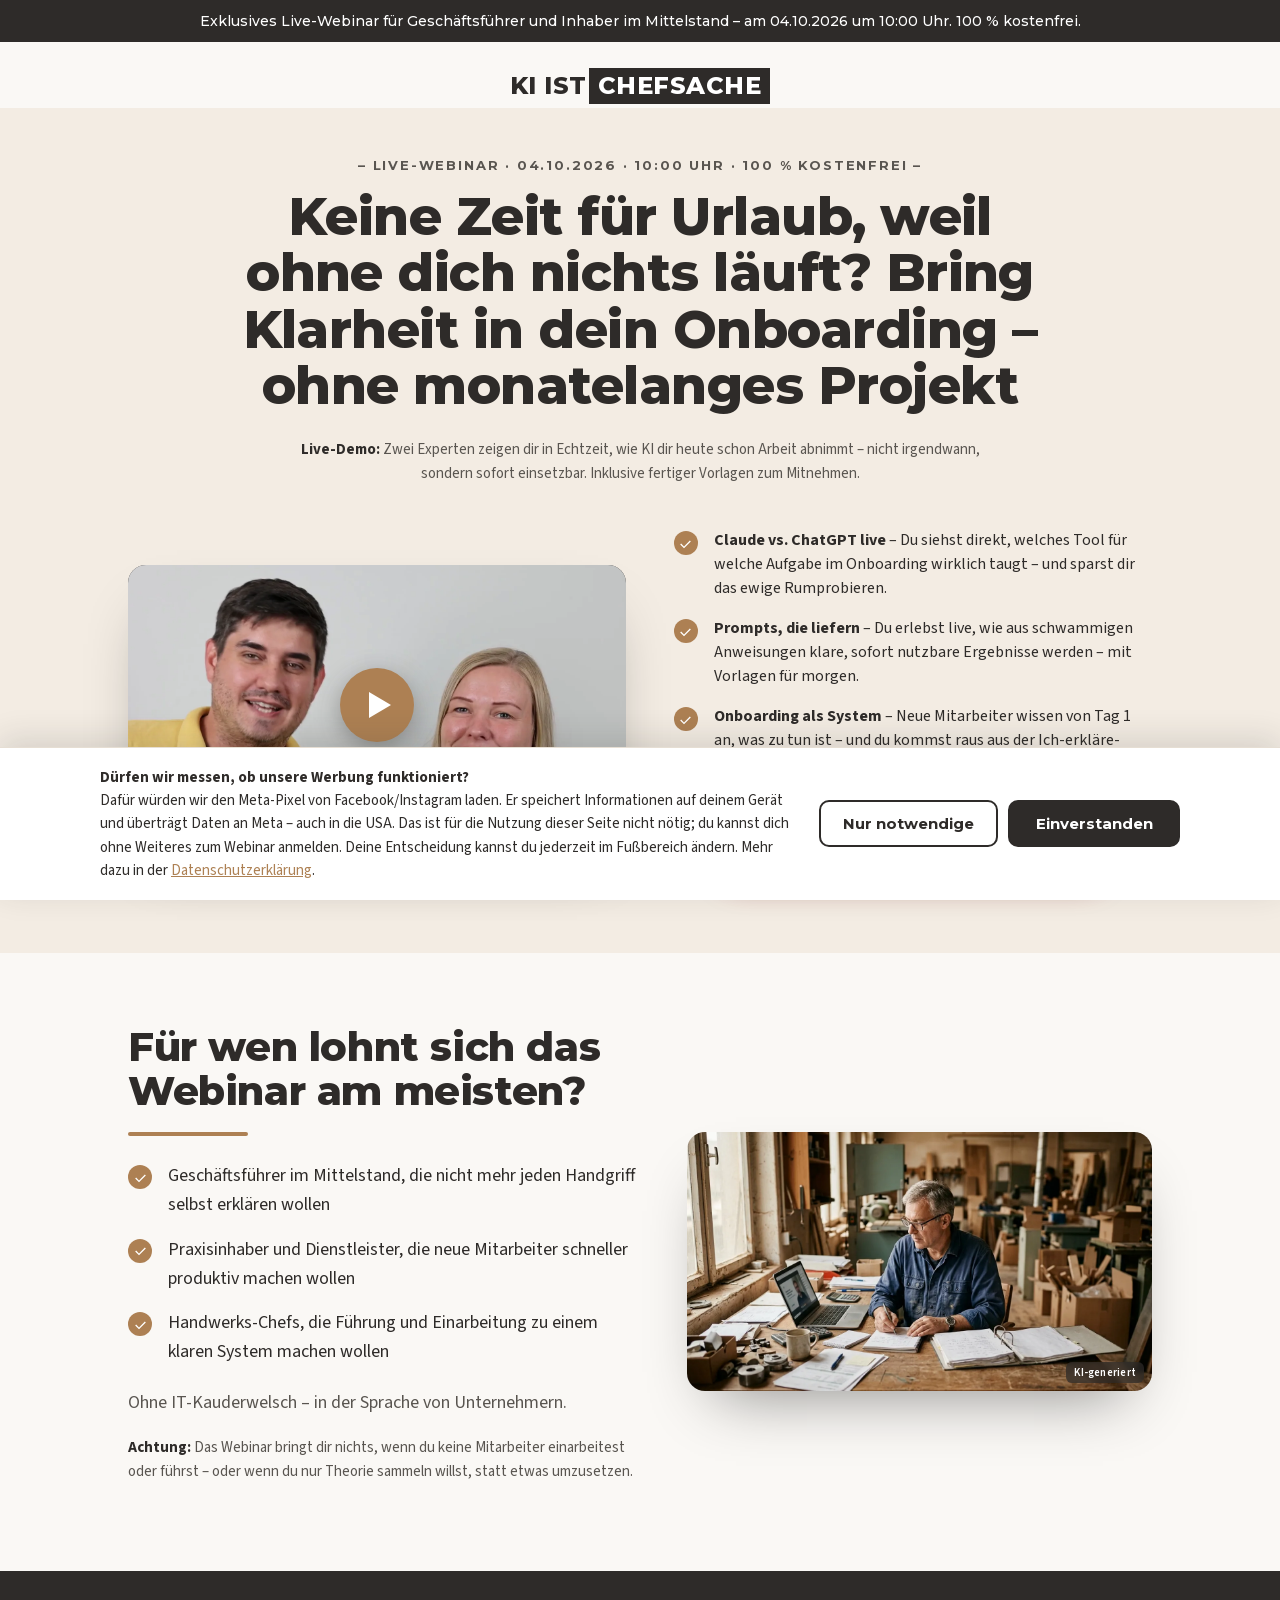
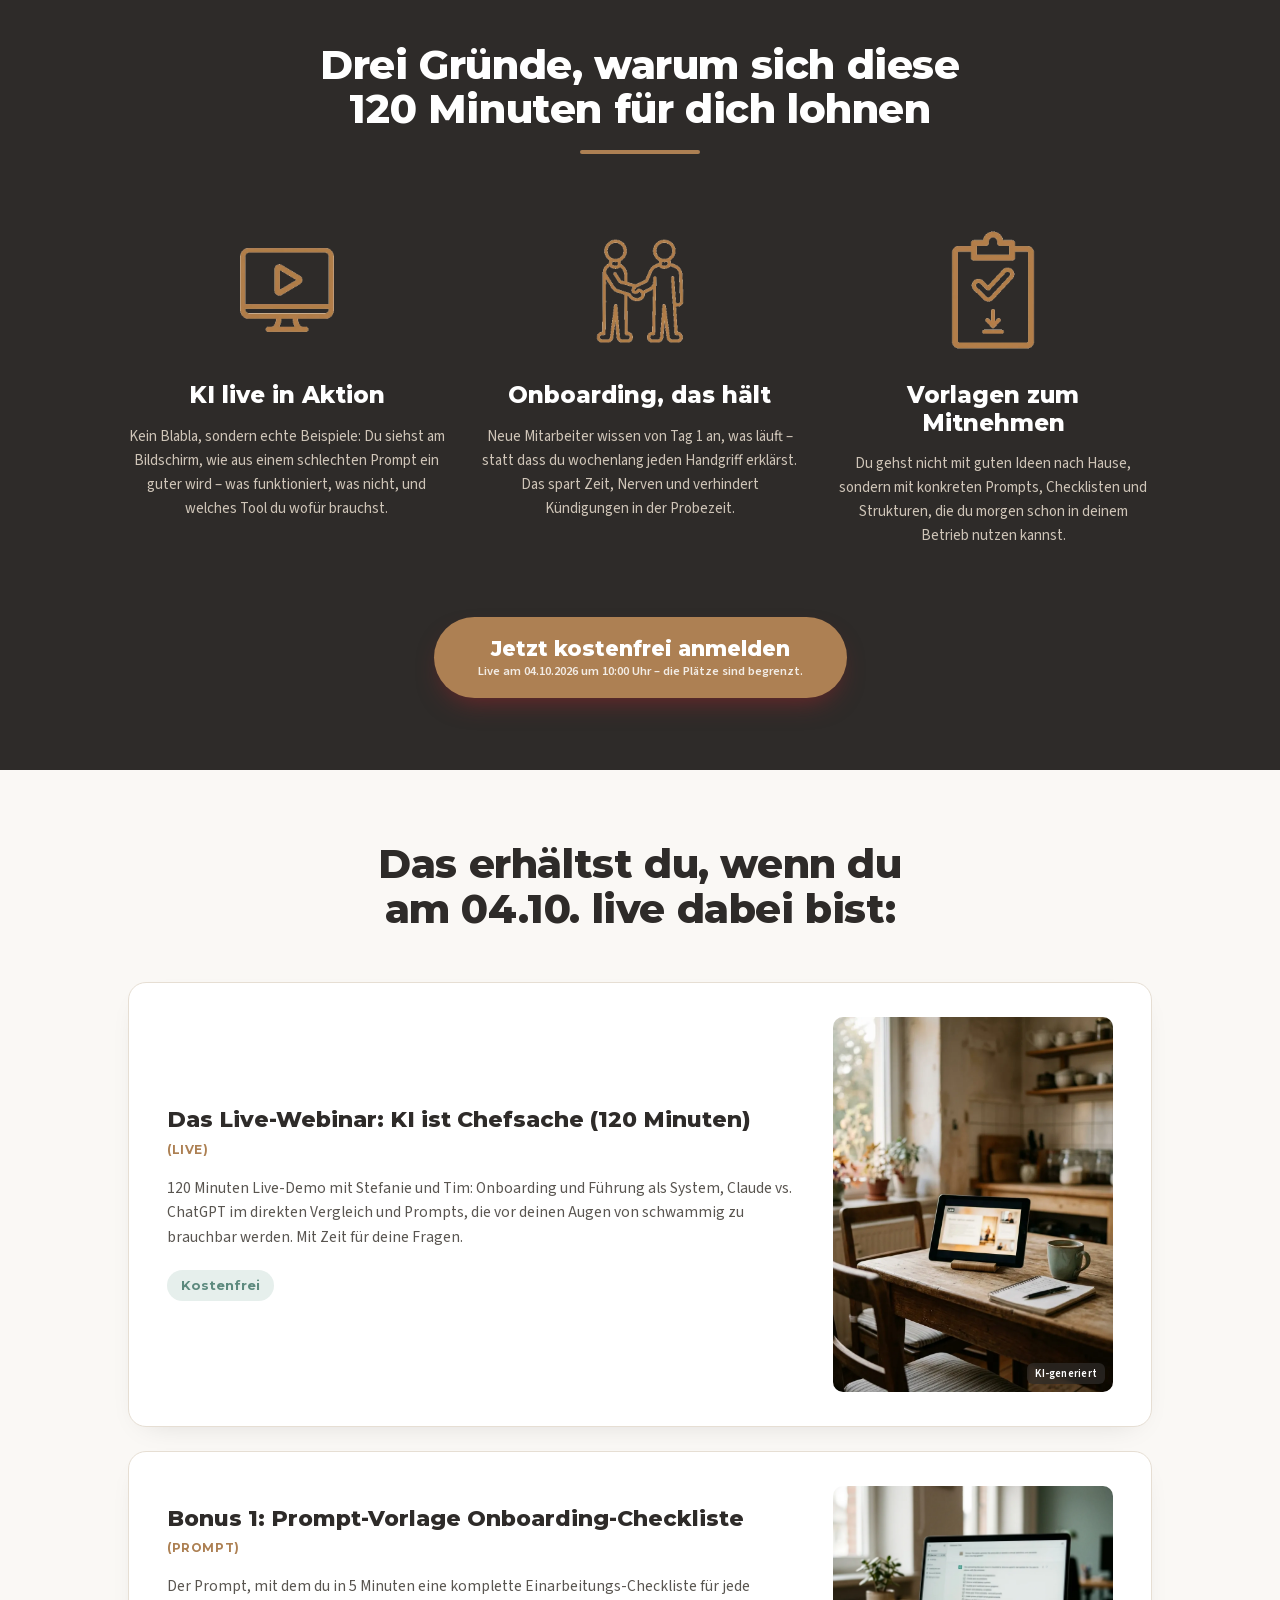
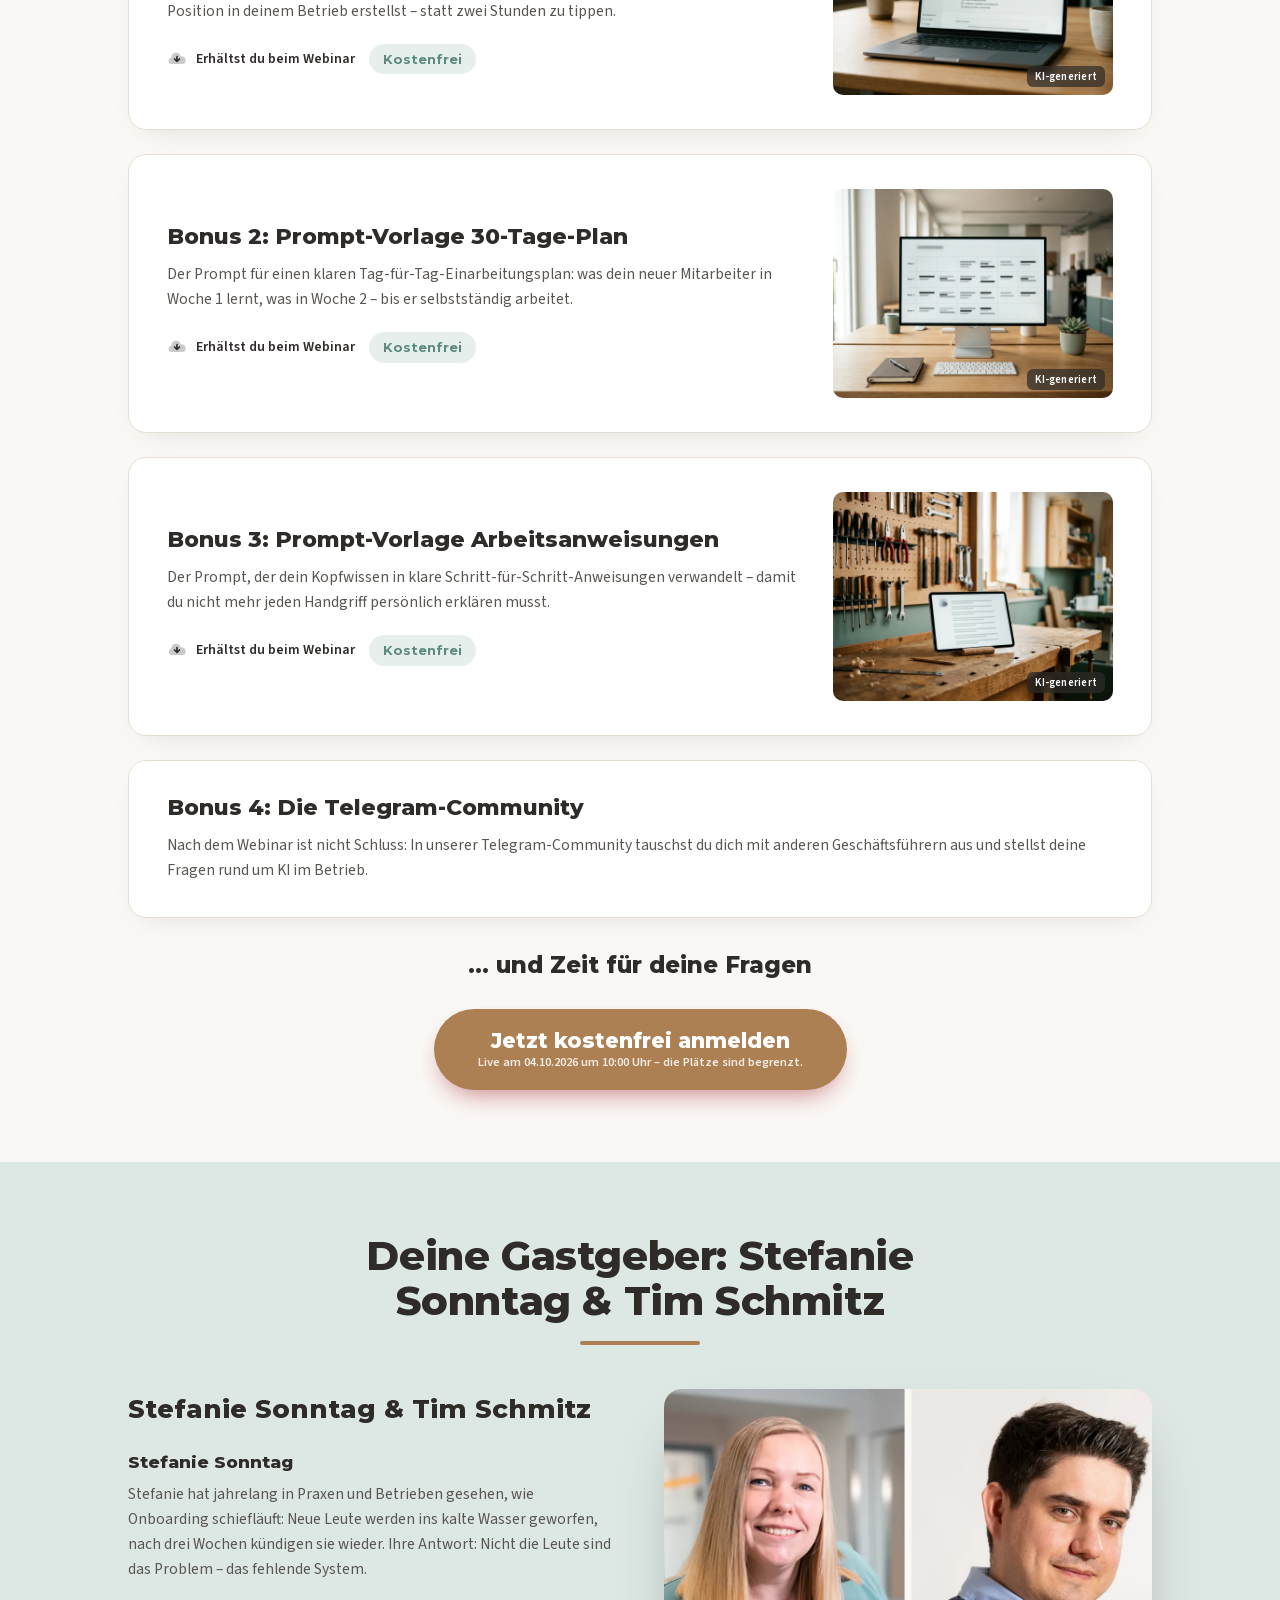
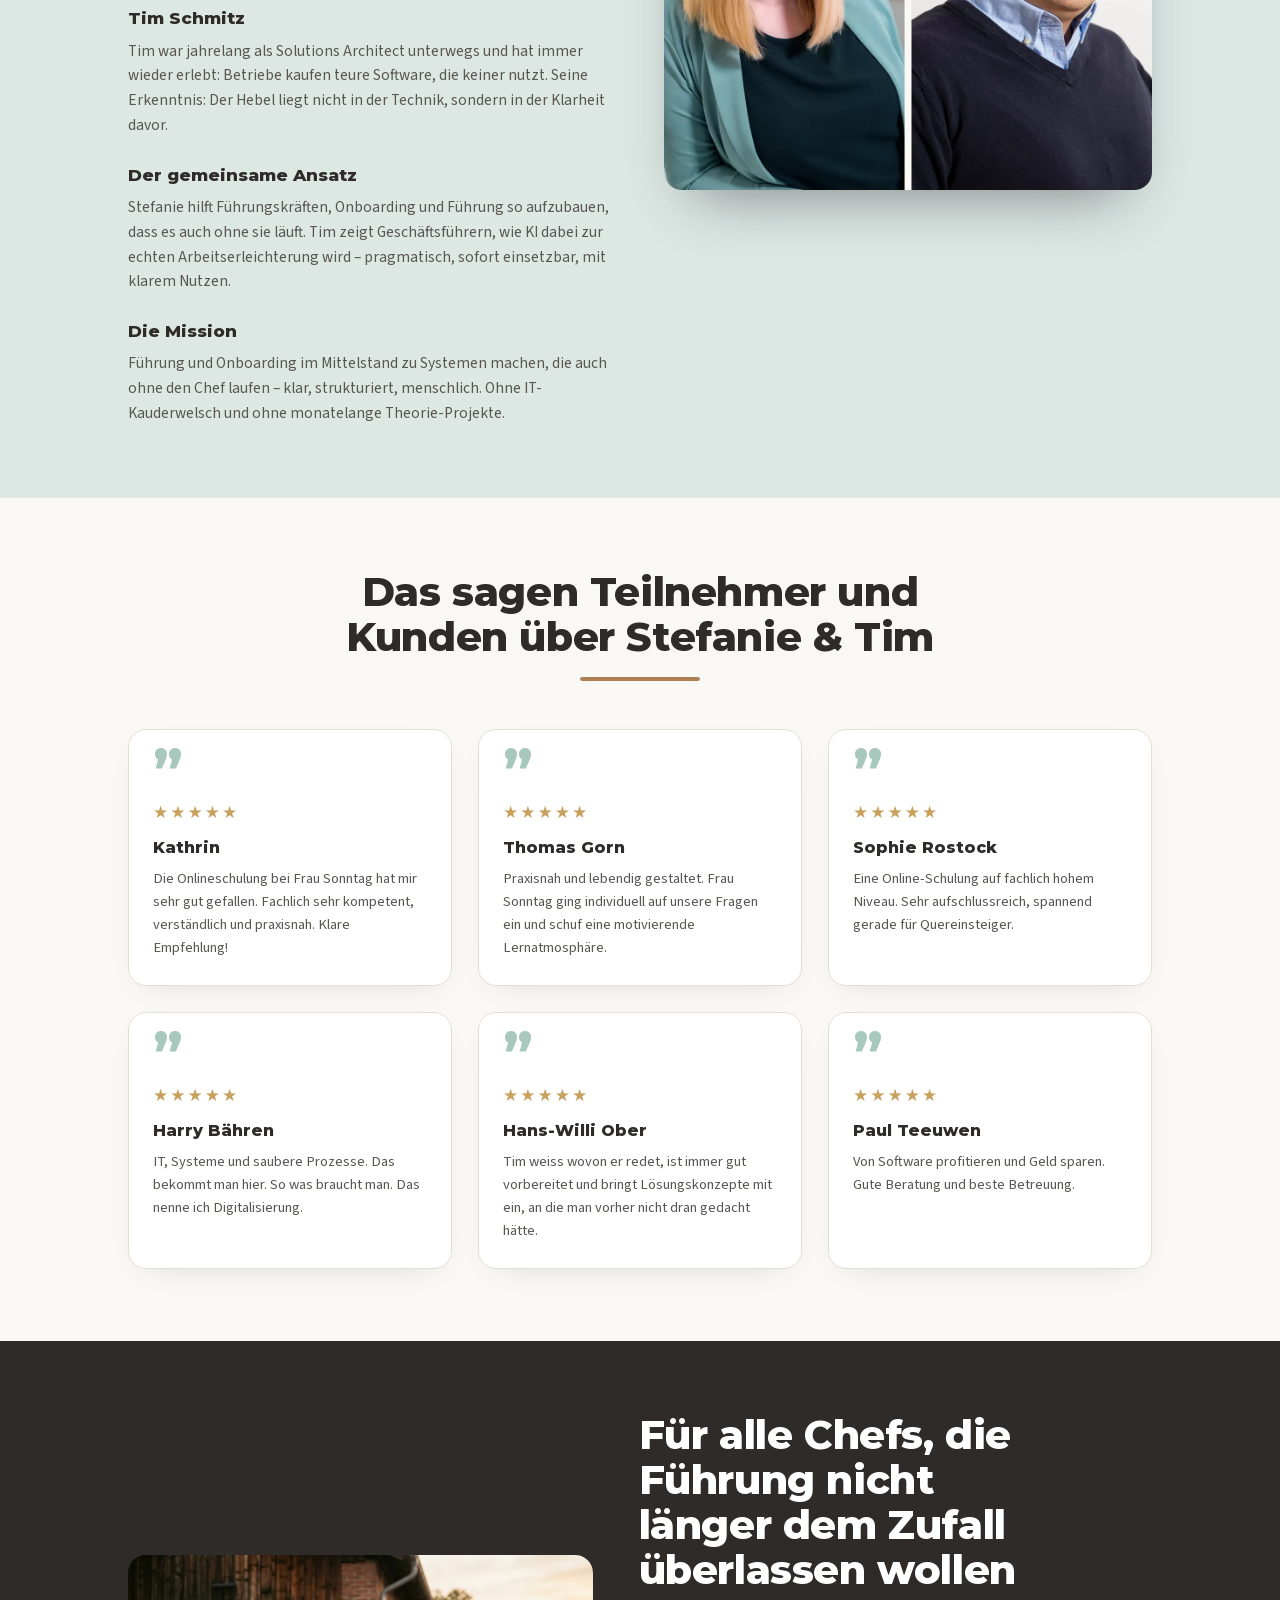
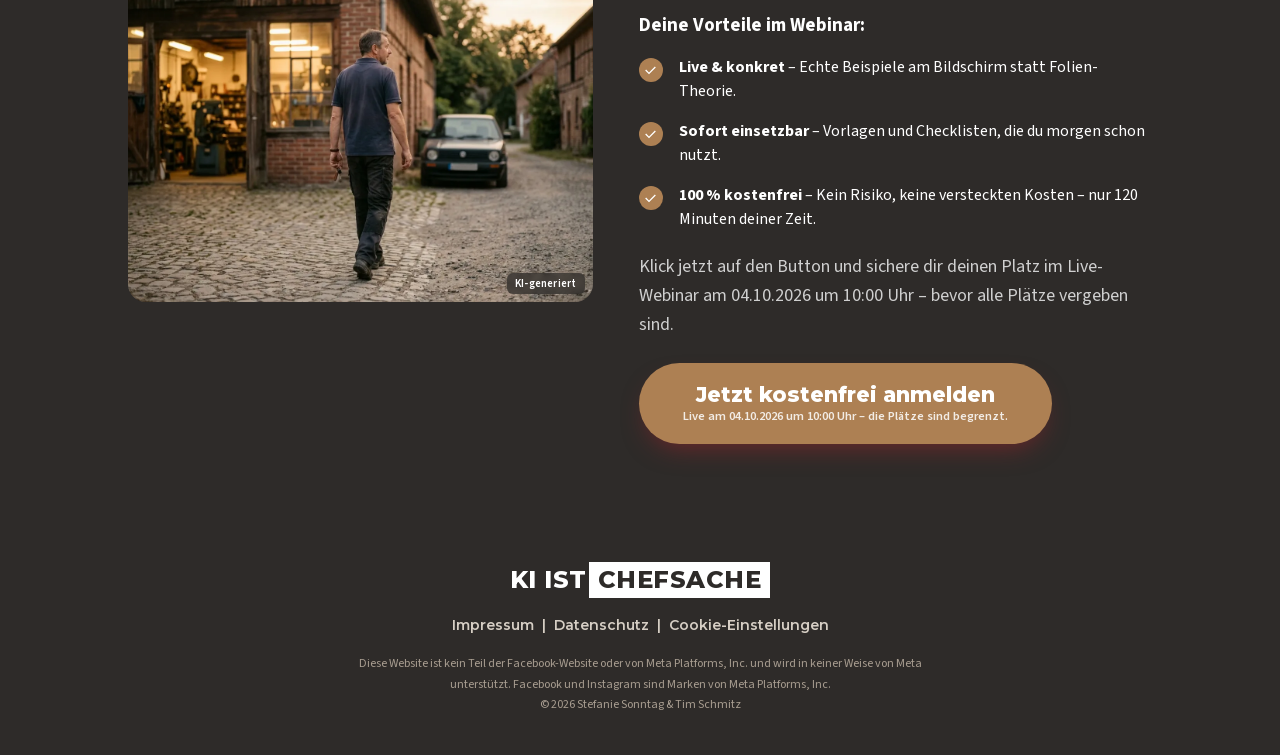
<file: index.html>
<!DOCTYPE html>
<html lang="de">
<head>
<meta charset="UTF-8"/>
<meta name="viewport" content="width=device-width, initial-scale=1.0"/>
<title>KI ist Chefsache – Live-Webinar am 04.10.2026</title>
<link rel="stylesheet" href="fonts/fonts.css"/>
<link rel="stylesheet" href="funnel.css"/>
<!-- BRAND TOKENS: per-Kunde ersetzbar ============================== -->
<style>
  :root{
    --accent: #ad8053;
    --accent-deep: #8a6440;
  }
</style>
<style id="afq-theme">
  :root{
    --ink:       #2e2b29;   /* AFQ ink        – Headlines, Fließtext-Betonung */
    --ink-soft:  #595550;   /* AFQ ink-soft   – Fließtext */
    --line:      #e6ded3;   /* warme Linie statt Neutralgrau */
    --bg:        #faf8f5;   /* AFQ paper      – warmes Off-White */
    --bg-gray:   #dde8e5;   /* AFQ teal-light – abgesetzte Abschnitte */
    --bg-black:  #2e2b29;   /* AFQ ink        – kein Schwarz im CI */
    --good:      #5d8a7e;   /* AFQ ok         – gedeckt, kein Ampelgrün */
    --radius:    18px;
  }
  /* Flächen und Töne, die funnel.css hart setzt */
  .hero{ background-color:#f3ece3; }                      /* AFQ sand */
  .badge-free{ background:#e6efec; }                      /* AFQ ok-bg */
  .site-footer{ color:#d6cec4; }
  .footer-fine{ color:#a89d90; }
  .benefit p{ color:#cfc5b8; }
  .section--black .btn-note{ color:#cfc5b8; }
  .testi-card .stars{ color:#c8a15f; }                    /* Gold entsättigt */
  .fnl-field.has-error input{ border-color:#b4694f; }     /* AFQ warn */
  .fnl-error{ color:#b4694f; }
  #ac-optin-host ._form_63 ._error,
  #ac-optin-host ._form_63 ._error-inner{ color:#b4694f !important; }
</style>
<style id="mobile-fold">
  @media (max-width:860px){
    /* .hero-head, .hero-grid und .hero-right werden aufgeloest (display:contents),
       damit Eyebrow, Headline, CTA, Live-Demo-Text, Bild und Nutzenpunkte
       gemeinsam in EINER Flex-Spalte liegen und einzeln sortierbar sind.
       Vererbte Eigenschaften (text-align:center) laufen weiter durch. */
    .hero-inner{ display:flex; flex-direction:column; gap:18px; }
    .hero-head, .hero-grid, .hero-right{ display:contents; }

    .hero-head .eyebrow      { order:1; }
    .hero-head .h1           { order:2; margin:0; }
    .hero-right .cta-block   { order:3; margin:0; }   /* <- ueber der Falz */
    .hero-head .hero-bonus   { order:4; margin:0 auto; }
    .hero-grid .media-frame  { order:5; }
    .hero-right .checks      { order:6; text-align:left; }

    /* Platz ueber dem Button sparen */
    .topbar{ font-size:12.5px; padding:9px 14px; line-height:1.45; }
    .site-header{ padding:14px 0; }
    .hero{ padding:18px 0 56px; }
    .h1{ font-size:clamp(26px,6.8vw,34px); }
    .hero-bonus{ font-size:14.5px; }
  }
  /* Kleine Telefone (iPhone SE & Co.): dort bleiben in Safari nur gut 530 px
     sichtbar, deshalb noch einmal enger. */
  @media (max-width:430px){
    .hero-inner{ gap:14px; }
    .topbar{ font-size:11.5px; padding:8px 12px; line-height:1.4; }
    .eyebrow{ font-size:11.5px; letter-spacing:.10em; }
    .h1{ font-size:clamp(24px,6.4vw,30px); }
    .hero .btn{ padding:16px 20px; }
  }
</style>
<style id="testi-tune">
  .testi-card .testi-body{ padding:24px 24px 26px; }
  .testi-card .testi-body::before{
    content:"\201D"; display:block; font-family:var(--font-head); font-weight:800;
    font-size:54px; line-height:.62; color:#a8c7bd; margin-bottom:12px;
  }
  .testi-card .stars{ margin-bottom:4px; }
</style>
</head>
<body data-screen-label="Seite 1 — Optin">

<!-- ============ ANNOUNCEMENT BAR ============ -->
<div class="topbar">Exklusives Live-Webinar für Geschäftsführer und Inhaber im Mittelstand – am 04.10.2026 um 10:00 Uhr. 100 % kostenfrei.</div>

<!-- ============ HEADER ============ -->
<header class="site-header">
  <div class="wrap center">
    <a class="brand" href="#"><span class="b1">KI IST</span><span class="b2">CHEFSACHE</span></a>
  </div>
</header>

<!-- ============ HERO ============ -->
<section class="hero">
  <div class="wrap hero-inner">
    <div class="hero-head">
      <p class="eyebrow">– Live-Webinar · 04.10.2026 · 10:00 Uhr · 100 % kostenfrei –</p>
      <h1 class="h1">Keine Zeit für Urlaub, weil ohne dich nichts läuft? Bring Klarheit in dein Onboarding – ohne monatelanges Projekt</h1>
      <span class="hero-bonus"><b>Live-Demo:</b> Zwei Experten zeigen dir in Echtzeit, wie KI dir heute schon Arbeit abnimmt – nicht irgendwann, sondern sofort einsetzbar. Inklusive fertiger Vorlagen zum Mitnehmen.</span>
    </div>

    <div class="hero-grid">
      <div class="media-frame media-shadow video-embed" data-yt="BMkcND7731k" data-yt-title="Webinar 04.10. KI ist Chefsache">
        <button type="button" class="video-embed__play" aria-label="Video abspielen: Webinar 04.10. KI ist Chefsache">
          <img src="img/video-poster.webp" alt="Stefanie Sonntag und Tim Schmitz im Ankündigungsvideo zum Webinar"/>
          <span class="video-embed__icon" aria-hidden="true"></span>
          <span class="video-embed__hint">Video starten — erst dann wird eine Verbindung zu YouTube hergestellt</span>
        </button>
      </div>

      <div class="hero-right">
        <ul class="checks fab">
          <li><b>Claude vs. ChatGPT live</b> – Du siehst direkt, welches Tool für welche Aufgabe im Onboarding wirklich taugt – und sparst dir das ewige Rumprobieren.</li>
          <li><b>Prompts, die liefern</b> – Du erlebst live, wie aus schwammigen Anweisungen klare, sofort nutzbare Ergebnisse werden – mit Vorlagen für morgen.</li>
          <li><b>Onboarding als System</b> – Neue Mitarbeiter wissen von Tag 1 an, was zu tun ist – und du kommst raus aus der Ich-erkläre-alles-selbst-Schleife.</li>
        </ul>
        <div class="cta-block">
          <a class="btn" href="seite-2-bridge.html" data-optin>Jetzt kostenfrei anmelden<small>Live am 04.10.2026 um 10:00 Uhr – die Plätze sind begrenzt.</small></a>
        </div>
      </div>
    </div>
  </div>
</section>

<!-- ============ WER PROFITIERT ============ -->
<section class="section">
  <div class="wrap">
    <div class="media-text">
      <div>
        <h2 class="h2">Für wen lohnt sich das Webinar am meisten?</h2>
        <hr class="rule rule--left"/>
        <ul class="checks" style="margin-top:26px">
          <li>Geschäftsführer im Mittelstand, die nicht mehr jeden Handgriff selbst erklären wollen</li>
          <li>Praxisinhaber und Dienstleister, die neue Mitarbeiter schneller produktiv machen wollen</li>
          <li>Handwerks-Chefs, die Führung und Einarbeitung zu einem klaren System machen wollen</li>
        </ul>
        <p class="muted" style="margin:22px 0 0">Ohne IT-Kauderwelsch – in der Sprache von Unternehmern.</p>
        <p class="note-warn" style="margin-top:18px"><b>Achtung:</b> Das Webinar bringt dir nichts, wenn du keine Mitarbeiter einarbeitest oder führst – oder wenn du nur Theorie sammeln willst, statt etwas umzusetzen.</p>
      </div>
      <div class="media-frame media-shadow">
        <img src="img/ki-profit-image.webp" alt="Werkstattinhaber verfolgt am Laptop ein Webinar und macht sich Notizen"/>
      </div>
    </div>
  </div>
</section>

<!-- ============ DREI GRÜNDE (black) ============ -->
<section class="section section--black">
  <div class="wrap">
    <div class="center" style="max-width:760px;margin:0 auto 56px">
      <h2 class="h2">Drei Gründe, warum sich diese 120 Minuten für dich lohnen</h2>
      <hr class="rule"/>
    </div>
    <div class="three-col">
      <div class="benefit">
        <div class="ico"><img src="img/icon-1-live.webp" alt=""/></div>
        <h3 class="h3">KI live in Aktion</h3>
        <p>Kein Blabla, sondern echte Beispiele: Du siehst am Bildschirm, wie aus einem schlechten Prompt ein guter wird – was funktioniert, was nicht, und welches Tool du wofür brauchst.</p>
      </div>
      <div class="benefit">
        <div class="ico"><img src="img/icon-2-onboarding.webp" alt=""/></div>
        <h3 class="h3">Onboarding, das hält</h3>
        <p>Neue Mitarbeiter wissen von Tag 1 an, was läuft – statt dass du wochenlang jeden Handgriff erklärst. Das spart Zeit, Nerven und verhindert Kündigungen in der Probezeit.</p>
      </div>
      <div class="benefit">
        <div class="ico"><img src="img/icon-3-vorlagen.webp" alt=""/></div>
        <h3 class="h3">Vorlagen zum Mitnehmen</h3>
        <p>Du gehst nicht mit guten Ideen nach Hause, sondern mit konkreten Prompts, Checklisten und Strukturen, die du morgen schon in deinem Betrieb nutzen kannst.</p>
      </div>
    </div>
    <div class="cta-block" style="margin-top:54px">
      <a class="btn" href="seite-2-bridge.html" data-optin>Jetzt kostenfrei anmelden<small>Live am 04.10.2026 um 10:00 Uhr – die Plätze sind begrenzt.</small></a>
    </div>
  </div>
</section>

<!-- ============ INHALTE / CONTENT STACK ============ -->
<section class="section">
  <div class="wrap">
    <div class="center" style="max-width:820px;margin:0 auto 50px">
      <h2 class="h2">Das erhältst du, wenn du am 04.10. live dabei bist:</h2>
    </div>

    <!-- Hauptinhalt -->
    <div class="card">
      <div class="card-row">
        <div>
          <h3 class="h3">Das Live-Webinar: KI ist Chefsache (120 Minuten)</h3>
          <span class="tag-new">(LIVE)</span>
          <p>120 Minuten Live-Demo mit Stefanie und Tim: Onboarding und Führung als System, Claude vs. ChatGPT im direkten Vergleich und Prompts, die vor deinen Augen von schwammig zu brauchbar werden. Mit Zeit für deine Fragen.</p>
          <div class="card-foot">
            <span class="badge-free">Kostenfrei</span>
          </div>
        </div>
        <div class="card-img"><img src="img/ki-content-main.webp" alt="Das Live-Webinar: KI ist Chefsache (120 Minuten)"/></div>
      </div>
    </div>

    <!-- Bonus 1 -->
    <div class="card">
      <div class="card-row">
        <div>
          <h3 class="h3">Bonus 1: Prompt-Vorlage Onboarding-Checkliste</h3>
          <span class="tag-new">(PROMPT)</span>
          <p>Der Prompt, mit dem du in 5 Minuten eine komplette Einarbeitungs-Checkliste für jede Position in deinem Betrieb erstellst – statt zwei Stunden zu tippen.</p>
          <div class="card-foot">
            <span class="access"><svg viewBox="0 0 24 24"><path d="M19 18H6a4 4 0 0 1-.6-7.95A5.5 5.5 0 0 1 16.3 9 4 4 0 0 1 19 18Z" opacity=".25"/><path d="M12 9v6m0 0 3-3m-3 3-3-3" fill="none" stroke="currentColor" stroke-width="2" stroke-linecap="round" stroke-linejoin="round"/></svg>Erhältst du beim Webinar</span>
            <span class="badge-free">Kostenfrei</span>
          </div>
        </div>
        <div class="card-img"><img src="img/ki-content-bonus1.webp" alt="Bonus 1: Prompt-Vorlage Onboarding-Checkliste"/></div>
      </div>
    </div>

    <!-- Bonus 2 (text only) -->
    <div class="card">
      <div class="card-row">
        <div>
          <h3 class="h3">Bonus 2: Prompt-Vorlage 30-Tage-Plan</h3>
          <p>Der Prompt für einen klaren Tag-für-Tag-Einarbeitungsplan: was dein neuer Mitarbeiter in Woche 1 lernt, was in Woche 2 – bis er selbstständig arbeitet.</p>
          <div class="card-foot">
            <span class="access"><svg viewBox="0 0 24 24"><path d="M19 18H6a4 4 0 0 1-.6-7.95A5.5 5.5 0 0 1 16.3 9 4 4 0 0 1 19 18Z" opacity=".25"/><path d="M12 9v6m0 0 3-3m-3 3-3-3" fill="none" stroke="currentColor" stroke-width="2" stroke-linecap="round" stroke-linejoin="round"/></svg>Erhältst du beim Webinar</span>
            <span class="badge-free">Kostenfrei</span>
          </div>
        </div>
        <div class="card-img"><img src="img/ki-bonus2-plan.webp" alt="Monitor mit einem KI-generierten Vier-Wochen-Plan"/></div>
      </div>
    </div>

    <!-- Bonus 3 (text only) -->
    <div class="card">
      <div class="card-row">
        <div>
          <h3 class="h3">Bonus 3: Prompt-Vorlage Arbeitsanweisungen</h3>
          <p>Der Prompt, der dein Kopfwissen in klare Schritt-für-Schritt-Anweisungen verwandelt – damit du nicht mehr jeden Handgriff persönlich erklären musst.</p>
          <div class="card-foot">
            <span class="access"><svg viewBox="0 0 24 24"><path d="M19 18H6a4 4 0 0 1-.6-7.95A5.5 5.5 0 0 1 16.3 9 4 4 0 0 1 19 18Z" opacity=".25"/><path d="M12 9v6m0 0 3-3m-3 3-3-3" fill="none" stroke="currentColor" stroke-width="2" stroke-linecap="round" stroke-linejoin="round"/></svg>Erhältst du beim Webinar</span>
            <span class="badge-free">Kostenfrei</span>
          </div>
        </div>
        <div class="card-img"><img src="img/ki-bonus3-anweisungen.webp" alt="Tablet auf einer Werkbank mit einer KI-generierten Schritt-fuer-Schritt-Anleitung"/></div>
      </div>
    </div>
    <!-- Bonus 4 (text only, per apply-webinar-patch.mjs) -->
    <div class="card">
      <div class="card-row no-img">
        <div>
          <h3 class="h3">Bonus 4: Die Telegram-Community</h3>
          <p>Nach dem Webinar ist nicht Schluss: In unserer Telegram-Community tauschst du dich mit anderen Geschäftsführern aus und stellst deine Fragen rund um KI im Betrieb.</p>
        </div>
      </div>
    </div>


    <p class="center h3" style="margin:34px 0 30px">… und Zeit für deine Fragen</p>
    <div class="cta-block">
      <a class="btn" href="seite-2-bridge.html" data-optin>Jetzt kostenfrei anmelden<small>Live am 04.10.2026 um 10:00 Uhr – die Plätze sind begrenzt.</small></a>
    </div>
  </div>
</section>

<!-- ============ ÜBER DIE GRÜNDER ============ -->
<section class="section section--gray">
  <div class="wrap">
    <div class="center" style="margin-bottom:44px">
      <h2 class="h2">Deine Gastgeber: Stefanie Sonntag & Tim Schmitz</h2>
      <hr class="rule"/>
    </div>
    <div class="two-col" style="align-items:start">
      <div>
        <p class="founder-name">Stefanie Sonntag & Tim Schmitz</p>
        <div class="founder-block">
          <h4>Stefanie Sonntag</h4>
          <p>Stefanie hat jahrelang in Praxen und Betrieben gesehen, wie Onboarding schiefläuft: Neue Leute werden ins kalte Wasser geworfen, nach drei Wochen kündigen sie wieder. Ihre Antwort: Nicht die Leute sind das Problem – das fehlende System.</p>
        </div>
        <div class="founder-block">
          <h4>Tim Schmitz</h4>
          <p>Tim war jahrelang als Solutions Architect unterwegs und hat immer wieder erlebt: Betriebe kaufen teure Software, die keiner nutzt. Seine Erkenntnis: Der Hebel liegt nicht in der Technik, sondern in der Klarheit davor.</p>
        </div>
        <div class="founder-block">
          <h4>Der gemeinsame Ansatz</h4>
          <p>Stefanie hilft Führungskräften, Onboarding und Führung so aufzubauen, dass es auch ohne sie läuft. Tim zeigt Geschäftsführern, wie KI dabei zur echten Arbeitserleichterung wird – pragmatisch, sofort einsetzbar, mit klarem Nutzen.</p>
        </div>
        <div class="founder-block">
          <h4>Die Mission</h4>
          <p>Führung und Onboarding im Mittelstand zu Systemen machen, die auch ohne den Chef laufen – klar, strukturiert, menschlich. Ohne IT-Kauderwelsch und ohne monatelange Theorie-Projekte.</p>
        </div>
      </div>
      <div class="media-frame media-shadow">
        <img src="img/founder-photo.webp" alt="Stefanie Sonntag & Tim Schmitz"/>
      </div>
    </div>
  </div>
</section>

<!-- ============ FINAL CTA (black) ============ -->
<!-- ============ TESTIMONIALS (per apply-webinar-patch.mjs; das Template hat auf Seite 1 keine) ============ -->
<section class="section" id="testi-p1">
  <div class="wrap">
    <div class="sec-intro"><h2 class="h2">Das sagen Teilnehmer und Kunden über Stefanie & Tim</h2><hr class="rule"/></div>
    <div class="testi-grid">
      <div class="testi-card">
        <div class="testi-body"><div class="stars">★★★★★</div><p class="testi-name">Kathrin</p><p class="testi-text">Die Onlineschulung bei Frau Sonntag hat mir sehr gut gefallen. Fachlich sehr kompetent, verständlich und praxisnah. Klare Empfehlung!</p></div>
      </div>
      <div class="testi-card">
        <div class="testi-body"><div class="stars">★★★★★</div><p class="testi-name">Thomas Gorn</p><p class="testi-text">Praxisnah und lebendig gestaltet. Frau Sonntag ging individuell auf unsere Fragen ein und schuf eine motivierende Lernatmosphäre.</p></div>
      </div>
      <div class="testi-card">
        <div class="testi-body"><div class="stars">★★★★★</div><p class="testi-name">Sophie Rostock</p><p class="testi-text">Eine Online-Schulung auf fachlich hohem Niveau. Sehr aufschlussreich, spannend gerade für Quereinsteiger.</p></div>
      </div>
      <div class="testi-card">
        <div class="testi-body"><div class="stars">★★★★★</div><p class="testi-name">Harry Bähren</p><p class="testi-text">IT, Systeme und saubere Prozesse. Das bekommt man hier. So was braucht man. Das nenne ich Digitalisierung.</p></div>
      </div>
      <div class="testi-card">
        <div class="testi-body"><div class="stars">★★★★★</div><p class="testi-name">Hans-Willi Ober</p><p class="testi-text">Tim weiss wovon er redet, ist immer gut vorbereitet und bringt Lösungskonzepte mit ein, an die man vorher nicht dran gedacht hätte.</p></div>
      </div>
      <div class="testi-card">
        <div class="testi-body"><div class="stars">★★★★★</div><p class="testi-name">Paul Teeuwen</p><p class="testi-text">Von Software profitieren und Geld sparen. Gute Beratung und beste Betreuung.</p></div>
      </div>
    </div>
  </div>
</section>

<section class="section section--black">
  <div class="wrap">
    <div class="media-text flip">
      <div class="media-frame">
        <img src="img/ki-finalcta-media.webp" alt="Betriebsinhaber schliesst am Abend seine Werkstatt ab und geht zum Auto"/>
      </div>
      <div>
        <h2 class="h2">Für alle Chefs, die Führung nicht länger dem Zufall überlassen wollen</h2>
        <p class="lead" style="color:#cfcfcf;margin:18px 0 8px"><b style="color:#fff">Deine Vorteile im Webinar:</b></p>
        <ul class="checks fab" style="margin-top:14px">
          <li><b>Live & konkret</b> – Echte Beispiele am Bildschirm statt Folien-Theorie.</li>
          <li><b>Sofort einsetzbar</b> – Vorlagen und Checklisten, die du morgen schon nutzt.</li>
          <li><b>100 % kostenfrei</b> – Kein Risiko, keine versteckten Kosten – nur 120 Minuten deiner Zeit.</li>
        </ul>
        <p style="color:#cfcfcf;margin:22px 0 24px">Klick jetzt auf den Button und sichere dir deinen Platz im Live-Webinar am 04.10.2026 um 10:00 Uhr – bevor alle Plätze vergeben sind.</p>
        <div class="cta-block" style="text-align:left">
          <a class="btn" href="seite-2-bridge.html" data-optin>Jetzt kostenfrei anmelden<small>Live am 04.10.2026 um 10:00 Uhr – die Plätze sind begrenzt.</small></a>
        </div>
      </div>
    </div>
  </div>
</section>

<!-- ============ FOOTER ============ -->
<footer class="site-footer">
  <div class="wrap">
    <a class="brand" href="#"><span class="b1">KI IST</span><span class="b2">CHEFSACHE</span></a>
    <div class="footer-links"><a href="impressum.html">Impressum</a> &nbsp;|&nbsp; <a href="datenschutz.html">Datenschutz</a></div>
    <p class="footer-fine">Diese Website ist kein Teil der Facebook-Website oder von Meta Platforms, Inc. und wird in keiner Weise von Meta unterstützt. Facebook und Instagram sind Marken von Meta Platforms, Inc.<br/>© 2026 Stefanie Sonntag & Tim Schmitz</p>
  </div>
</footer>


<script>
window.FUNNEL = { optin: {
  headline: "Fast geschafft – wohin dürfen wir deinen Zugangslink senden?",
  subtext: "Trag dich ein und du bekommst Zugangslink und Erinnerung per E-Mail.",
  nameLabel: "Dein Vorname",
  namePlaceholder: "Vorname",
  emailLabel: "Deine beste E-Mail-Adresse",
  emailPlaceholder: "name@beispiel.de",
  submitLabel: "Jetzt Platz sichern",
  privacyNote: "100 % kostenfrei · Jederzeit abbestellbar",
  action: "",
  redirect: "seite-2-bridge.html"
} };
</script>
<script src="funnel.js"></script>
<!-- ActiveCampaign-Optin (Formular 63) — per apply-webinar-patch.mjs -->
<style>
  #ac-optin-host[hidden]{ display:none; }
  .fnl-overlay .fnl-modal{ max-height:92vh; overflow-y:auto; }
  #ac-optin-host ._form_63{ margin:0 !important; }
  #ac-optin-host ._form_63 ._form-title,
  #ac-optin-host ._form_63 ._form-branding{ display:none !important; }
  /* ÜBERGANGSLÖSUNG: Der erste Block des AC-Formulars ist ein Freitext-Element und
     enthält aktuell die Beschreibung eines ANDEREN Angebots ("Konsequenzen"-Guide).
     Er wird ausgeblendet, weil die Überschrift des Modals die Aufgabe übernimmt.
     Sobald der Text in ActiveCampaign auf das Webinar umgeschrieben ist: Regel löschen. */
  #ac-optin-host ._form_63 ._form-content > ._form_element:first-child{ display:none !important; }
  #ac-optin-host ._form_63 form,
  #ac-optin-host ._form_63 ._form-content{ margin:0 !important; padding:0 !important; width:100% !important; }
  #ac-optin-host ._form_63 input[type=text],
  #ac-optin-host ._form_63 input[type=email]{ width:100% !important; box-sizing:border-box !important; }
  #ac-optin-host ._form_63 button[type=submit],
  #ac-optin-host ._form_63 ._submit{ width:100% !important; background:var(--accent) !important; }
</style>
<div id="ac-optin-host" hidden><div class="_form_63"></div></div>
<script src="https://akademie-quereinsteiger.activehosted.com/f/embed.php?id=63" charset="utf-8"></script>
<style id="video-embed">
  .video-embed{ position:relative; aspect-ratio:16/9; background:#2e2b29; }
  .video-embed__play{ position:absolute; inset:0; display:block; width:100%; padding:0;
    margin:0; border:0; background:none; cursor:pointer; font:inherit; color:inherit; }
  .video-embed__play img{ width:100%; height:100%; object-fit:cover; display:block; }
  .video-embed__icon{ position:absolute; left:50%; top:50%; transform:translate(-50%,-50%);
    width:74px; height:74px; border-radius:50%; background:var(--accent);
    box-shadow:0 8px 26px rgba(46,43,41,.4); display:grid; place-items:center;
    transition:transform .2s ease, background .2s ease; }
  .video-embed__icon::before{ content:""; width:0; height:0; margin-left:6px; border-style:solid;
    border-width:13px 0 13px 22px; border-color:transparent transparent transparent #fff; }
  .video-embed__play:hover .video-embed__icon,
  .video-embed__play:focus-visible .video-embed__icon{ transform:translate(-50%,-50%) scale(1.07); background:var(--accent-deep); }
  .video-embed__hint{ position:absolute; left:0; right:0; bottom:0; padding:26px 14px 10px;
    font-size:12px; line-height:1.35; color:#fff; text-align:center;
    background:linear-gradient(transparent, rgba(46,43,41,.88)); }
  .video-embed iframe{ position:absolute; inset:0; width:100%; height:100%; border:0; }
  @media (max-width:600px){
    .video-embed__icon{ width:60px; height:60px; }
    .video-embed__hint{ font-size:11px; }
  }
</style>
<script>
(function () {
  "use strict";
  // Alle Videos der Seite — Hero auf Seite 1, Danke-Video auf Seite 2.
  Array.prototype.forEach.call(document.querySelectorAll(".video-embed[data-yt]"), function (box) {
    var btn = box.querySelector(".video-embed__play");
    if (!btn) return;
    btn.addEventListener("click", function () {
      var f = document.createElement("iframe");
      // nocookie-Domain + autoplay, weil der Klick die bewusste Zustimmung ist.
      // cc_load_policy=0: Die Untertitel sind fest ins Video eingebrannt — ohne das
      // legt der Player bei Zuschauern mit aktivierten Auto-Untertiteln eine ZWEITE
      // Textzeile darueber.
      f.src = "https://www.youtube-nocookie.com/embed/" + box.dataset.yt + "?autoplay=1&rel=0&cc_load_policy=0";
      f.title = box.dataset.ytTitle || "Video";
      f.allow = "accelerometer; autoplay; clipboard-write; encrypted-media; gyroscope; picture-in-picture; web-share";
      f.referrerPolicy = "strict-origin-when-cross-origin";
      f.allowFullscreen = true;
      box.textContent = "";
      box.appendChild(f);
    });
  });
})();
</script>
<style id="ki-label">
  .ki-wrap{ position:relative; }
  .ki-badge{
    position:absolute; right:8px; bottom:8px; z-index:2; pointer-events:none;
    font-family:var(--font-body); font-size:11px; line-height:1; font-weight:600;
    letter-spacing:.02em; color:#fff; background:rgba(46,43,41,.72);
    padding:5px 8px; border-radius:6px; backdrop-filter:blur(2px);
  }
  .hero > .ki-badge{ right:14px; bottom:14px; }
  @media (max-width:600px){ .ki-badge{ font-size:10px; padding:4px 6px; } }
</style>
<script>
(function () {
  "use strict";
  var TEXT = "KI-generiert";
  function badge() { var b = document.createElement("span"); b.className = "ki-badge"; b.textContent = TEXT; return b; }

  // <img src="img/ki-…">: Elternelement wird zum Anker, Label oben drauf.
  Array.prototype.forEach.call(document.querySelectorAll('img[src*="img/ki-"]'), function (img) {
    var host = img.parentElement;
    if (!host || host.querySelector(".ki-badge")) return;
    host.classList.add("ki-wrap");
    host.appendChild(badge());
    var alt = img.getAttribute("alt") || "";
    if (alt.indexOf(TEXT) === -1) img.setAttribute("alt", (alt ? alt + " " : "") + "(" + TEXT + ")");
  });

  // Hero: das Bild haengt als CSS-Hintergrund an der Sektion, es gibt kein <img>.
  Array.prototype.forEach.call(document.querySelectorAll(".hero"), function (sec) {
    if (sec.querySelector(":scope > .ki-badge")) return;
    var bg = sec.style.backgroundImage || "";
    if (bg.indexOf("img/ki-") === -1) return;
    sec.appendChild(badge());
  });
})();
</script>
<style id="meta-consent-style">
  .cc-bar{
    position:fixed; left:0; right:0; bottom:0; z-index:9999;
    background:#fff; border-top:1px solid var(--line,#e6ded3);
    box-shadow:0 -8px 30px rgba(46,43,41,.14);
    padding:18px 20px calc(18px + env(safe-area-inset-bottom));
    display:none;
  }
  .cc-bar.is-open{ display:block; }
  .cc-inner{ max-width:1080px; margin:0 auto; display:grid; grid-template-columns:1fr auto; gap:20px; align-items:center; }
  .cc-text{ font-family:var(--font-body); color:var(--ink,#2e2b29); font-size:15px; line-height:1.55; margin:0; }
  .cc-text strong{ font-weight:700; }
  .cc-text a{ color:var(--accent,#ad8053); text-decoration:underline; }
  .cc-actions{ display:flex; gap:10px; flex-wrap:wrap; }
  .cc-btn{
    font-family:var(--font-head,inherit); font-weight:700; font-size:15px; line-height:1;
    padding:14px 22px; border-radius:10px; cursor:pointer; min-width:172px; text-align:center;
    border:2px solid var(--ink,#2e2b29);
  }
  .cc-btn--deny{ background:#fff; color:var(--ink,#2e2b29); }
  .cc-btn--allow{ background:var(--ink,#2e2b29); color:#fff; }
  .cc-btn:hover{ opacity:.88; }
  .cc-revoke{ cursor:pointer; }
  @media (max-width:820px){
    .cc-inner{ grid-template-columns:1fr; gap:14px; }
    .cc-actions{ display:grid; grid-template-columns:1fr 1fr; }
    .cc-btn{ min-width:0; padding:14px 10px; }
    .cc-text{ font-size:14px; }
  }
</style>
<script id="meta-consent">
(function () {
  "use strict";
  var KEY = "afq-consent-v1";
  var PIXEL = "1532765308619289";
  var EXTRA = null;

  function read() { try { return localStorage.getItem(KEY); } catch (e) { return null; } }
  function write(v) { try { localStorage.setItem(KEY, v + "|" + new Date().toISOString()); } catch (e) {} }
  function granted() { var v = read(); return v && v.indexOf("granted") === 0; }

  // --- Meta-Pixel. Wird ausschliesslich von hier aus geladen. ---------
  var loaded = false;
  function loadPixel() {
    if (loaded) return;
    loaded = true;
    !function (f, b, e, v, n, t, s) {
      if (f.fbq) return; n = f.fbq = function () { n.callMethod ? n.callMethod.apply(n, arguments) : n.queue.push(arguments) };
      if (!f._fbq) f._fbq = n; n.push = n; n.loaded = !0; n.version = "2.0";
      n.queue = []; t = b.createElement(e); t.async = !0;
      t.src = v; s = b.getElementsByTagName(e)[0]; s.parentNode.insertBefore(t, s)
    }(window, document, "script", "https://connect.facebook.net/en_US/fbevents.js");
    // Automatische Ereigniserkennung abschalten. Ohne das meldet der Pixel von sich
    // aus jeden Button-Klick (auch den auf "Nur notwendige") und liest per
    // Automatic Advanced Matching Formularfelder aus — beim Optin-Formular waere
    // das die E-Mail-Adresse des Besuchers. Erhoben wird ausschliesslich, was
    // unten explizit getrackt wird; genau das steht so in der Datenschutzerklaerung.
    fbq("set", "autoConfig", false, PIXEL);
    fbq("init", PIXEL);
    fbq("track", "PageView");
    // Conversion-Event nur einmal je Sitzung — ein Reload der Danke-Seite
    // soll die Anmeldung nicht doppelt zaehlen.
    if (EXTRA) {
      var once = "afq-ev-" + EXTRA;
      var fired = false;
      try { fired = sessionStorage.getItem(once) === "1"; } catch (e) {}
      if (!fired) {
        fbq("track", EXTRA);
        try { sessionStorage.setItem(once, "1"); } catch (e) {}
      }
    }
  }

  function revokePixel() {
    if (window.fbq) { try { fbq("consent", "revoke"); } catch (e) {} }
    // Bereits gesetzte Meta-Cookies entfernen (Domain und uebergeordnete Domain).
    var host = location.hostname.split(".");
    var domains = [""];
    for (var i = 0; i < host.length - 1; i++) domains.push("; domain=." + host.slice(i).join("."));
    ["_fbp", "_fbc"].forEach(function (c) {
      domains.forEach(function (d) {
        document.cookie = c + "=; expires=Thu, 01 Jan 1970 00:00:00 GMT; path=/" + d;
      });
    });
  }

  // --- Banner ---------------------------------------------------------
  var bar = null;
  function build() {
    if (bar) return bar;
    bar = document.createElement("div");
    bar.className = "cc-bar";
    bar.setAttribute("role", "dialog");
    bar.setAttribute("aria-live", "polite");
    bar.setAttribute("aria-label", "Hinweis zum Datenschutz");
    bar.innerHTML =
      '<div class="cc-inner">' +
        '<p class="cc-text"><strong>Dürfen wir messen, ob unsere Werbung funktioniert?</strong><br/>' +
        'Dafür würden wir den Meta-Pixel von Facebook/Instagram laden. Er speichert Informationen auf ' +
        'deinem Gerät und überträgt Daten an Meta – auch in die USA. Das ist für die Nutzung dieser Seite ' +
        'nicht nötig; du kannst dich ohne Weiteres zum Webinar anmelden. Deine Entscheidung kannst du ' +
        'jederzeit im Fußbereich ändern. Mehr dazu in der ' +
        '<a href="datenschutz.html">Datenschutzerklärung</a>.</p>' +
        '<div class="cc-actions">' +
          '<button type="button" class="cc-btn cc-btn--deny">Nur notwendige</button>' +
          '<button type="button" class="cc-btn cc-btn--allow">Einverstanden</button>' +
        '</div>' +
      '</div>';
    bar.querySelector(".cc-btn--allow").addEventListener("click", function () {
      write("granted"); hide(); loadPixel();
    });
    bar.querySelector(".cc-btn--deny").addEventListener("click", function () {
      write("denied"); hide(); revokePixel();
    });
    document.body.appendChild(bar);
    return bar;
  }
  function show() { build().classList.add("is-open"); }
  function hide() { if (bar) bar.classList.remove("is-open"); }

  // Widerruf-/Aenderungs-Link in die Footer-Zeile haengen.
  function addFooterLink() {
    Array.prototype.forEach.call(document.querySelectorAll(".footer-links"), function (f) {
      if (f.querySelector(".cc-revoke")) return;
      f.appendChild(document.createTextNode("\u00a0 | \u00a0"));
      var a = document.createElement("a");
      a.href = "#";
      a.className = "cc-revoke";
      a.textContent = "Cookie-Einstellungen";
      a.addEventListener("click", function (e) { e.preventDefault(); show(); });
      f.appendChild(a);
    });
  }

  function init() {
    addFooterLink();
    if (granted()) loadPixel();
    else if (!read()) show();
    // Ablehnung liegt vor: bei jedem Aufruf aufraeumen. Ein _fbp kann noch von
    // einer frueheren Zustimmung stammen oder von einer anderen Subdomain gesetzt
    // worden sein — der Widerruf soll auch dann greifen.
    else revokePixel();
  }
  if (document.readyState === "loading") document.addEventListener("DOMContentLoaded", init);
  else init();
})();
</script>
</body>
</html>
</file>
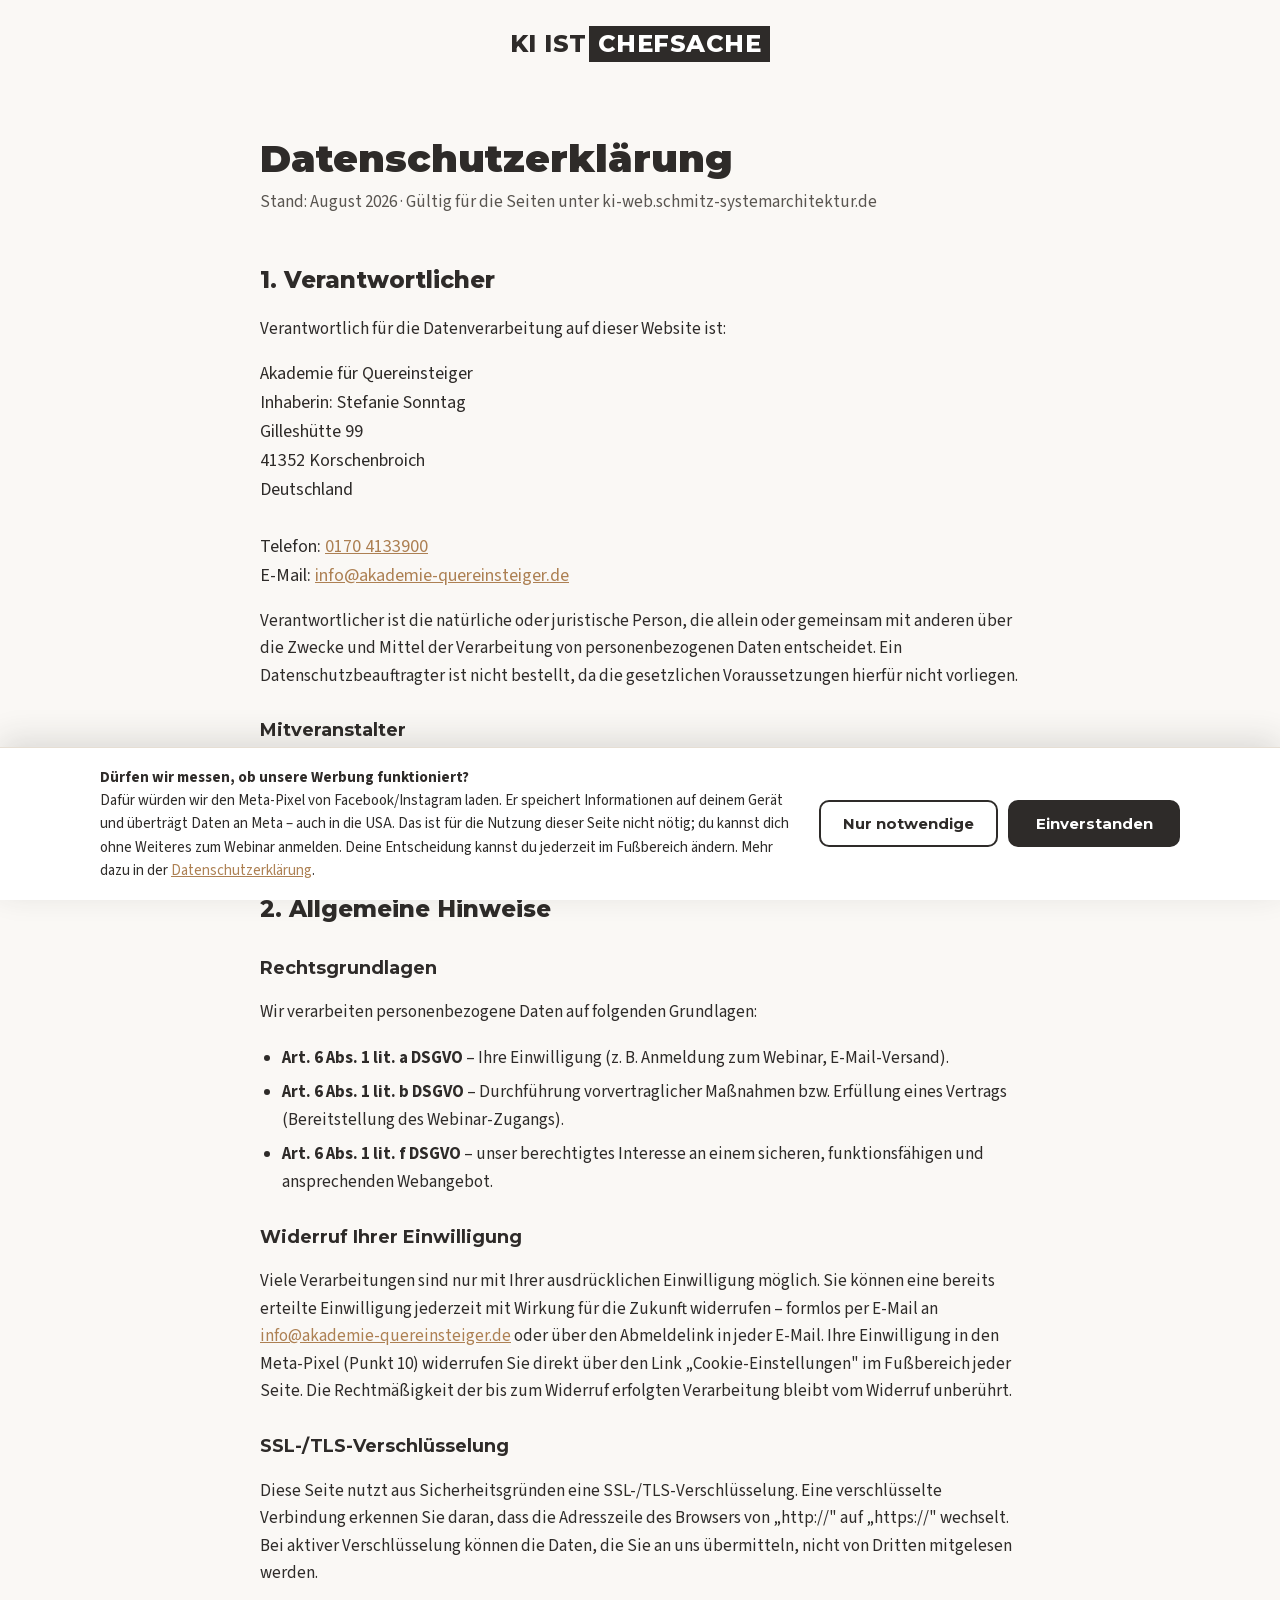
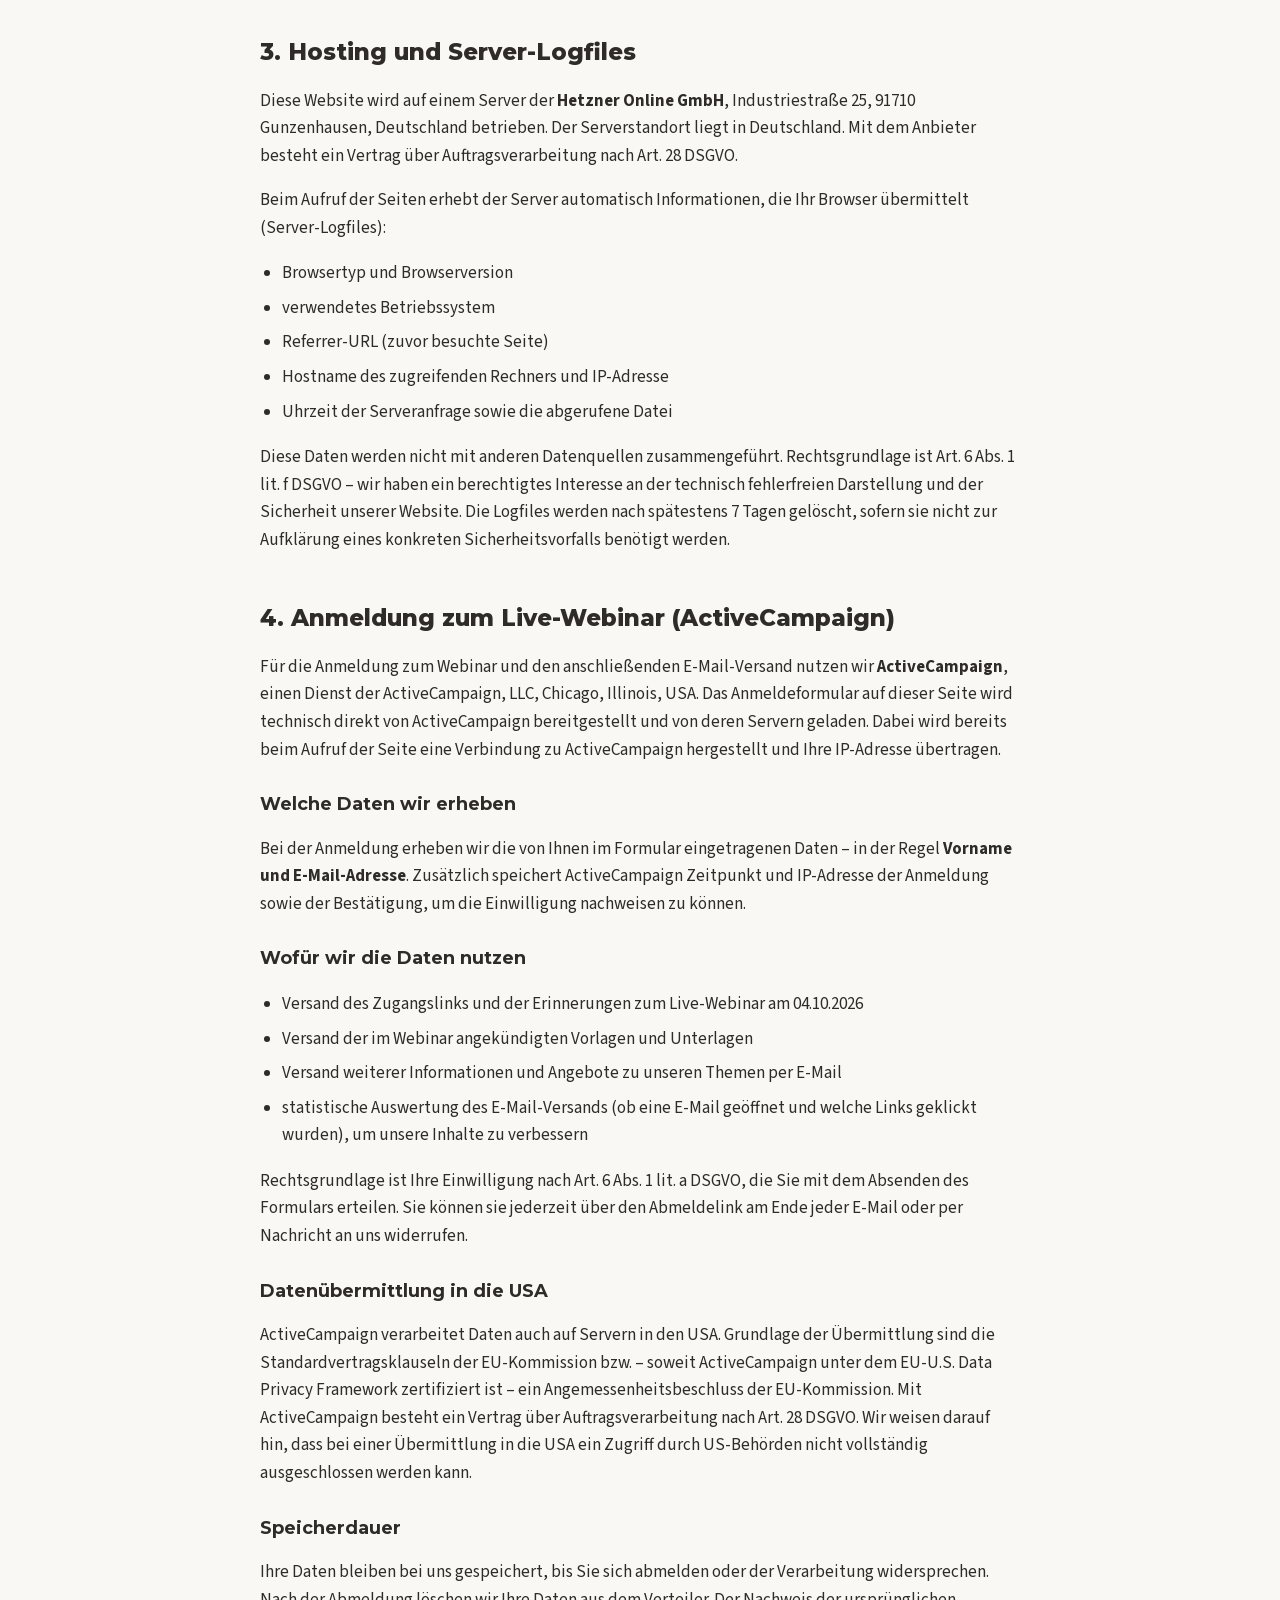
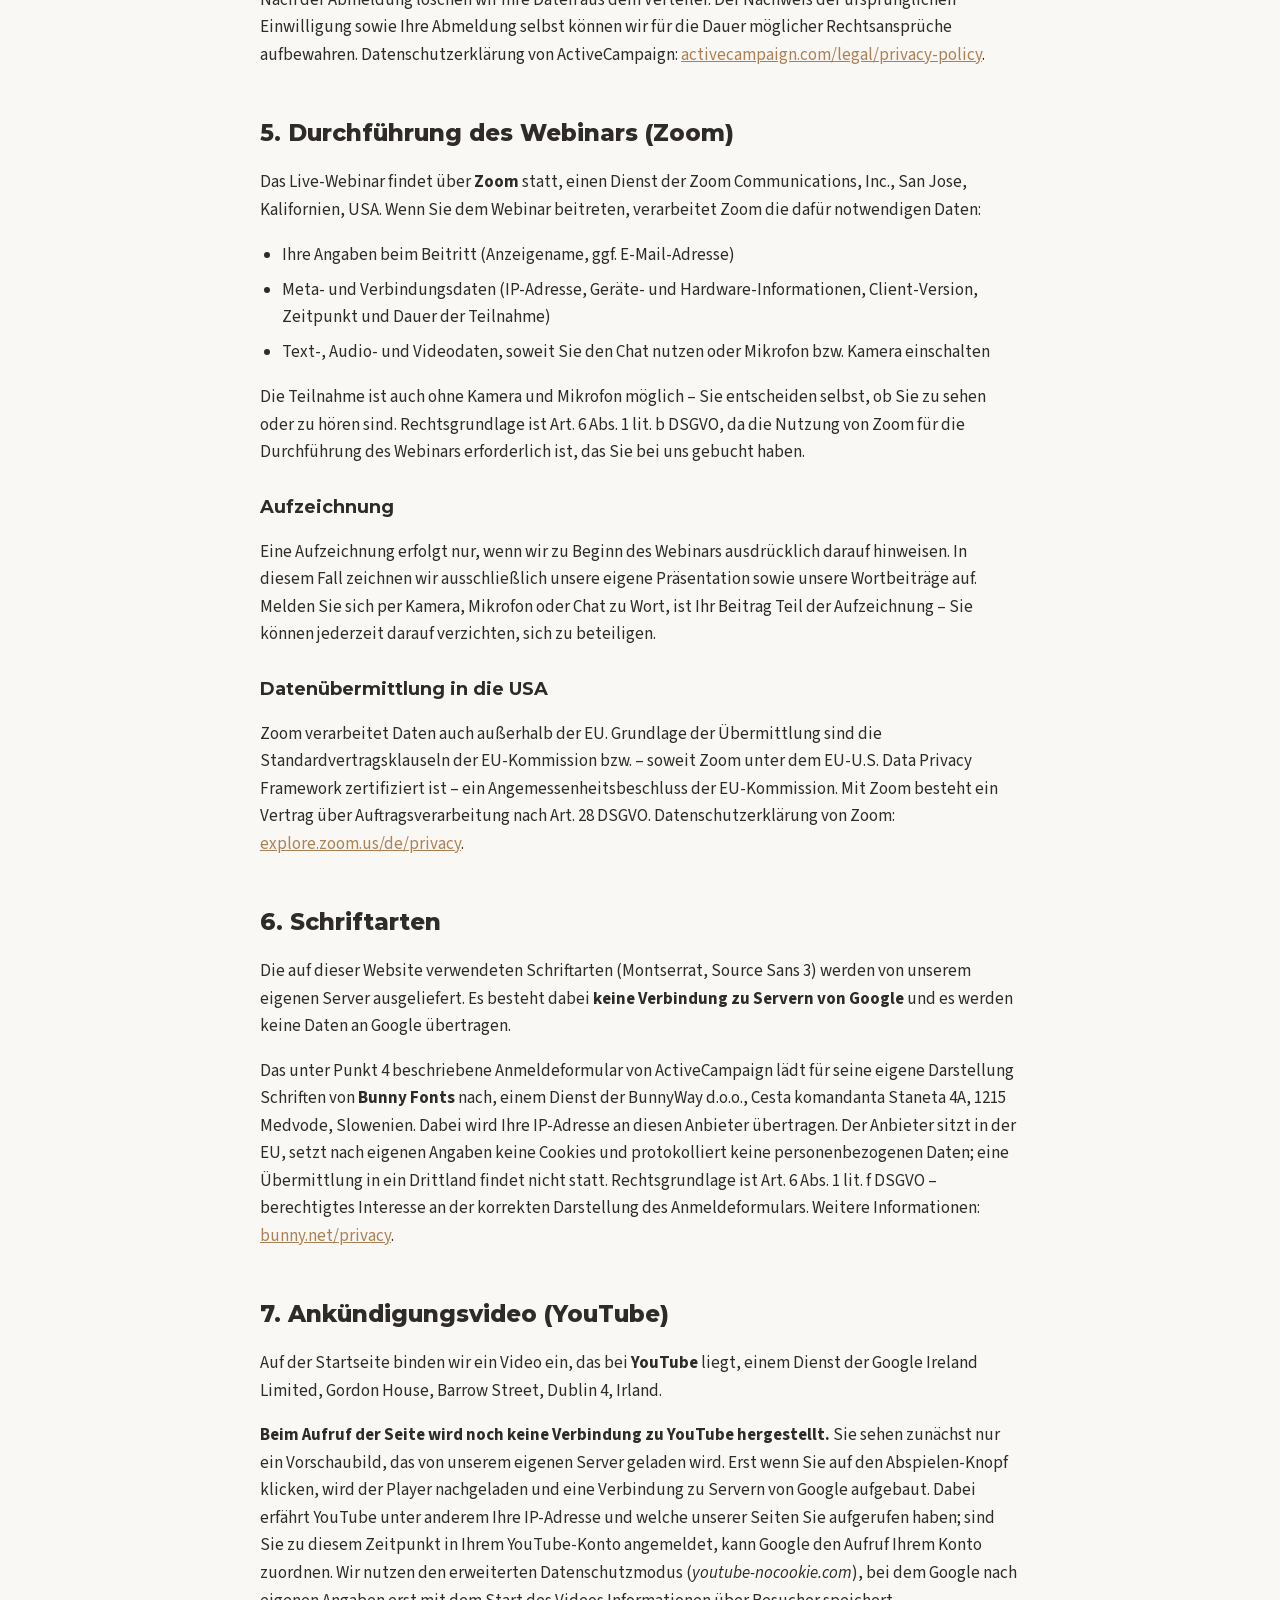
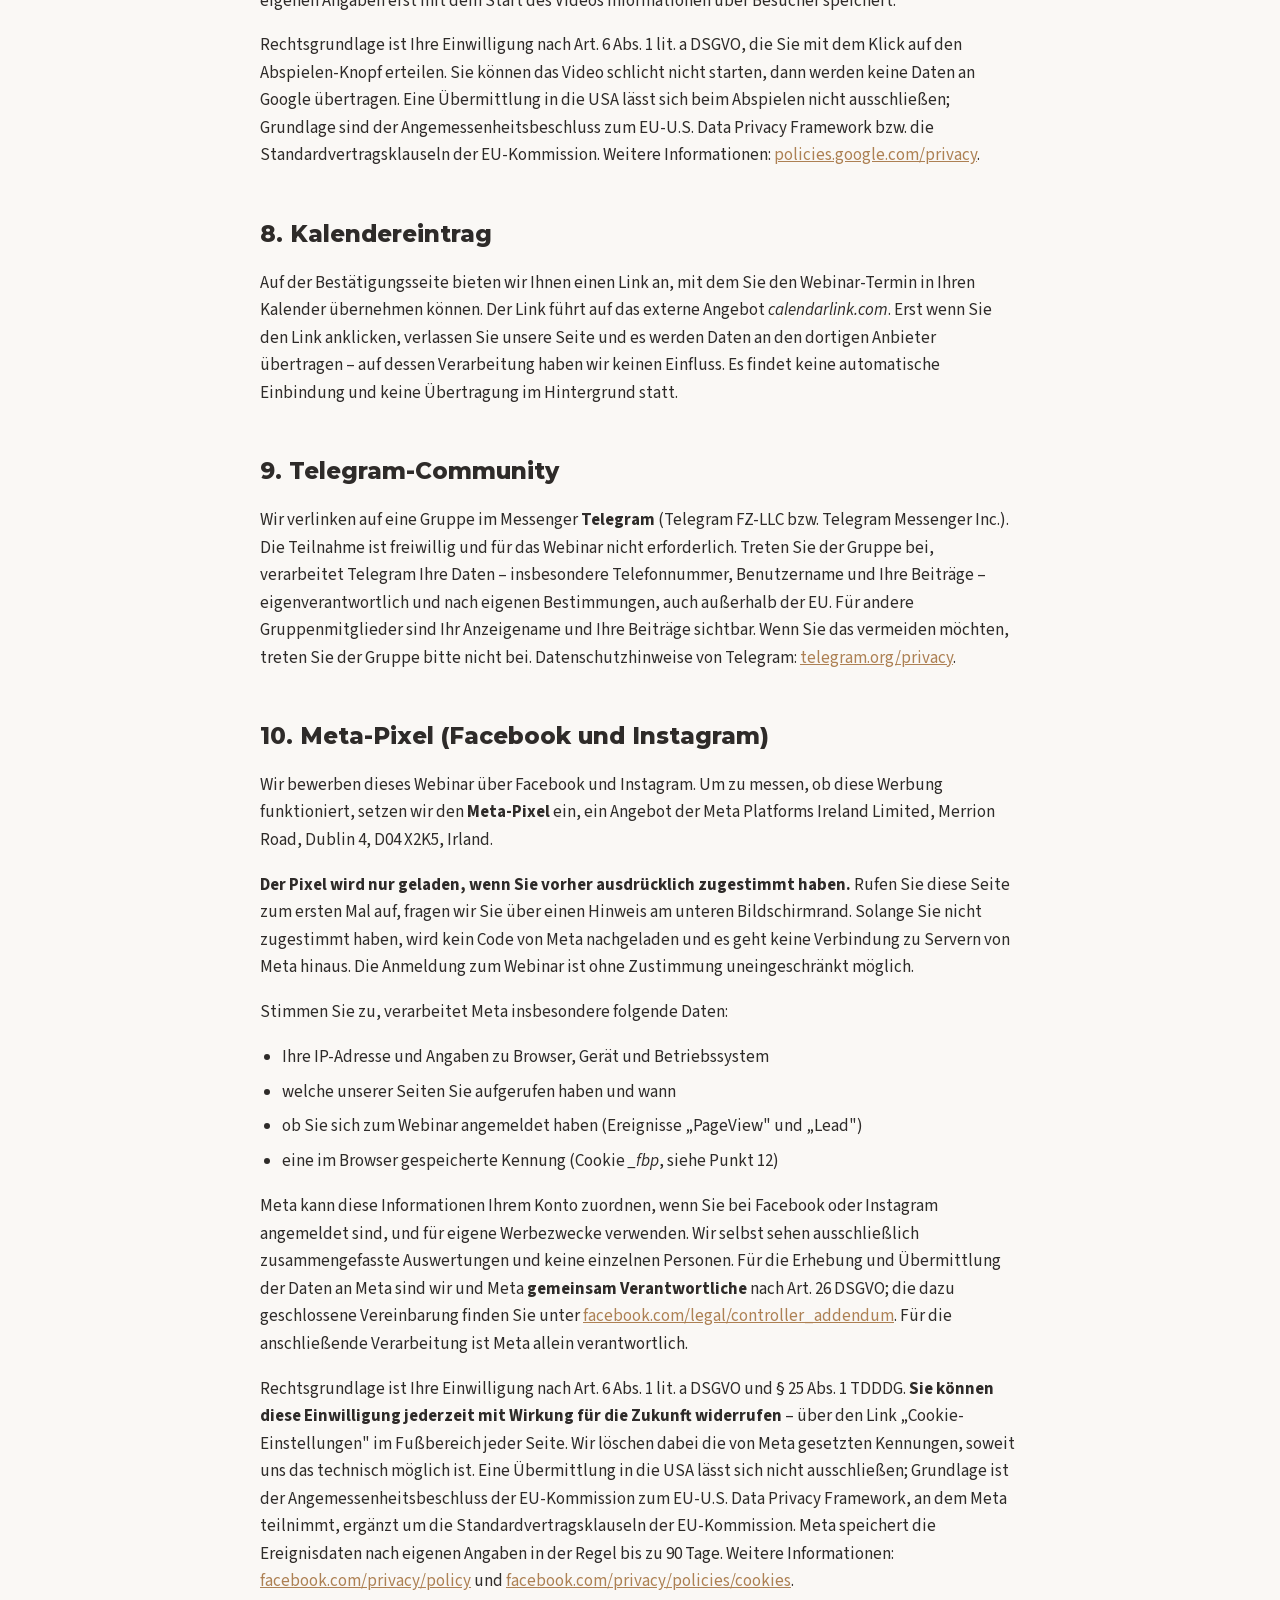
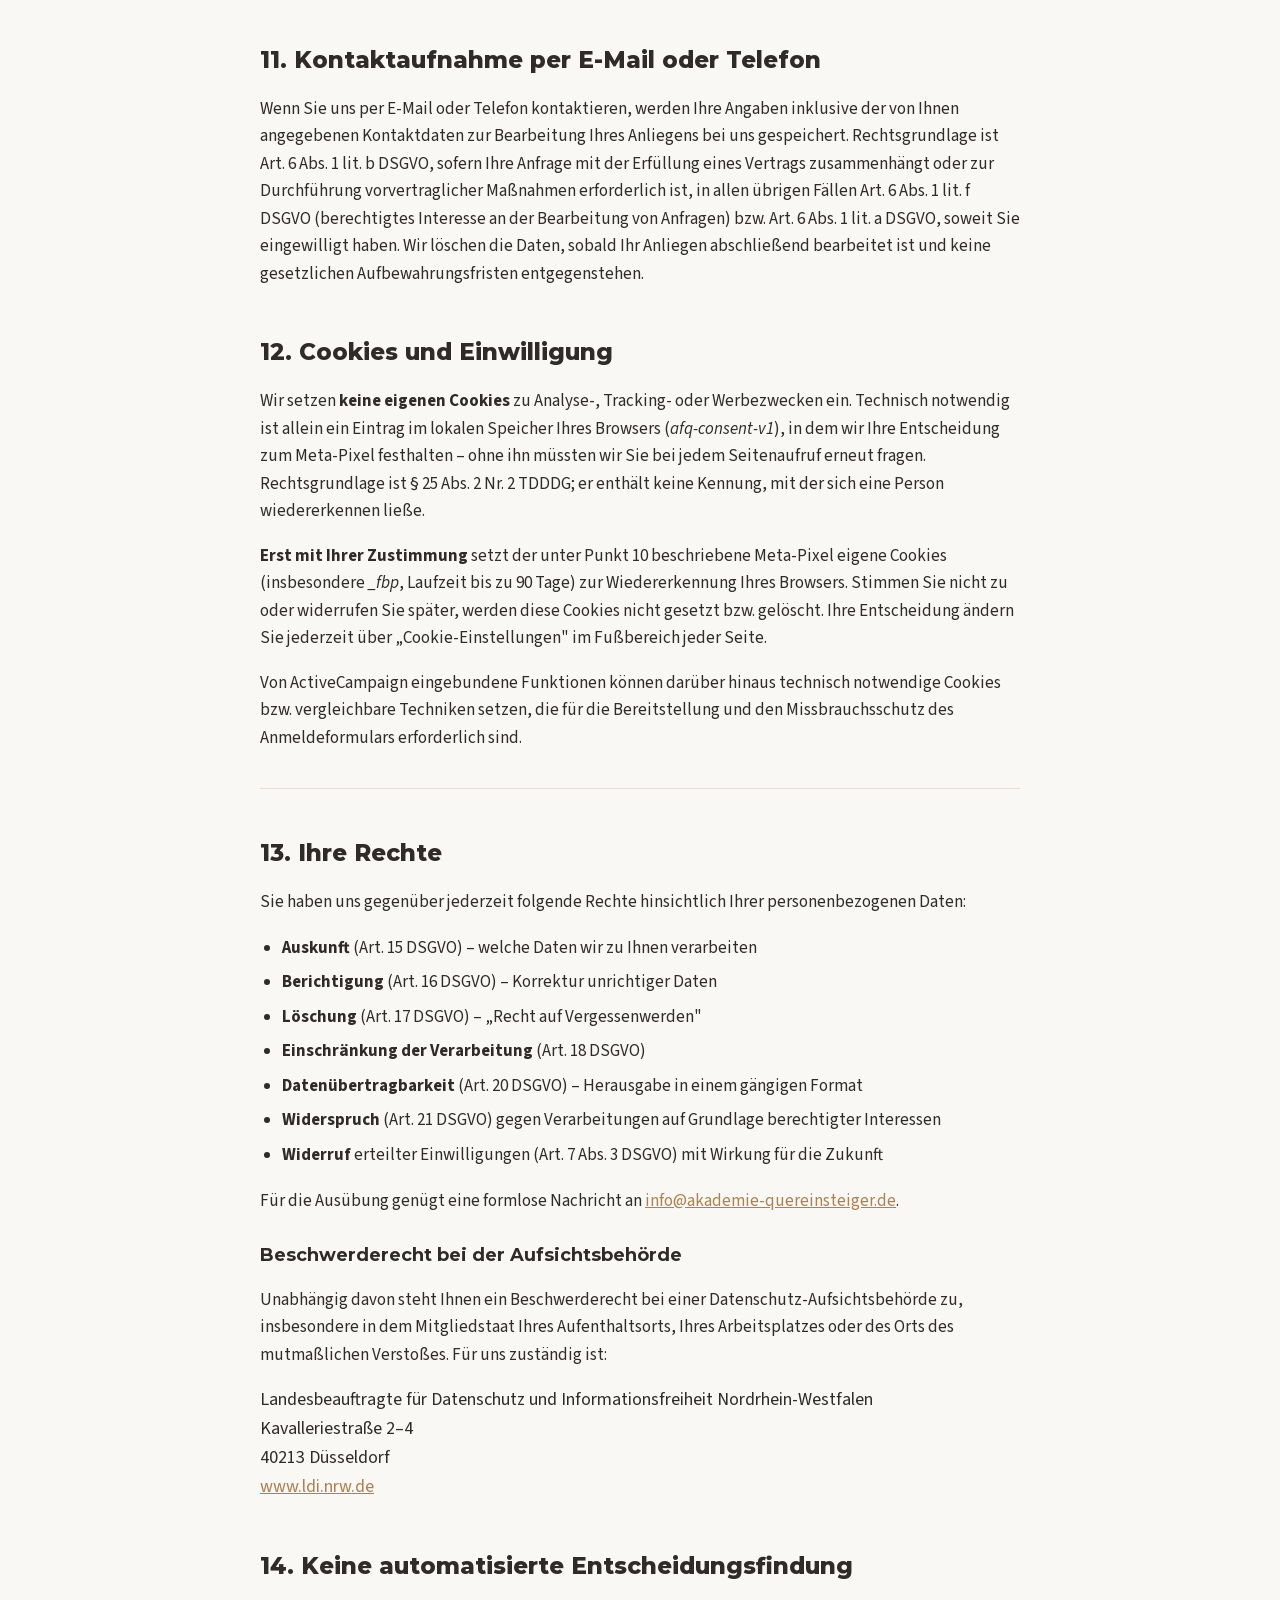
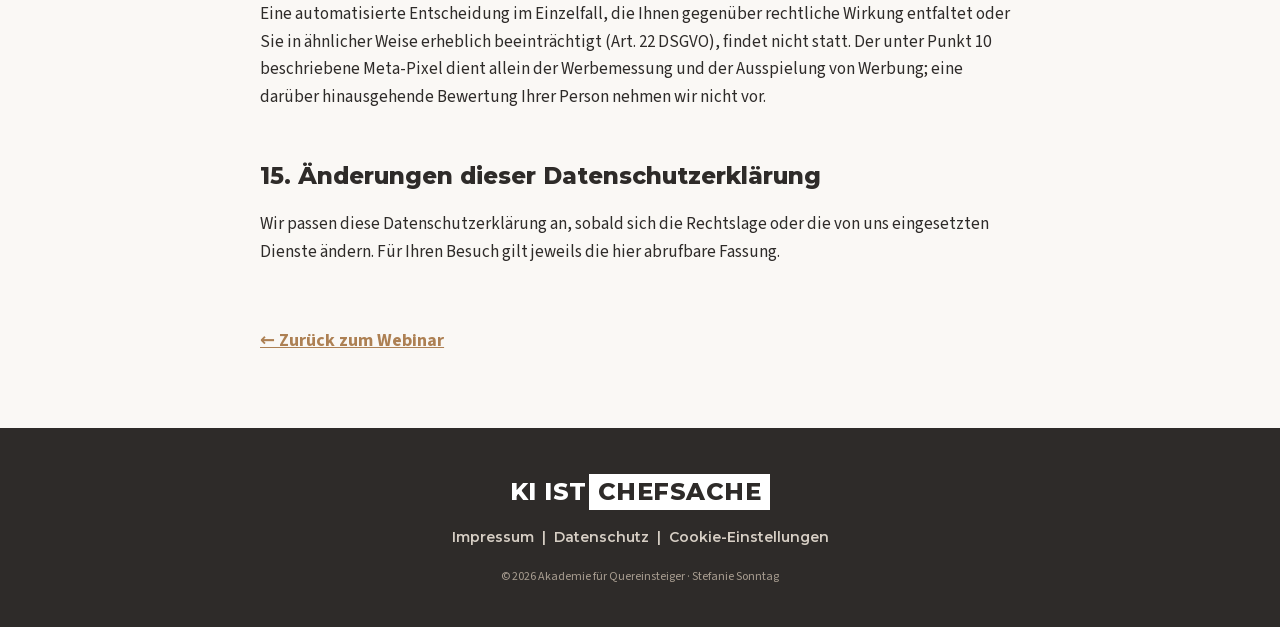
<file: datenschutz.html>
<!DOCTYPE html>
<html lang="de">
<head>
<meta charset="UTF-8"/>
<meta name="viewport" content="width=device-width, initial-scale=1.0"/>
<meta name="robots" content="noindex, follow"/>
<title>Datenschutzerklärung | KI ist Chefsache</title>
<link rel="stylesheet" href="fonts/fonts.css"/>
<link rel="stylesheet" href="funnel.css"/>
<style>
  /* Farbschema Akademie fuer Quereinsteiger — identisch zu #afq-theme im Funnel */
  :root{
    --accent:#ad8053; --accent-deep:#8a6440;
    --ink:#2e2b29; --ink-soft:#595550; --line:#e6ded3;
    --bg:#faf8f5; --bg-gray:#dde8e5; --bg-black:#2e2b29;
    --good:#5d8a7e; --radius:18px;
  }
  .site-footer{ color:#d6cec4; }
  .footer-fine{ color:#a89d90; }
  .legal{ max-width:760px; margin:0 auto; }
  .legal h1{ font-family:var(--font-head); font-weight:900; font-size:38px; line-height:1.12; margin:0 0 8px; }
  .legal h2{ font-family:var(--font-head); font-weight:800; font-size:23px; margin:46px 0 12px; }
  .legal h3{ font-family:var(--font-head); font-weight:700; font-size:18px; margin:26px 0 8px; }
  .legal p, .legal li{ font-size:17px; line-height:1.62; }
  .legal ul{ padding-left:22px; }
  .legal li{ margin-bottom:7px; }
  .legal address{ font-style:normal; }
  .legal .lead{ color:var(--ink-soft); margin:0 0 6px; }
  .legal a{ color:var(--accent); text-decoration:underline; }
  .legal hr{ border:0; border-top:1px solid var(--line); margin:36px 0; }
  .back{ display:inline-block; margin-top:44px; font-weight:700; color:var(--accent); }
</style>
</head>
<body data-screen-label="Datenschutz">

<header class="site-header">
  <div class="wrap center">
    <a class="brand" href="index.html"><span class="b1">KI IST</span><span class="b2">CHEFSACHE</span></a>
  </div>
</header>

<section class="section">
  <div class="wrap">
    <div class="legal">

      <h1>Datenschutzerklärung</h1>
      <p class="lead">Stand: August 2026 · Gültig für die Seiten unter ki-web.schmitz-systemarchitektur.de</p>

      <h2>1. Verantwortlicher</h2>
      <p>Verantwortlich für die Datenverarbeitung auf dieser Website ist:</p>
      <address>
        Akademie für Quereinsteiger<br/>
        Inhaberin: Stefanie Sonntag<br/>
        Gilleshütte 99<br/>
        41352 Korschenbroich<br/>
        Deutschland<br/><br/>
        Telefon: <a href="tel:+491704133900">0170 4133900</a><br/>
        E-Mail: <a href="mailto:info@akademie-quereinsteiger.de">info@akademie-quereinsteiger.de</a>
      </address>
      <p>
        Verantwortlicher ist die natürliche oder juristische Person, die allein oder gemeinsam mit anderen
        über die Zwecke und Mittel der Verarbeitung von personenbezogenen Daten entscheidet. Ein
        Datenschutzbeauftragter ist nicht bestellt, da die gesetzlichen Voraussetzungen hierfür nicht
        vorliegen.
      </p>

      <h3>Mitveranstalter</h3>
      <p>
        Das Live-Webinar führen wir gemeinsam mit Tim Schmitz durch, der als Referent auftritt und die
        Website technisch bereitstellt. Ihre Anmeldedaten werden ausschließlich bei der Akademie für
        Quereinsteiger verarbeitet und nicht an ihn übermittelt.
      </p>

      <!-- Hinweis fuer die Pflege: Sollte Tim Schmitz kuenftig eigene E-Mails an die Anmelder
           versenden, ein eigenes CRM befuellen oder selbst nachfassen, sind beide gemeinsam
           Verantwortliche nach Art. 26 DSGVO. Dann sind eine Vereinbarung sowie ein
           entsprechender Abschnitt mit seiner vollstaendigen Anschrift noetig. -->

      <h2>2. Allgemeine Hinweise</h2>
      <h3>Rechtsgrundlagen</h3>
      <p>Wir verarbeiten personenbezogene Daten auf folgenden Grundlagen:</p>
      <ul>
        <li><strong>Art. 6 Abs. 1 lit. a DSGVO</strong> – Ihre Einwilligung (z. B. Anmeldung zum Webinar, E-Mail-Versand).</li>
        <li><strong>Art. 6 Abs. 1 lit. b DSGVO</strong> – Durchführung vorvertraglicher Maßnahmen bzw. Erfüllung eines Vertrags (Bereitstellung des Webinar-Zugangs).</li>
        <li><strong>Art. 6 Abs. 1 lit. f DSGVO</strong> – unser berechtigtes Interesse an einem sicheren, funktionsfähigen und ansprechenden Webangebot.</li>
      </ul>

      <h3>Widerruf Ihrer Einwilligung</h3>
      <p>
        Viele Verarbeitungen sind nur mit Ihrer ausdrücklichen Einwilligung möglich. Sie können eine bereits
        erteilte Einwilligung jederzeit mit Wirkung für die Zukunft widerrufen – formlos per E-Mail an
        <a href="mailto:info@akademie-quereinsteiger.de">info@akademie-quereinsteiger.de</a> oder über den
        Abmeldelink in jeder E-Mail. Ihre Einwilligung in den Meta-Pixel (Punkt 10) widerrufen Sie direkt
        über den Link „Cookie-Einstellungen" im Fußbereich jeder Seite. Die Rechtmäßigkeit der bis zum
        Widerruf erfolgten Verarbeitung bleibt vom Widerruf unberührt.
      </p>

      <h3>SSL-/TLS-Verschlüsselung</h3>
      <p>
        Diese Seite nutzt aus Sicherheitsgründen eine SSL-/TLS-Verschlüsselung. Eine verschlüsselte
        Verbindung erkennen Sie daran, dass die Adresszeile des Browsers von „http://" auf „https://"
        wechselt. Bei aktiver Verschlüsselung können die Daten, die Sie an uns übermitteln, nicht von
        Dritten mitgelesen werden.
      </p>

      <h2>3. Hosting und Server-Logfiles</h2>
      <p>
        Diese Website wird auf einem Server der <strong>Hetzner Online GmbH</strong>, Industriestraße 25,
        91710 Gunzenhausen, Deutschland betrieben. Der Serverstandort liegt in Deutschland. Mit dem
        Anbieter besteht ein Vertrag über Auftragsverarbeitung nach Art. 28 DSGVO.
      </p>
      <p>
        Beim Aufruf der Seiten erhebt der Server automatisch Informationen, die Ihr Browser übermittelt
        (Server-Logfiles):
      </p>
      <ul>
        <li>Browsertyp und Browserversion</li>
        <li>verwendetes Betriebssystem</li>
        <li>Referrer-URL (zuvor besuchte Seite)</li>
        <li>Hostname des zugreifenden Rechners und IP-Adresse</li>
        <li>Uhrzeit der Serveranfrage sowie die abgerufene Datei</li>
      </ul>
      <p>
        Diese Daten werden nicht mit anderen Datenquellen zusammengeführt. Rechtsgrundlage ist
        Art. 6 Abs. 1 lit. f DSGVO – wir haben ein berechtigtes Interesse an der technisch fehlerfreien
        Darstellung und der Sicherheit unserer Website. Die Logfiles werden nach spätestens 7 Tagen
        gelöscht, sofern sie nicht zur Aufklärung eines konkreten Sicherheitsvorfalls benötigt werden.
      </p>

      <h2>4. Anmeldung zum Live-Webinar (ActiveCampaign)</h2>
      <p>
        Für die Anmeldung zum Webinar und den anschließenden E-Mail-Versand nutzen wir
        <strong>ActiveCampaign</strong>, einen Dienst der ActiveCampaign, LLC, Chicago, Illinois, USA.
        Das Anmeldeformular auf dieser Seite wird technisch direkt von ActiveCampaign bereitgestellt und
        von deren Servern geladen. Dabei wird bereits beim Aufruf der Seite eine Verbindung zu
        ActiveCampaign hergestellt und Ihre IP-Adresse übertragen.
      </p>
      <h3>Welche Daten wir erheben</h3>
      <p>
        Bei der Anmeldung erheben wir die von Ihnen im Formular eingetragenen Daten – in der Regel
        <strong>Vorname und E-Mail-Adresse</strong>. Zusätzlich speichert ActiveCampaign Zeitpunkt und
        IP-Adresse der Anmeldung sowie der Bestätigung, um die Einwilligung nachweisen zu können.
      </p>
      <h3>Wofür wir die Daten nutzen</h3>
      <ul>
        <li>Versand des Zugangslinks und der Erinnerungen zum Live-Webinar am 04.10.2026</li>
        <li>Versand der im Webinar angekündigten Vorlagen und Unterlagen</li>
        <li>Versand weiterer Informationen und Angebote zu unseren Themen per E-Mail</li>
        <li>statistische Auswertung des E-Mail-Versands (ob eine E-Mail geöffnet und welche Links geklickt wurden), um unsere Inhalte zu verbessern</li>
      </ul>
      <p>
        Rechtsgrundlage ist Ihre Einwilligung nach Art. 6 Abs. 1 lit. a DSGVO, die Sie mit dem Absenden
        des Formulars erteilen. Sie können sie jederzeit über den Abmeldelink am Ende jeder E-Mail oder
        per Nachricht an uns widerrufen.
      </p>
      <h3>Datenübermittlung in die USA</h3>
      <p>
        ActiveCampaign verarbeitet Daten auch auf Servern in den USA. Grundlage der Übermittlung sind die
        Standardvertragsklauseln der EU-Kommission bzw. – soweit ActiveCampaign unter dem
        EU-U.S. Data Privacy Framework zertifiziert ist – ein Angemessenheitsbeschluss der EU-Kommission.
        Mit ActiveCampaign besteht ein Vertrag über Auftragsverarbeitung nach Art. 28 DSGVO. Wir weisen
        darauf hin, dass bei einer Übermittlung in die USA ein Zugriff durch US-Behörden nicht vollständig
        ausgeschlossen werden kann.
      </p>
      <h3>Speicherdauer</h3>
      <p>
        Ihre Daten bleiben bei uns gespeichert, bis Sie sich abmelden oder der Verarbeitung widersprechen.
        Nach der Abmeldung löschen wir Ihre Daten aus dem Verteiler. Der Nachweis der ursprünglichen
        Einwilligung sowie Ihre Abmeldung selbst können wir für die Dauer möglicher Rechtsansprüche
        aufbewahren. Datenschutzerklärung von ActiveCampaign:
        <a href="https://www.activecampaign.com/legal/privacy-policy" target="_blank" rel="noopener">activecampaign.com/legal/privacy-policy</a>.
      </p>

      <h2>5. Durchführung des Webinars (Zoom)</h2>
      <p>
        Das Live-Webinar findet über <strong>Zoom</strong> statt, einen Dienst der Zoom Communications, Inc.,
        San Jose, Kalifornien, USA. Wenn Sie dem Webinar beitreten, verarbeitet Zoom die dafür notwendigen
        Daten:
      </p>
      <ul>
        <li>Ihre Angaben beim Beitritt (Anzeigename, ggf. E-Mail-Adresse)</li>
        <li>Meta- und Verbindungsdaten (IP-Adresse, Geräte- und Hardware-Informationen, Client-Version, Zeitpunkt und Dauer der Teilnahme)</li>
        <li>Text-, Audio- und Videodaten, soweit Sie den Chat nutzen oder Mikrofon bzw. Kamera einschalten</li>
      </ul>
      <p>
        Die Teilnahme ist auch ohne Kamera und Mikrofon möglich – Sie entscheiden selbst, ob Sie zu sehen
        oder zu hören sind. Rechtsgrundlage ist Art. 6 Abs. 1 lit. b DSGVO, da die Nutzung von Zoom für die
        Durchführung des Webinars erforderlich ist, das Sie bei uns gebucht haben.
      </p>
      <h3>Aufzeichnung</h3>
      <p>
        Eine Aufzeichnung erfolgt nur, wenn wir zu Beginn des Webinars ausdrücklich darauf hinweisen. In
        diesem Fall zeichnen wir ausschließlich unsere eigene Präsentation sowie unsere Wortbeiträge auf.
        Melden Sie sich per Kamera, Mikrofon oder Chat zu Wort, ist Ihr Beitrag Teil der Aufzeichnung –
        Sie können jederzeit darauf verzichten, sich zu beteiligen.
      </p>
      <h3>Datenübermittlung in die USA</h3>
      <p>
        Zoom verarbeitet Daten auch außerhalb der EU. Grundlage der Übermittlung sind die
        Standardvertragsklauseln der EU-Kommission bzw. – soweit Zoom unter dem
        EU-U.S. Data Privacy Framework zertifiziert ist – ein Angemessenheitsbeschluss der EU-Kommission.
        Mit Zoom besteht ein Vertrag über Auftragsverarbeitung nach Art. 28 DSGVO. Datenschutzerklärung von
        Zoom: <a href="https://explore.zoom.us/de/privacy/" target="_blank" rel="noopener">explore.zoom.us/de/privacy</a>.
      </p>

      <h2>6. Schriftarten</h2>
      <p>
        Die auf dieser Website verwendeten Schriftarten (Montserrat, Source Sans 3) werden von unserem
        eigenen Server ausgeliefert. Es besteht dabei <strong>keine Verbindung zu Servern von Google</strong>
        und es werden keine Daten an Google übertragen.
      </p>
      <p>
        Das unter Punkt 4 beschriebene Anmeldeformular von ActiveCampaign lädt für seine eigene Darstellung
        Schriften von <strong>Bunny Fonts</strong> nach, einem Dienst der BunnyWay d.o.o., Cesta komandanta
        Staneta 4A, 1215 Medvode, Slowenien. Dabei wird Ihre IP-Adresse an diesen Anbieter übertragen. Der
        Anbieter sitzt in der EU, setzt nach eigenen Angaben keine Cookies und protokolliert keine
        personenbezogenen Daten; eine Übermittlung in ein Drittland findet nicht statt. Rechtsgrundlage ist
        Art. 6 Abs. 1 lit. f DSGVO – berechtigtes Interesse an der korrekten Darstellung des
        Anmeldeformulars. Weitere Informationen:
        <a href="https://bunny.net/privacy" target="_blank" rel="noopener">bunny.net/privacy</a>.
      </p>

      <h2>7. Ankündigungsvideo (YouTube)</h2>
      <p>
        Auf der Startseite binden wir ein Video ein, das bei <strong>YouTube</strong> liegt, einem Dienst
        der Google Ireland Limited, Gordon House, Barrow Street, Dublin 4, Irland.
      </p>
      <p>
        <strong>Beim Aufruf der Seite wird noch keine Verbindung zu YouTube hergestellt.</strong> Sie sehen
        zunächst nur ein Vorschaubild, das von unserem eigenen Server geladen wird. Erst wenn Sie auf den
        Abspielen-Knopf klicken, wird der Player nachgeladen und eine Verbindung zu Servern von Google
        aufgebaut. Dabei erfährt YouTube unter anderem Ihre IP-Adresse und welche unserer Seiten Sie
        aufgerufen haben; sind Sie zu diesem Zeitpunkt in Ihrem YouTube-Konto angemeldet, kann Google den
        Aufruf Ihrem Konto zuordnen. Wir nutzen den erweiterten Datenschutzmodus
        (<em>youtube-nocookie.com</em>), bei dem Google nach eigenen Angaben erst mit dem Start des Videos
        Informationen über Besucher speichert.
      </p>
      <p>
        Rechtsgrundlage ist Ihre Einwilligung nach Art. 6 Abs. 1 lit. a DSGVO, die Sie mit dem Klick auf den
        Abspielen-Knopf erteilen. Sie können das Video schlicht nicht starten, dann werden keine Daten an
        Google übertragen. Eine Übermittlung in die USA lässt sich beim Abspielen nicht ausschließen;
        Grundlage sind der Angemessenheitsbeschluss zum EU-U.S. Data Privacy Framework bzw. die
        Standardvertragsklauseln der EU-Kommission. Weitere Informationen:
        <a href="https://policies.google.com/privacy?hl=de" target="_blank" rel="noopener">policies.google.com/privacy</a>.
      </p>

      <h2>8. Kalendereintrag</h2>
      <p>
        Auf der Bestätigungsseite bieten wir Ihnen einen Link an, mit dem Sie den Webinar-Termin in Ihren
        Kalender übernehmen können. Der Link führt auf das externe Angebot <em>calendarlink.com</em>.
        Erst wenn Sie den Link anklicken, verlassen Sie unsere Seite und es werden Daten an den dortigen
        Anbieter übertragen – auf dessen Verarbeitung haben wir keinen Einfluss. Es findet keine
        automatische Einbindung und keine Übertragung im Hintergrund statt.
      </p>

      <h2>9. Telegram-Community</h2>
      <p>
        Wir verlinken auf eine Gruppe im Messenger <strong>Telegram</strong> (Telegram FZ-LLC bzw.
        Telegram Messenger Inc.). Die Teilnahme ist freiwillig und für das Webinar nicht erforderlich.
        Treten Sie der Gruppe bei, verarbeitet Telegram Ihre Daten – insbesondere Telefonnummer,
        Benutzername und Ihre Beiträge – eigenverantwortlich und nach eigenen Bestimmungen, auch außerhalb
        der EU. Für andere Gruppenmitglieder sind Ihr Anzeigename und Ihre Beiträge sichtbar. Wenn Sie das
        vermeiden möchten, treten Sie der Gruppe bitte nicht bei. Datenschutzhinweise von Telegram:
        <a href="https://telegram.org/privacy" target="_blank" rel="noopener">telegram.org/privacy</a>.
      </p>

      <h2>10. Meta-Pixel (Facebook und Instagram)</h2>
      <p>
        Wir bewerben dieses Webinar über Facebook und Instagram. Um zu messen, ob diese Werbung
        funktioniert, setzen wir den <strong>Meta-Pixel</strong> ein, ein Angebot der Meta Platforms Ireland
        Limited, Merrion Road, Dublin 4, D04 X2K5, Irland.
      </p>
      <p>
        <strong>Der Pixel wird nur geladen, wenn Sie vorher ausdrücklich zugestimmt haben.</strong> Rufen Sie
        diese Seite zum ersten Mal auf, fragen wir Sie über einen Hinweis am unteren Bildschirmrand. Solange
        Sie nicht zugestimmt haben, wird kein Code von Meta nachgeladen und es geht keine Verbindung zu
        Servern von Meta hinaus. Die Anmeldung zum Webinar ist ohne Zustimmung uneingeschränkt möglich.
      </p>
      <p>Stimmen Sie zu, verarbeitet Meta insbesondere folgende Daten:</p>
      <ul>
        <li>Ihre IP-Adresse und Angaben zu Browser, Gerät und Betriebssystem</li>
        <li>welche unserer Seiten Sie aufgerufen haben und wann</li>
        <li>ob Sie sich zum Webinar angemeldet haben (Ereignisse „PageView" und „Lead")</li>
        <li>eine im Browser gespeicherte Kennung (Cookie <em>_fbp</em>, siehe Punkt 12)</li>
      </ul>
      <p>
        Meta kann diese Informationen Ihrem Konto zuordnen, wenn Sie bei Facebook oder Instagram angemeldet
        sind, und für eigene Werbezwecke verwenden. Wir selbst sehen ausschließlich zusammengefasste
        Auswertungen und keine einzelnen Personen. Für die Erhebung und Übermittlung der Daten an Meta sind
        wir und Meta <strong>gemeinsam Verantwortliche</strong> nach Art. 26 DSGVO; die dazu geschlossene
        Vereinbarung finden Sie unter
        <a href="https://www.facebook.com/legal/controller_addendum" target="_blank" rel="noopener">facebook.com/legal/controller_addendum</a>.
        Für die anschließende Verarbeitung ist Meta allein verantwortlich.
      </p>
      <p>
        Rechtsgrundlage ist Ihre Einwilligung nach Art. 6 Abs. 1 lit. a DSGVO und § 25 Abs. 1 TDDDG.
        <strong>Sie können diese Einwilligung jederzeit mit Wirkung für die Zukunft widerrufen</strong> – über
        den Link „Cookie-Einstellungen" im Fußbereich jeder Seite. Wir löschen dabei die von Meta gesetzten
        Kennungen, soweit uns das technisch möglich ist. Eine Übermittlung in die USA lässt sich nicht
        ausschließen; Grundlage ist der Angemessenheitsbeschluss der EU-Kommission zum EU-U.S. Data Privacy
        Framework, an dem Meta teilnimmt, ergänzt um die Standardvertragsklauseln der EU-Kommission.
        Meta speichert die Ereignisdaten nach eigenen Angaben in der Regel bis zu 90 Tage. Weitere
        Informationen:
        <a href="https://www.facebook.com/privacy/policy" target="_blank" rel="noopener">facebook.com/privacy/policy</a>
        und
        <a href="https://www.facebook.com/privacy/policies/cookies" target="_blank" rel="noopener">facebook.com/privacy/policies/cookies</a>.
      </p>

      <h2>11. Kontaktaufnahme per E-Mail oder Telefon</h2>
      <p>
        Wenn Sie uns per E-Mail oder Telefon kontaktieren, werden Ihre Angaben inklusive der von Ihnen
        angegebenen Kontaktdaten zur Bearbeitung Ihres Anliegens bei uns gespeichert. Rechtsgrundlage ist
        Art. 6 Abs. 1 lit. b DSGVO, sofern Ihre Anfrage mit der Erfüllung eines Vertrags zusammenhängt oder
        zur Durchführung vorvertraglicher Maßnahmen erforderlich ist, in allen übrigen Fällen
        Art. 6 Abs. 1 lit. f DSGVO (berechtigtes Interesse an der Bearbeitung von Anfragen) bzw.
        Art. 6 Abs. 1 lit. a DSGVO, soweit Sie eingewilligt haben. Wir löschen die Daten, sobald Ihr
        Anliegen abschließend bearbeitet ist und keine gesetzlichen Aufbewahrungsfristen entgegenstehen.
      </p>

      <h2>12. Cookies und Einwilligung</h2>
      <p>
        Wir setzen <strong>keine eigenen Cookies</strong> zu Analyse-, Tracking- oder Werbezwecken ein.
        Technisch notwendig ist allein ein Eintrag im lokalen Speicher Ihres Browsers
        (<em>afq-consent-v1</em>), in dem wir Ihre Entscheidung zum Meta-Pixel festhalten – ohne ihn müssten
        wir Sie bei jedem Seitenaufruf erneut fragen. Rechtsgrundlage ist § 25 Abs. 2 Nr. 2 TDDDG; er enthält
        keine Kennung, mit der sich eine Person wiedererkennen ließe.
      </p>
      <p>
        <strong>Erst mit Ihrer Zustimmung</strong> setzt der unter Punkt 10 beschriebene Meta-Pixel eigene
        Cookies (insbesondere <em>_fbp</em>, Laufzeit bis zu 90 Tage) zur Wiedererkennung Ihres Browsers.
        Stimmen Sie nicht zu oder widerrufen Sie später, werden diese Cookies nicht gesetzt bzw. gelöscht.
        Ihre Entscheidung ändern Sie jederzeit über „Cookie-Einstellungen" im Fußbereich jeder Seite.
      </p>
      <p>
        Von ActiveCampaign eingebundene Funktionen können darüber hinaus technisch notwendige Cookies bzw.
        vergleichbare Techniken setzen, die für die Bereitstellung und den Missbrauchsschutz des
        Anmeldeformulars erforderlich sind.
      </p>

      <hr/>

      <h2>13. Ihre Rechte</h2>
      <p>Sie haben uns gegenüber jederzeit folgende Rechte hinsichtlich Ihrer personenbezogenen Daten:</p>
      <ul>
        <li><strong>Auskunft</strong> (Art. 15 DSGVO) – welche Daten wir zu Ihnen verarbeiten</li>
        <li><strong>Berichtigung</strong> (Art. 16 DSGVO) – Korrektur unrichtiger Daten</li>
        <li><strong>Löschung</strong> (Art. 17 DSGVO) – „Recht auf Vergessenwerden"</li>
        <li><strong>Einschränkung der Verarbeitung</strong> (Art. 18 DSGVO)</li>
        <li><strong>Datenübertragbarkeit</strong> (Art. 20 DSGVO) – Herausgabe in einem gängigen Format</li>
        <li><strong>Widerspruch</strong> (Art. 21 DSGVO) gegen Verarbeitungen auf Grundlage berechtigter Interessen</li>
        <li><strong>Widerruf</strong> erteilter Einwilligungen (Art. 7 Abs. 3 DSGVO) mit Wirkung für die Zukunft</li>
      </ul>
      <p>
        Für die Ausübung genügt eine formlose Nachricht an
        <a href="mailto:info@akademie-quereinsteiger.de">info@akademie-quereinsteiger.de</a>.
      </p>

      <h3>Beschwerderecht bei der Aufsichtsbehörde</h3>
      <p>
        Unabhängig davon steht Ihnen ein Beschwerderecht bei einer Datenschutz-Aufsichtsbehörde zu,
        insbesondere in dem Mitgliedstaat Ihres Aufenthaltsorts, Ihres Arbeitsplatzes oder des Orts des
        mutmaßlichen Verstoßes. Für uns zuständig ist:
      </p>
      <address>
        Landesbeauftragte für Datenschutz und Informationsfreiheit Nordrhein-Westfalen<br/>
        Kavalleriestraße 2–4<br/>
        40213 Düsseldorf<br/>
        <a href="https://www.ldi.nrw.de" target="_blank" rel="noopener">www.ldi.nrw.de</a>
      </address>

      <h2>14. Keine automatisierte Entscheidungsfindung</h2>
      <p>
        Eine automatisierte Entscheidung im Einzelfall, die Ihnen gegenüber rechtliche Wirkung entfaltet oder
        Sie in ähnlicher Weise erheblich beeinträchtigt (Art. 22 DSGVO), findet nicht statt. Der unter
        Punkt 10 beschriebene Meta-Pixel dient allein der Werbemessung und der Ausspielung von Werbung; eine
        darüber hinausgehende Bewertung Ihrer Person nehmen wir nicht vor.
      </p>

      <h2>15. Änderungen dieser Datenschutzerklärung</h2>
      <p>
        Wir passen diese Datenschutzerklärung an, sobald sich die Rechtslage oder die von uns eingesetzten
        Dienste ändern. Für Ihren Besuch gilt jeweils die hier abrufbare Fassung.
      </p>

      <a class="back" href="index.html">← Zurück zum Webinar</a>

    </div>
  </div>
</section>

<footer class="site-footer">
  <div class="wrap">
    <a class="brand" href="index.html"><span class="b1">KI IST</span><span class="b2">CHEFSACHE</span></a>
    <div class="footer-links"><a href="impressum.html">Impressum</a> &nbsp;|&nbsp; <a href="datenschutz.html">Datenschutz</a></div>
    <p class="footer-fine">© 2026 Akademie für Quereinsteiger · Stefanie Sonntag</p>
  </div>
</footer>

<style id="meta-consent-style">
  .cc-bar{
    position:fixed; left:0; right:0; bottom:0; z-index:9999;
    background:#fff; border-top:1px solid var(--line,#e6ded3);
    box-shadow:0 -8px 30px rgba(46,43,41,.14);
    padding:18px 20px calc(18px + env(safe-area-inset-bottom));
    display:none;
  }
  .cc-bar.is-open{ display:block; }
  .cc-inner{ max-width:1080px; margin:0 auto; display:grid; grid-template-columns:1fr auto; gap:20px; align-items:center; }
  .cc-text{ font-family:var(--font-body); color:var(--ink,#2e2b29); font-size:15px; line-height:1.55; margin:0; }
  .cc-text strong{ font-weight:700; }
  .cc-text a{ color:var(--accent,#ad8053); text-decoration:underline; }
  .cc-actions{ display:flex; gap:10px; flex-wrap:wrap; }
  .cc-btn{
    font-family:var(--font-head,inherit); font-weight:700; font-size:15px; line-height:1;
    padding:14px 22px; border-radius:10px; cursor:pointer; min-width:172px; text-align:center;
    border:2px solid var(--ink,#2e2b29);
  }
  .cc-btn--deny{ background:#fff; color:var(--ink,#2e2b29); }
  .cc-btn--allow{ background:var(--ink,#2e2b29); color:#fff; }
  .cc-btn:hover{ opacity:.88; }
  .cc-revoke{ cursor:pointer; }
  @media (max-width:820px){
    .cc-inner{ grid-template-columns:1fr; gap:14px; }
    .cc-actions{ display:grid; grid-template-columns:1fr 1fr; }
    .cc-btn{ min-width:0; padding:14px 10px; }
    .cc-text{ font-size:14px; }
  }
</style>
<script id="meta-consent">
(function () {
  "use strict";
  var KEY = "afq-consent-v1";
  var PIXEL = "1532765308619289";
  var EXTRA = null;

  function read() { try { return localStorage.getItem(KEY); } catch (e) { return null; } }
  function write(v) { try { localStorage.setItem(KEY, v + "|" + new Date().toISOString()); } catch (e) {} }
  function granted() { var v = read(); return v && v.indexOf("granted") === 0; }

  // --- Meta-Pixel. Wird ausschliesslich von hier aus geladen. ---------
  var loaded = false;
  function loadPixel() {
    if (loaded) return;
    loaded = true;
    !function (f, b, e, v, n, t, s) {
      if (f.fbq) return; n = f.fbq = function () { n.callMethod ? n.callMethod.apply(n, arguments) : n.queue.push(arguments) };
      if (!f._fbq) f._fbq = n; n.push = n; n.loaded = !0; n.version = "2.0";
      n.queue = []; t = b.createElement(e); t.async = !0;
      t.src = v; s = b.getElementsByTagName(e)[0]; s.parentNode.insertBefore(t, s)
    }(window, document, "script", "https://connect.facebook.net/en_US/fbevents.js");
    // Automatische Ereigniserkennung abschalten. Ohne das meldet der Pixel von sich
    // aus jeden Button-Klick (auch den auf "Nur notwendige") und liest per
    // Automatic Advanced Matching Formularfelder aus — beim Optin-Formular waere
    // das die E-Mail-Adresse des Besuchers. Erhoben wird ausschliesslich, was
    // unten explizit getrackt wird; genau das steht so in der Datenschutzerklaerung.
    fbq("set", "autoConfig", false, PIXEL);
    fbq("init", PIXEL);
    fbq("track", "PageView");
    // Conversion-Event nur einmal je Sitzung — ein Reload der Danke-Seite
    // soll die Anmeldung nicht doppelt zaehlen.
    if (EXTRA) {
      var once = "afq-ev-" + EXTRA;
      var fired = false;
      try { fired = sessionStorage.getItem(once) === "1"; } catch (e) {}
      if (!fired) {
        fbq("track", EXTRA);
        try { sessionStorage.setItem(once, "1"); } catch (e) {}
      }
    }
  }

  function revokePixel() {
    if (window.fbq) { try { fbq("consent", "revoke"); } catch (e) {} }
    // Bereits gesetzte Meta-Cookies entfernen (Domain und uebergeordnete Domain).
    var host = location.hostname.split(".");
    var domains = [""];
    for (var i = 0; i < host.length - 1; i++) domains.push("; domain=." + host.slice(i).join("."));
    ["_fbp", "_fbc"].forEach(function (c) {
      domains.forEach(function (d) {
        document.cookie = c + "=; expires=Thu, 01 Jan 1970 00:00:00 GMT; path=/" + d;
      });
    });
  }

  // --- Banner ---------------------------------------------------------
  var bar = null;
  function build() {
    if (bar) return bar;
    bar = document.createElement("div");
    bar.className = "cc-bar";
    bar.setAttribute("role", "dialog");
    bar.setAttribute("aria-live", "polite");
    bar.setAttribute("aria-label", "Hinweis zum Datenschutz");
    bar.innerHTML =
      '<div class="cc-inner">' +
        '<p class="cc-text"><strong>Dürfen wir messen, ob unsere Werbung funktioniert?</strong><br/>' +
        'Dafür würden wir den Meta-Pixel von Facebook/Instagram laden. Er speichert Informationen auf ' +
        'deinem Gerät und überträgt Daten an Meta – auch in die USA. Das ist für die Nutzung dieser Seite ' +
        'nicht nötig; du kannst dich ohne Weiteres zum Webinar anmelden. Deine Entscheidung kannst du ' +
        'jederzeit im Fußbereich ändern. Mehr dazu in der ' +
        '<a href="datenschutz.html">Datenschutzerklärung</a>.</p>' +
        '<div class="cc-actions">' +
          '<button type="button" class="cc-btn cc-btn--deny">Nur notwendige</button>' +
          '<button type="button" class="cc-btn cc-btn--allow">Einverstanden</button>' +
        '</div>' +
      '</div>';
    bar.querySelector(".cc-btn--allow").addEventListener("click", function () {
      write("granted"); hide(); loadPixel();
    });
    bar.querySelector(".cc-btn--deny").addEventListener("click", function () {
      write("denied"); hide(); revokePixel();
    });
    document.body.appendChild(bar);
    return bar;
  }
  function show() { build().classList.add("is-open"); }
  function hide() { if (bar) bar.classList.remove("is-open"); }

  // Widerruf-/Aenderungs-Link in die Footer-Zeile haengen.
  function addFooterLink() {
    Array.prototype.forEach.call(document.querySelectorAll(".footer-links"), function (f) {
      if (f.querySelector(".cc-revoke")) return;
      f.appendChild(document.createTextNode("\u00a0 | \u00a0"));
      var a = document.createElement("a");
      a.href = "#";
      a.className = "cc-revoke";
      a.textContent = "Cookie-Einstellungen";
      a.addEventListener("click", function (e) { e.preventDefault(); show(); });
      f.appendChild(a);
    });
  }

  function init() {
    addFooterLink();
    if (granted()) loadPixel();
    else if (!read()) show();
    // Ablehnung liegt vor: bei jedem Aufruf aufraeumen. Ein _fbp kann noch von
    // einer frueheren Zustimmung stammen oder von einer anderen Subdomain gesetzt
    // worden sein — der Widerruf soll auch dann greifen.
    else revokePixel();
  }
  if (document.readyState === "loading") document.addEventListener("DOMContentLoaded", init);
  else init();
})();
</script>
</body>
</html>
</file>
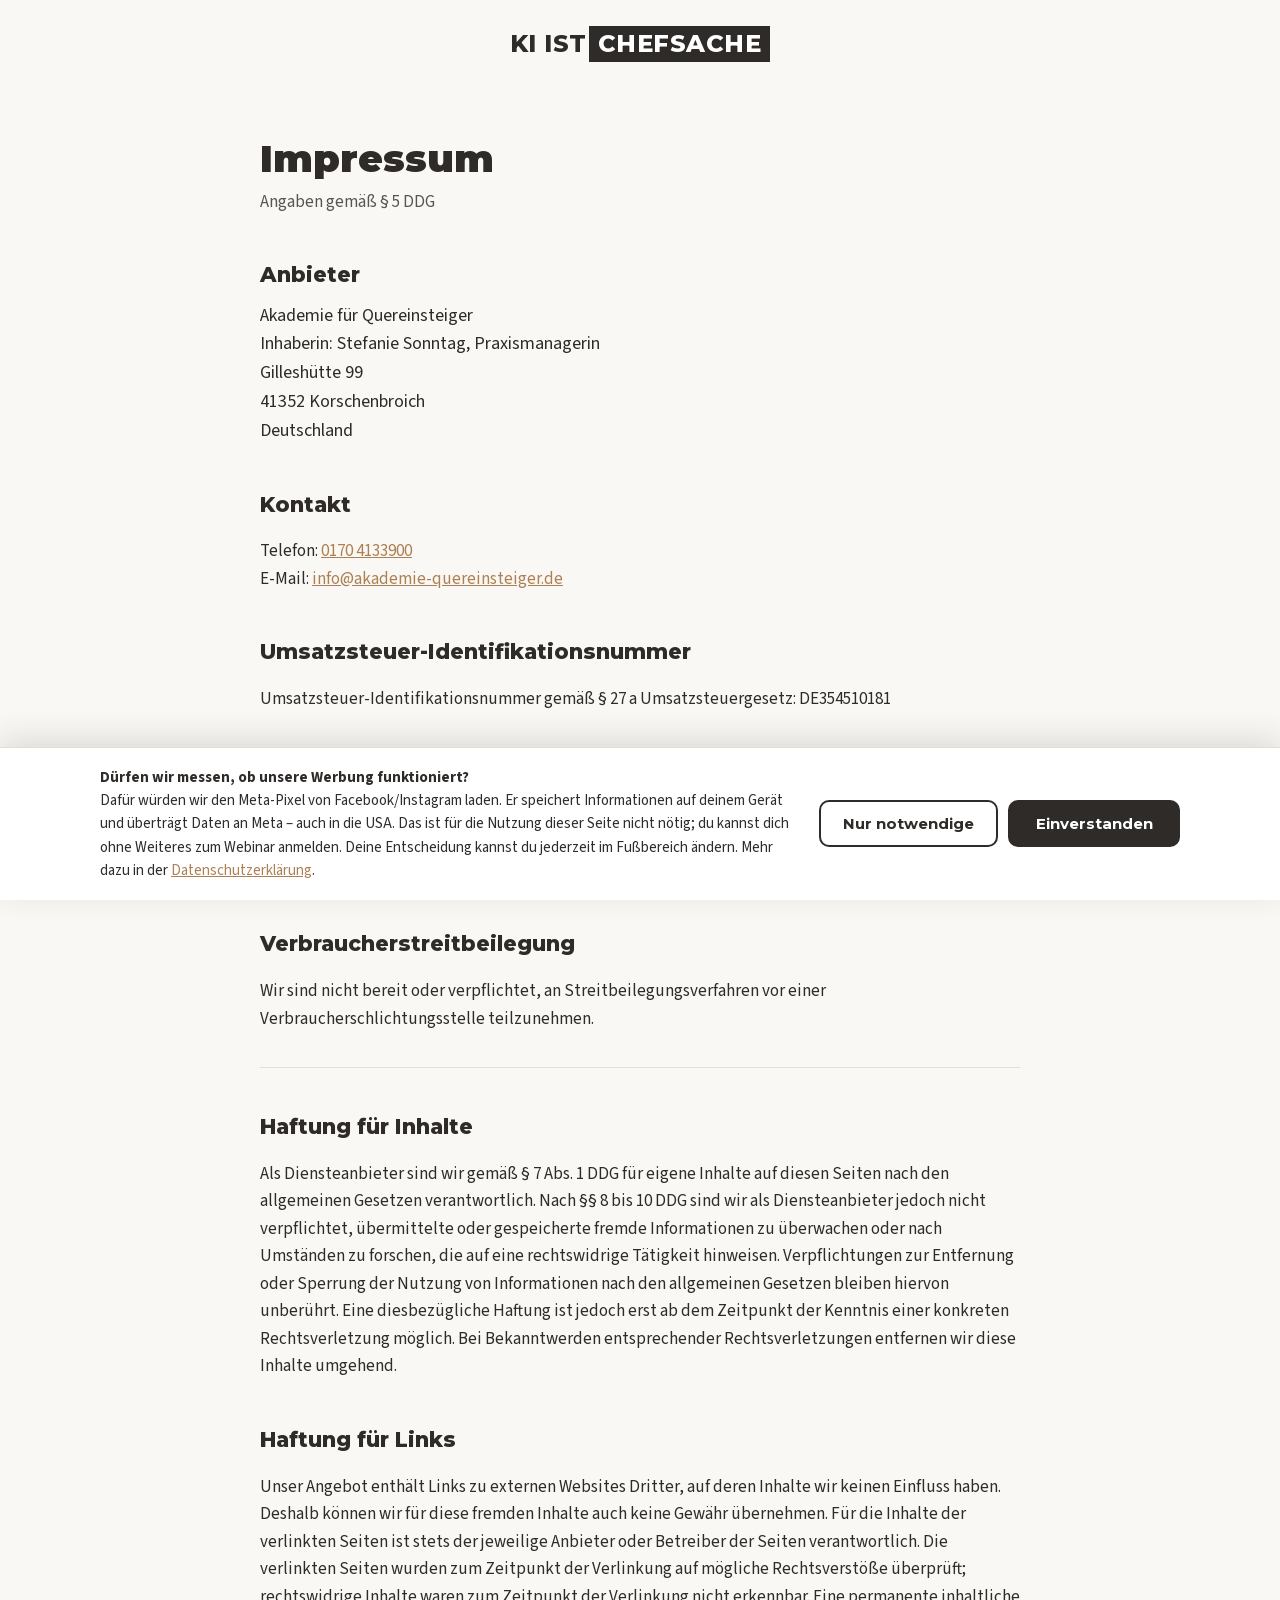
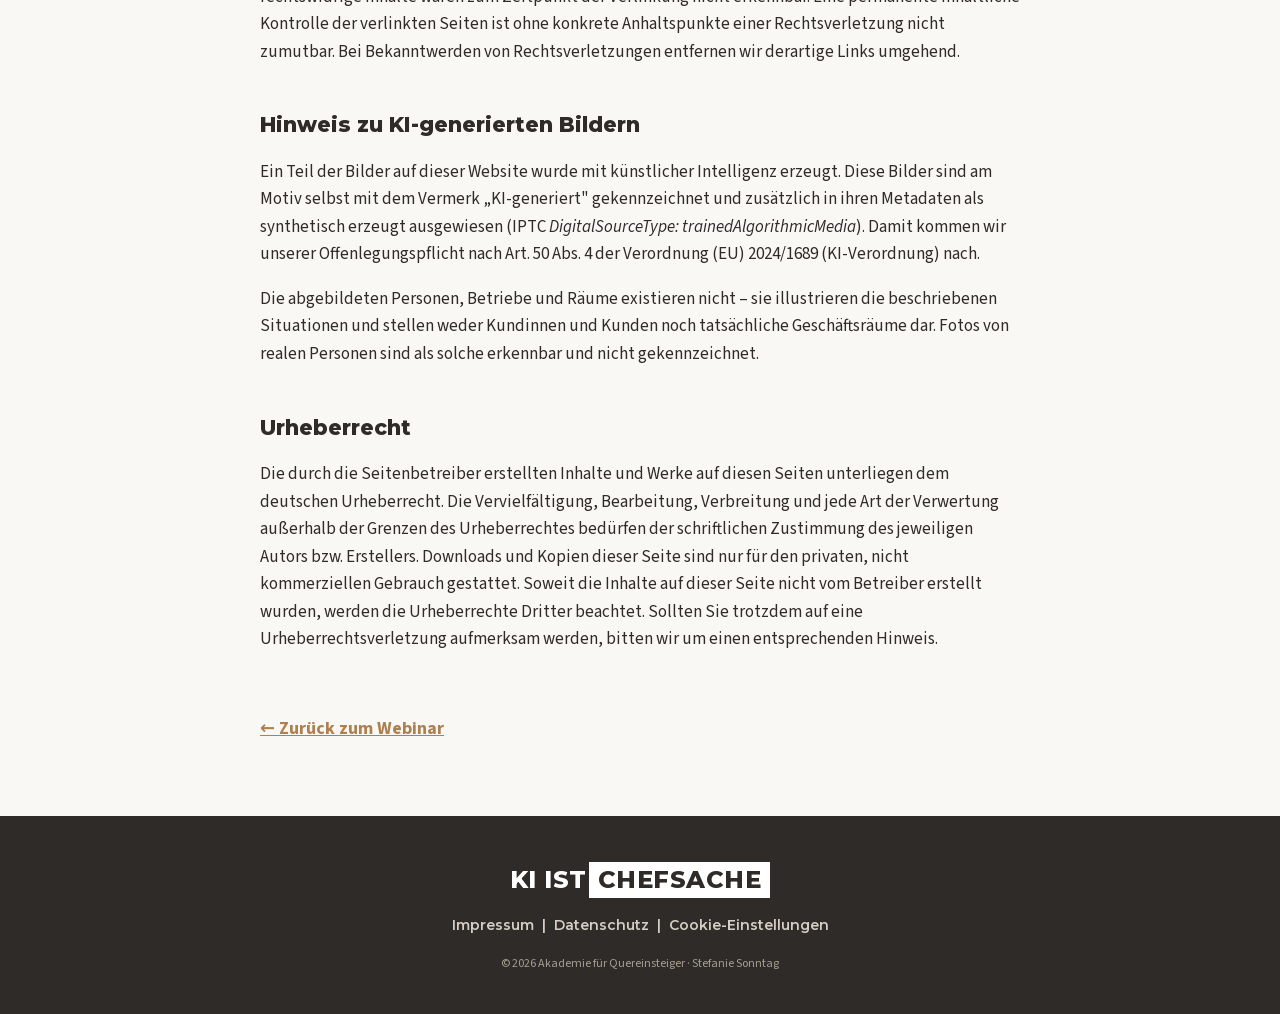
<file: impressum.html>
<!DOCTYPE html>
<html lang="de">
<head>
<meta charset="UTF-8"/>
<meta name="viewport" content="width=device-width, initial-scale=1.0"/>
<meta name="robots" content="noindex, follow"/>
<title>Impressum | KI ist Chefsache</title>
<link rel="stylesheet" href="fonts/fonts.css"/>
<link rel="stylesheet" href="funnel.css"/>
<style>
  /* Farbschema Akademie fuer Quereinsteiger — identisch zu #afq-theme im Funnel */
  :root{
    --accent:#ad8053; --accent-deep:#8a6440;
    --ink:#2e2b29; --ink-soft:#595550; --line:#e6ded3;
    --bg:#faf8f5; --bg-gray:#dde8e5; --bg-black:#2e2b29;
    --good:#5d8a7e; --radius:18px;
  }
  .site-footer{ color:#d6cec4; }
  .footer-fine{ color:#a89d90; }
  .legal{ max-width:760px; margin:0 auto; }
  .legal h1{ font-family:var(--font-head); font-weight:900; font-size:38px; line-height:1.12; margin:0 0 8px; }
  .legal h2{ font-family:var(--font-head); font-weight:800; font-size:21px; margin:42px 0 10px; }
  .legal p, .legal li{ font-size:17px; line-height:1.62; }
  .legal address{ font-style:normal; }
  .legal .lead{ color:var(--ink-soft); margin:0 0 6px; }
  .legal a{ color:var(--accent); text-decoration:underline; }
  .legal hr{ border:0; border-top:1px solid var(--line); margin:34px 0; }
  .back{ display:inline-block; margin-top:44px; font-weight:700; color:var(--accent); }
</style>
</head>
<body data-screen-label="Impressum">

<header class="site-header">
  <div class="wrap center">
    <a class="brand" href="index.html"><span class="b1">KI IST</span><span class="b2">CHEFSACHE</span></a>
  </div>
</header>

<section class="section">
  <div class="wrap">
    <div class="legal">

      <h1>Impressum</h1>
      <p class="lead">Angaben gemäß § 5 DDG</p>

      <h2>Anbieter</h2>
      <address>
        Akademie für Quereinsteiger<br/>
        Inhaberin: Stefanie Sonntag, Praxismanagerin<br/>
        Gilleshütte 99<br/>
        41352 Korschenbroich<br/>
        Deutschland
      </address>

      <h2>Kontakt</h2>
      <p>
        Telefon: <a href="tel:+491704133900">0170 4133900</a><br/>
        E-Mail: <a href="mailto:info@akademie-quereinsteiger.de">info@akademie-quereinsteiger.de</a>
      </p>

      <h2>Umsatzsteuer-Identifikationsnummer</h2>
      <p>Umsatzsteuer-Identifikationsnummer gemäß § 27 a Umsatzsteuergesetz: DE354510181</p>

      <h2>Verantwortlich für den Inhalt nach § 18 Abs. 2 MStV</h2>
      <address>
        Stefanie Sonntag<br/>
        Gilleshütte 99<br/>
        41352 Korschenbroich
      </address>

      <h2>Verbraucherstreitbeilegung</h2>
      <p>
        Wir sind nicht bereit oder verpflichtet, an Streitbeilegungsverfahren vor einer
        Verbraucherschlichtungsstelle teilzunehmen.
      </p>

      <hr/>

      <h2>Haftung für Inhalte</h2>
      <p>
        Als Diensteanbieter sind wir gemäß § 7 Abs. 1 DDG für eigene Inhalte auf diesen Seiten nach den
        allgemeinen Gesetzen verantwortlich. Nach §§ 8 bis 10 DDG sind wir als Diensteanbieter jedoch nicht
        verpflichtet, übermittelte oder gespeicherte fremde Informationen zu überwachen oder nach Umständen
        zu forschen, die auf eine rechtswidrige Tätigkeit hinweisen. Verpflichtungen zur Entfernung oder
        Sperrung der Nutzung von Informationen nach den allgemeinen Gesetzen bleiben hiervon unberührt.
        Eine diesbezügliche Haftung ist jedoch erst ab dem Zeitpunkt der Kenntnis einer konkreten
        Rechtsverletzung möglich. Bei Bekanntwerden entsprechender Rechtsverletzungen entfernen wir diese
        Inhalte umgehend.
      </p>

      <h2>Haftung für Links</h2>
      <p>
        Unser Angebot enthält Links zu externen Websites Dritter, auf deren Inhalte wir keinen Einfluss
        haben. Deshalb können wir für diese fremden Inhalte auch keine Gewähr übernehmen. Für die Inhalte
        der verlinkten Seiten ist stets der jeweilige Anbieter oder Betreiber der Seiten verantwortlich.
        Die verlinkten Seiten wurden zum Zeitpunkt der Verlinkung auf mögliche Rechtsverstöße überprüft;
        rechtswidrige Inhalte waren zum Zeitpunkt der Verlinkung nicht erkennbar. Eine permanente
        inhaltliche Kontrolle der verlinkten Seiten ist ohne konkrete Anhaltspunkte einer Rechtsverletzung
        nicht zumutbar. Bei Bekanntwerden von Rechtsverletzungen entfernen wir derartige Links umgehend.
      </p>

      <h2>Hinweis zu KI-generierten Bildern</h2>
      <p>
        Ein Teil der Bilder auf dieser Website wurde mit künstlicher Intelligenz erzeugt. Diese Bilder
        sind am Motiv selbst mit dem Vermerk „KI-generiert" gekennzeichnet und zusätzlich in ihren
        Metadaten als synthetisch erzeugt ausgewiesen
        (IPTC <em>DigitalSourceType: trainedAlgorithmicMedia</em>). Damit kommen wir unserer
        Offenlegungspflicht nach Art. 50 Abs. 4 der Verordnung (EU) 2024/1689 (KI-Verordnung) nach.
      </p>
      <p>
        Die abgebildeten Personen, Betriebe und Räume existieren nicht – sie illustrieren die
        beschriebenen Situationen und stellen weder Kundinnen und Kunden noch tatsächliche
        Geschäftsräume dar. Fotos von realen Personen sind als solche erkennbar und nicht
        gekennzeichnet.
      </p>

      <h2>Urheberrecht</h2>
      <p>
        Die durch die Seitenbetreiber erstellten Inhalte und Werke auf diesen Seiten unterliegen dem
        deutschen Urheberrecht. Die Vervielfältigung, Bearbeitung, Verbreitung und jede Art der Verwertung
        außerhalb der Grenzen des Urheberrechtes bedürfen der schriftlichen Zustimmung des jeweiligen
        Autors bzw. Erstellers. Downloads und Kopien dieser Seite sind nur für den privaten, nicht
        kommerziellen Gebrauch gestattet. Soweit die Inhalte auf dieser Seite nicht vom Betreiber erstellt
        wurden, werden die Urheberrechte Dritter beachtet. Sollten Sie trotzdem auf eine
        Urheberrechtsverletzung aufmerksam werden, bitten wir um einen entsprechenden Hinweis.
      </p>

      <a class="back" href="index.html">← Zurück zum Webinar</a>

    </div>
  </div>
</section>

<footer class="site-footer">
  <div class="wrap">
    <a class="brand" href="index.html"><span class="b1">KI IST</span><span class="b2">CHEFSACHE</span></a>
    <div class="footer-links"><a href="impressum.html">Impressum</a> &nbsp;|&nbsp; <a href="datenschutz.html">Datenschutz</a></div>
    <p class="footer-fine">© 2026 Akademie für Quereinsteiger · Stefanie Sonntag</p>
  </div>
</footer>

<style id="meta-consent-style">
  .cc-bar{
    position:fixed; left:0; right:0; bottom:0; z-index:9999;
    background:#fff; border-top:1px solid var(--line,#e6ded3);
    box-shadow:0 -8px 30px rgba(46,43,41,.14);
    padding:18px 20px calc(18px + env(safe-area-inset-bottom));
    display:none;
  }
  .cc-bar.is-open{ display:block; }
  .cc-inner{ max-width:1080px; margin:0 auto; display:grid; grid-template-columns:1fr auto; gap:20px; align-items:center; }
  .cc-text{ font-family:var(--font-body); color:var(--ink,#2e2b29); font-size:15px; line-height:1.55; margin:0; }
  .cc-text strong{ font-weight:700; }
  .cc-text a{ color:var(--accent,#ad8053); text-decoration:underline; }
  .cc-actions{ display:flex; gap:10px; flex-wrap:wrap; }
  .cc-btn{
    font-family:var(--font-head,inherit); font-weight:700; font-size:15px; line-height:1;
    padding:14px 22px; border-radius:10px; cursor:pointer; min-width:172px; text-align:center;
    border:2px solid var(--ink,#2e2b29);
  }
  .cc-btn--deny{ background:#fff; color:var(--ink,#2e2b29); }
  .cc-btn--allow{ background:var(--ink,#2e2b29); color:#fff; }
  .cc-btn:hover{ opacity:.88; }
  .cc-revoke{ cursor:pointer; }
  @media (max-width:820px){
    .cc-inner{ grid-template-columns:1fr; gap:14px; }
    .cc-actions{ display:grid; grid-template-columns:1fr 1fr; }
    .cc-btn{ min-width:0; padding:14px 10px; }
    .cc-text{ font-size:14px; }
  }
</style>
<script id="meta-consent">
(function () {
  "use strict";
  var KEY = "afq-consent-v1";
  var PIXEL = "1532765308619289";
  var EXTRA = null;

  function read() { try { return localStorage.getItem(KEY); } catch (e) { return null; } }
  function write(v) { try { localStorage.setItem(KEY, v + "|" + new Date().toISOString()); } catch (e) {} }
  function granted() { var v = read(); return v && v.indexOf("granted") === 0; }

  // --- Meta-Pixel. Wird ausschliesslich von hier aus geladen. ---------
  var loaded = false;
  function loadPixel() {
    if (loaded) return;
    loaded = true;
    !function (f, b, e, v, n, t, s) {
      if (f.fbq) return; n = f.fbq = function () { n.callMethod ? n.callMethod.apply(n, arguments) : n.queue.push(arguments) };
      if (!f._fbq) f._fbq = n; n.push = n; n.loaded = !0; n.version = "2.0";
      n.queue = []; t = b.createElement(e); t.async = !0;
      t.src = v; s = b.getElementsByTagName(e)[0]; s.parentNode.insertBefore(t, s)
    }(window, document, "script", "https://connect.facebook.net/en_US/fbevents.js");
    // Automatische Ereigniserkennung abschalten. Ohne das meldet der Pixel von sich
    // aus jeden Button-Klick (auch den auf "Nur notwendige") und liest per
    // Automatic Advanced Matching Formularfelder aus — beim Optin-Formular waere
    // das die E-Mail-Adresse des Besuchers. Erhoben wird ausschliesslich, was
    // unten explizit getrackt wird; genau das steht so in der Datenschutzerklaerung.
    fbq("set", "autoConfig", false, PIXEL);
    fbq("init", PIXEL);
    fbq("track", "PageView");
    // Conversion-Event nur einmal je Sitzung — ein Reload der Danke-Seite
    // soll die Anmeldung nicht doppelt zaehlen.
    if (EXTRA) {
      var once = "afq-ev-" + EXTRA;
      var fired = false;
      try { fired = sessionStorage.getItem(once) === "1"; } catch (e) {}
      if (!fired) {
        fbq("track", EXTRA);
        try { sessionStorage.setItem(once, "1"); } catch (e) {}
      }
    }
  }

  function revokePixel() {
    if (window.fbq) { try { fbq("consent", "revoke"); } catch (e) {} }
    // Bereits gesetzte Meta-Cookies entfernen (Domain und uebergeordnete Domain).
    var host = location.hostname.split(".");
    var domains = [""];
    for (var i = 0; i < host.length - 1; i++) domains.push("; domain=." + host.slice(i).join("."));
    ["_fbp", "_fbc"].forEach(function (c) {
      domains.forEach(function (d) {
        document.cookie = c + "=; expires=Thu, 01 Jan 1970 00:00:00 GMT; path=/" + d;
      });
    });
  }

  // --- Banner ---------------------------------------------------------
  var bar = null;
  function build() {
    if (bar) return bar;
    bar = document.createElement("div");
    bar.className = "cc-bar";
    bar.setAttribute("role", "dialog");
    bar.setAttribute("aria-live", "polite");
    bar.setAttribute("aria-label", "Hinweis zum Datenschutz");
    bar.innerHTML =
      '<div class="cc-inner">' +
        '<p class="cc-text"><strong>Dürfen wir messen, ob unsere Werbung funktioniert?</strong><br/>' +
        'Dafür würden wir den Meta-Pixel von Facebook/Instagram laden. Er speichert Informationen auf ' +
        'deinem Gerät und überträgt Daten an Meta – auch in die USA. Das ist für die Nutzung dieser Seite ' +
        'nicht nötig; du kannst dich ohne Weiteres zum Webinar anmelden. Deine Entscheidung kannst du ' +
        'jederzeit im Fußbereich ändern. Mehr dazu in der ' +
        '<a href="datenschutz.html">Datenschutzerklärung</a>.</p>' +
        '<div class="cc-actions">' +
          '<button type="button" class="cc-btn cc-btn--deny">Nur notwendige</button>' +
          '<button type="button" class="cc-btn cc-btn--allow">Einverstanden</button>' +
        '</div>' +
      '</div>';
    bar.querySelector(".cc-btn--allow").addEventListener("click", function () {
      write("granted"); hide(); loadPixel();
    });
    bar.querySelector(".cc-btn--deny").addEventListener("click", function () {
      write("denied"); hide(); revokePixel();
    });
    document.body.appendChild(bar);
    return bar;
  }
  function show() { build().classList.add("is-open"); }
  function hide() { if (bar) bar.classList.remove("is-open"); }

  // Widerruf-/Aenderungs-Link in die Footer-Zeile haengen.
  function addFooterLink() {
    Array.prototype.forEach.call(document.querySelectorAll(".footer-links"), function (f) {
      if (f.querySelector(".cc-revoke")) return;
      f.appendChild(document.createTextNode("\u00a0 | \u00a0"));
      var a = document.createElement("a");
      a.href = "#";
      a.className = "cc-revoke";
      a.textContent = "Cookie-Einstellungen";
      a.addEventListener("click", function (e) { e.preventDefault(); show(); });
      f.appendChild(a);
    });
  }

  function init() {
    addFooterLink();
    if (granted()) loadPixel();
    else if (!read()) show();
    // Ablehnung liegt vor: bei jedem Aufruf aufraeumen. Ein _fbp kann noch von
    // einer frueheren Zustimmung stammen oder von einer anderen Subdomain gesetzt
    // worden sein — der Widerruf soll auch dann greifen.
    else revokePixel();
  }
  if (document.readyState === "loading") document.addEventListener("DOMContentLoaded", init);
  else init();
})();
</script>
</body>
</html>
</file>
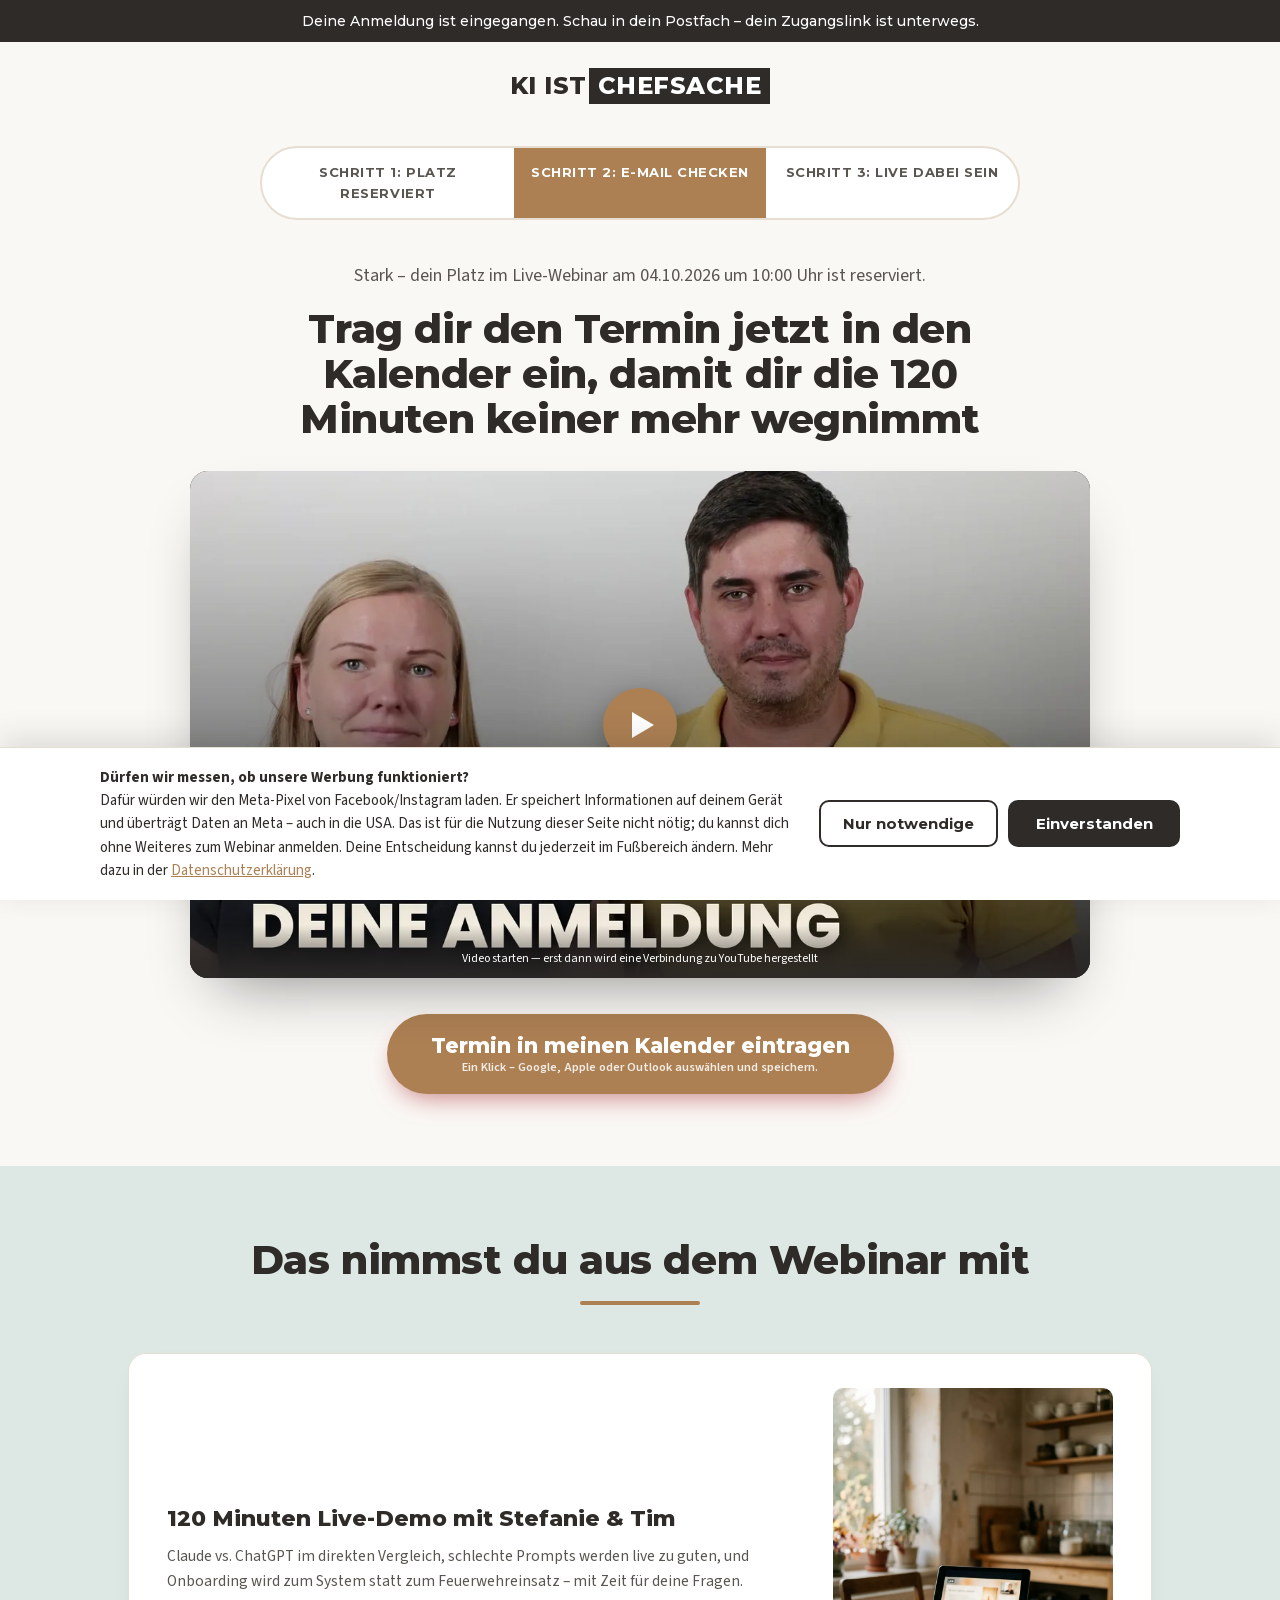
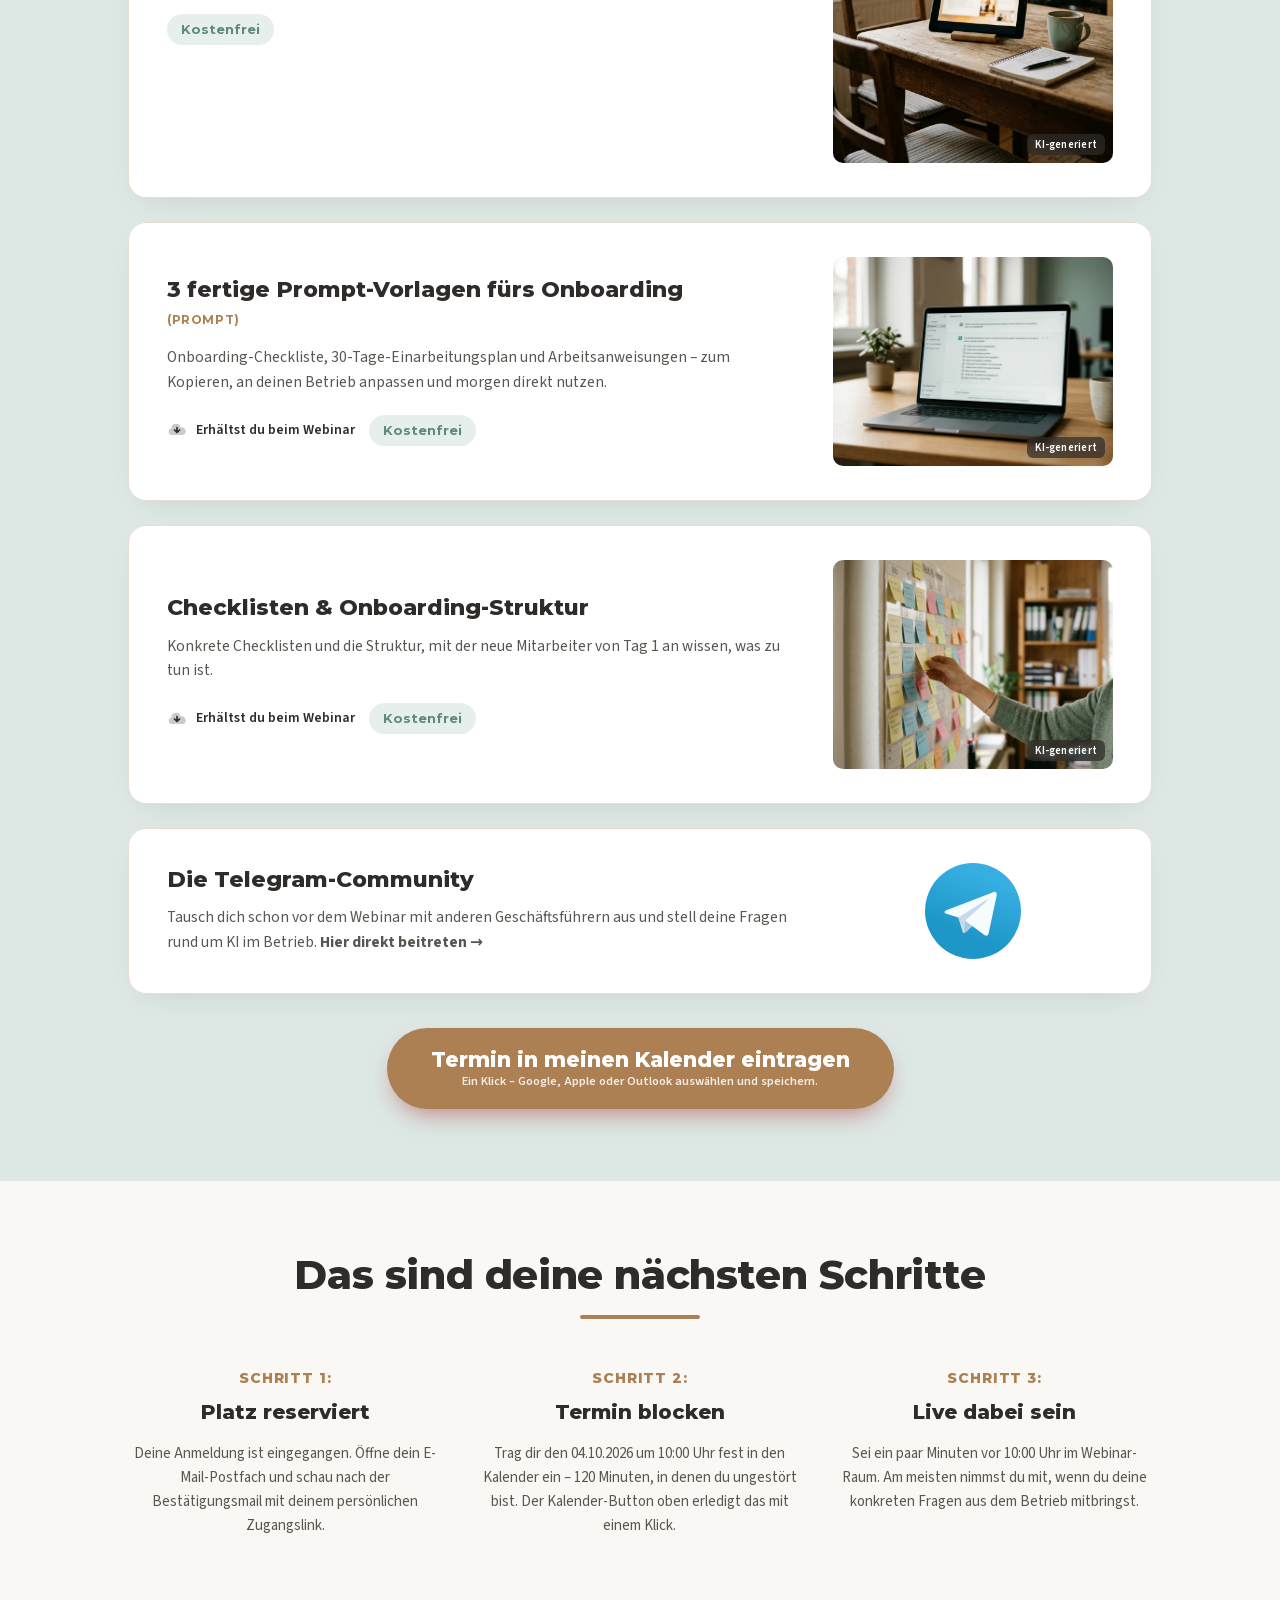
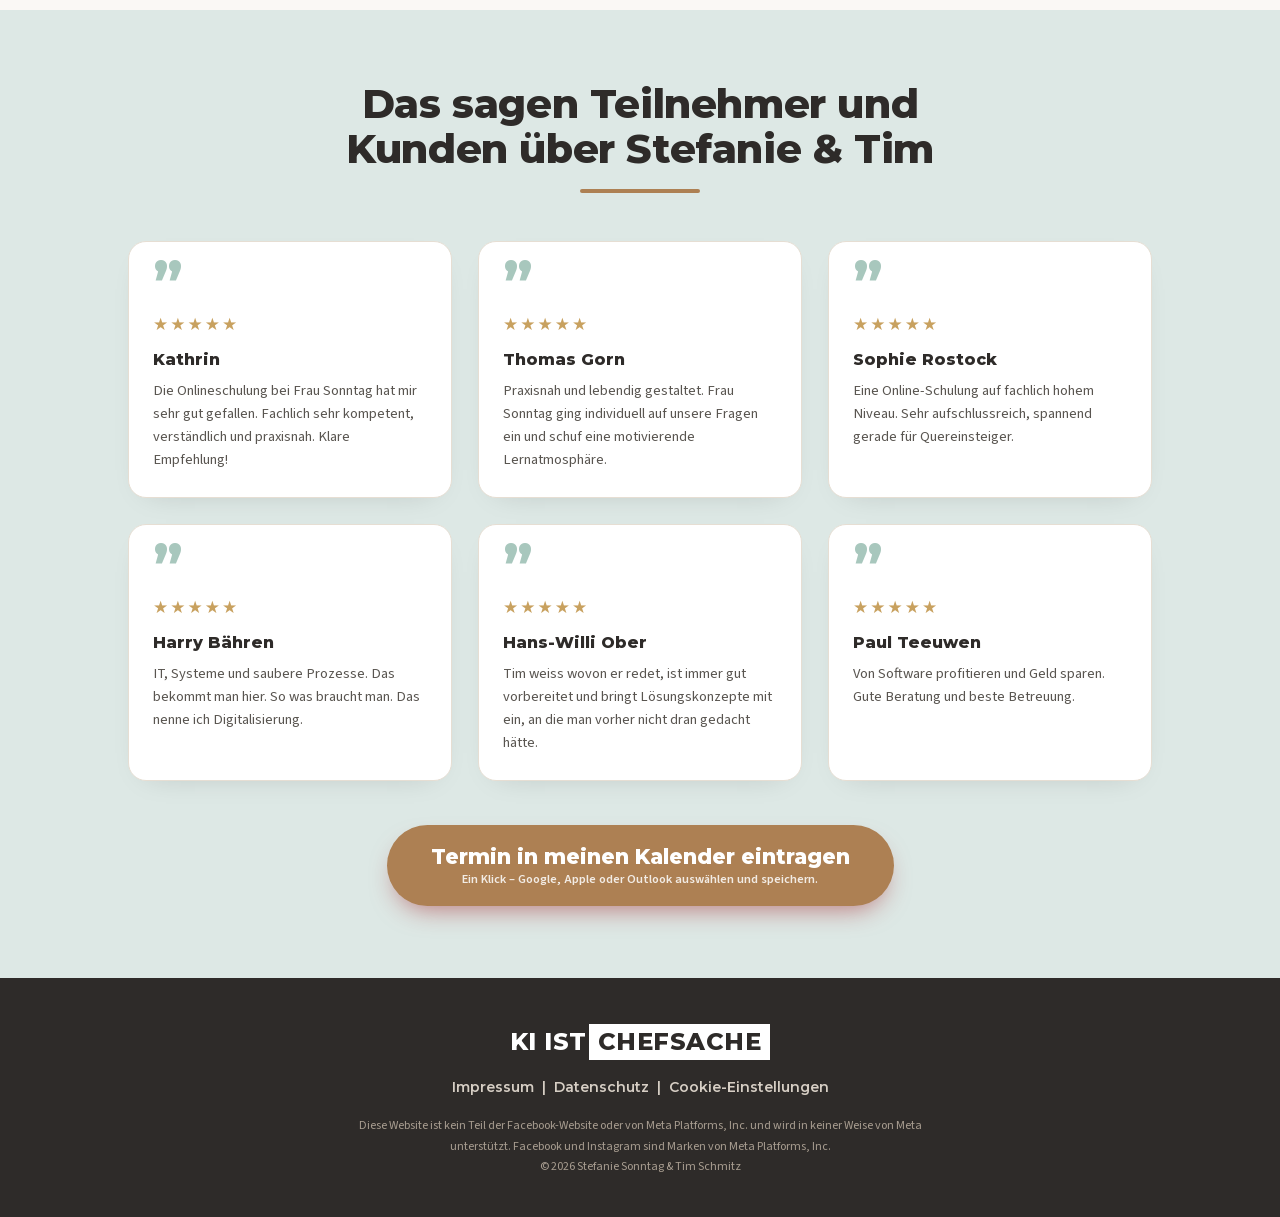
<file: seite-2-bridge.html>
<!DOCTYPE html>
<html lang="de">
<head>
<meta charset="UTF-8"/>
<meta name="viewport" content="width=device-width, initial-scale=1.0"/>
<title>Fast geschafft – bestätige deine Anmeldung | KI ist Chefsache</title>
<link rel="stylesheet" href="fonts/fonts.css"/>
<link rel="stylesheet" href="funnel.css"/>
<style>
  :root{ --accent: #ad8053; --accent-deep: #8a6440; }
</style>
<style id="afq-theme">
  :root{
    --ink:       #2e2b29;   /* AFQ ink        – Headlines, Fließtext-Betonung */
    --ink-soft:  #595550;   /* AFQ ink-soft   – Fließtext */
    --line:      #e6ded3;   /* warme Linie statt Neutralgrau */
    --bg:        #faf8f5;   /* AFQ paper      – warmes Off-White */
    --bg-gray:   #dde8e5;   /* AFQ teal-light – abgesetzte Abschnitte */
    --bg-black:  #2e2b29;   /* AFQ ink        – kein Schwarz im CI */
    --good:      #5d8a7e;   /* AFQ ok         – gedeckt, kein Ampelgrün */
    --radius:    18px;
  }
  /* Flächen und Töne, die funnel.css hart setzt */
  .hero{ background-color:#f3ece3; }                      /* AFQ sand */
  .badge-free{ background:#e6efec; }                      /* AFQ ok-bg */
  .site-footer{ color:#d6cec4; }
  .footer-fine{ color:#a89d90; }
  .benefit p{ color:#cfc5b8; }
  .section--black .btn-note{ color:#cfc5b8; }
  .testi-card .stars{ color:#c8a15f; }                    /* Gold entsättigt */
  .fnl-field.has-error input{ border-color:#b4694f; }     /* AFQ warn */
  .fnl-error{ color:#b4694f; }
  #ac-optin-host ._form_63 ._error,
  #ac-optin-host ._form_63 ._error-inner{ color:#b4694f !important; }
</style>
<style id="testi-tune">
  .testi-card .testi-body{ padding:24px 24px 26px; }
  .testi-card .testi-body::before{
    content:"\201D"; display:block; font-family:var(--font-head); font-weight:800;
    font-size:54px; line-height:.62; color:#a8c7bd; margin-bottom:12px;
  }
  .testi-card .stars{ margin-bottom:4px; }
</style>
</head>
<body data-screen-label="Seite 2 — Bridge/Upsell">

<div class="topbar">Deine Anmeldung ist eingegangen. Schau in dein Postfach – dein Zugangslink ist unterwegs.</div>

<header class="site-header">
  <div class="wrap center">
    <a class="brand" href="index.html"><span class="b1">KI IST</span><span class="b2">CHEFSACHE</span></a>
  </div>
</header>

<!-- ============ HERO: PROGRESS + VSL ============ -->
<section class="section" style="padding-top:30px">
  <div class="wrap">
    <div class="progress">
      <div class="step">Schritt 1: Platz reserviert</div>
      <div class="step is-active">Schritt 2: E-Mail checken</div>
      <div class="step">Schritt 3: Live dabei sein</div>
    </div>

    <div class="sec-intro" style="margin:42px auto 30px">
      <p class="muted" style="margin:0 0 18px;line-height:1.5">Stark – dein Platz im Live-Webinar am 04.10.2026 um 10:00 Uhr ist reserviert.</p>
      <h1 class="h2">Trag dir den Termin jetzt in den Kalender ein, damit dir die 120 Minuten keiner mehr wegnimmt</h1>
    </div>

    <div class="media-frame media-shadow video-embed" style="max-width:900px;margin:0 auto" data-yt="_Qj6ocP_A5E" data-yt-title="Danke für deine Anmeldung — dein Platz ist sicher">
        <button type="button" class="video-embed__play" aria-label="Video abspielen: Danke für deine Anmeldung — dein Platz ist sicher">
          <img src="img/video-poster-danke.webp" alt="Stefanie Sonntag und Tim Schmitz bedanken sich für die Anmeldung"/>
          <span class="video-embed__icon" aria-hidden="true"></span>
          <span class="video-embed__hint">Video starten — erst dann wird eine Verbindung zu YouTube hergestellt</span>
        </button>
      </div>

    <div class="cta-block" style="margin-top:36px">
      <a class="btn" href="https://calendarlink.com/event/2UbPX" data-booking>Termin in meinen Kalender eintragen<small>Ein Klick – Google, Apple oder Outlook auswählen und speichern.</small></a>
    </div>
  </div>
</section>

<!-- ============ BERATUNGSPAKET / OFFER ============ -->
<section class="section section--gray">
  <div class="wrap">
    <div class="sec-intro"><h2 class="h2">Das nimmst du aus dem Webinar mit</h2><hr class="rule"/></div>

    <div class="card">
      <div class="card-row">
        <div>
          <h3 class="h3">120 Minuten Live-Demo mit Stefanie & Tim</h3>
          <p>Claude vs. ChatGPT im direkten Vergleich, schlechte Prompts werden live zu guten, und Onboarding wird zum System statt zum Feuerwehreinsatz – mit Zeit für deine Fragen.</p>
          <div class="card-foot">
            <span class="badge-free">Kostenfrei</span>
          </div>
        </div>
        <div class="card-img"><img src="img/ki-content-main.webp" alt="120 Minuten Live-Demo mit Stefanie & Tim"/></div>
      </div>
    </div>

    <div class="card">
      <div class="card-row">
        <div>
          <h3 class="h3">3 fertige Prompt-Vorlagen fürs Onboarding</h3>
          <span class="tag-new">(PROMPT)</span>
          <p>Onboarding-Checkliste, 30-Tage-Einarbeitungsplan und Arbeitsanweisungen – zum Kopieren, an deinen Betrieb anpassen und morgen direkt nutzen.</p>
          <div class="card-foot">
            <span class="access"><svg viewBox="0 0 24 24"><path d="M19 18H6a4 4 0 0 1-.6-7.95A5.5 5.5 0 0 1 16.3 9 4 4 0 0 1 19 18Z" opacity=".25"/><path d="M12 9v6m0 0 3-3m-3 3-3-3" fill="none" stroke="currentColor" stroke-width="2" stroke-linecap="round" stroke-linejoin="round"/></svg>Erhältst du beim Webinar</span>
            <span class="badge-free">Kostenfrei</span>
          </div>
        </div>
        <div class="card-img"><img src="img/ki-content-bonus1.webp" alt="3 fertige Prompt-Vorlagen fürs Onboarding"/></div>
      </div>
    </div>

    <div class="card">
      <div class="card-row">
        <div>
          <h3 class="h3">Checklisten & Onboarding-Struktur</h3>
          <p>Konkrete Checklisten und die Struktur, mit der neue Mitarbeiter von Tag 1 an wissen, was zu tun ist.</p>
          <div class="card-foot">
            <span class="access"><svg viewBox="0 0 24 24"><path d="M19 18H6a4 4 0 0 1-.6-7.95A5.5 5.5 0 0 1 16.3 9 4 4 0 0 1 19 18Z" opacity=".25"/><path d="M12 9v6m0 0 3-3m-3 3-3-3" fill="none" stroke="currentColor" stroke-width="2" stroke-linecap="round" stroke-linejoin="round"/></svg>Erhältst du beim Webinar</span>
            <span class="badge-free">Kostenfrei</span>
          </div>
        </div>
        <div class="card-img"><img src="img/ki-content-bonus2.webp" alt="Checklisten & Onboarding-Struktur"/></div>
      </div>
    </div>

    <div class="card">
      <div class="card-row">
        <div>
          <h3 class="h3">Die Telegram-Community</h3>
          <p>Tausch dich schon vor dem Webinar mit anderen Geschäftsführern aus und stell deine Fragen rund um KI im Betrieb. <a href="https://t.me/+wsMmhVzLq3djZjBi" target="_blank" rel="noopener"><strong>Hier direkt beitreten →</strong></a></p>
        </div>
        <div class="card-img" style="display:grid;place-items:center;background:none">
          <svg xmlns="http://www.w3.org/2000/svg" viewBox="0 0 240 240" width="96" height="96" role="img" aria-label="Telegram">
            <defs><linearGradient id="tg-grad" x1=".667" y1=".167" x2=".417" y2=".75">
              <stop offset="0" stop-color="#37aee2"/><stop offset="1" stop-color="#1e96c8"/>
            </linearGradient></defs>
            <circle cx="120" cy="120" r="120" fill="url(#tg-grad)"/>
            <path fill="#c8daea" d="M98 175c-3.888 0-3.227-1.468-4.568-5.17L82 132.207 170 80"/>
            <path fill="#a9c9dd" d="M98 175c3 0 4.325-1.372 6-3l16-15.558-19.958-12.035"/>
            <path fill="#f6fbfe" d="M100.04 144.41l48.36 35.729c5.519 3.045 9.501 1.468 10.876-5.123l19.685-92.763c2.015-8.08-3.08-11.746-8.36-9.35l-115.59 44.571c-7.89 3.165-7.843 7.567-1.438 9.528l29.663 9.259 68.673-43.325c3.242-1.966 6.218-.91 3.776 1.258"/>
          </svg>
        </div>
      </div>
    </div>
    <div class="cta-block" style="margin-top:34px">
      <a class="btn" href="https://calendarlink.com/event/2UbPX" data-booking>Termin in meinen Kalender eintragen<small>Ein Klick – Google, Apple oder Outlook auswählen und speichern.</small></a>
    </div>
  </div>
</section>

<!-- ============ NÄCHSTE SCHRITTE ============ -->
<section class="section">
  <div class="wrap">
    <div class="sec-intro"><h2 class="h2">Das sind deine nächsten Schritte</h2><hr class="rule"/></div>
    <div class="steps-grid">
      <div class="step-col">
        <p class="num">Schritt 1:</p>
        <h3>Platz reserviert</h3>
        <p>Deine Anmeldung ist eingegangen. Öffne dein E-Mail-Postfach und schau nach der Bestätigungsmail mit deinem persönlichen Zugangslink.</p>
      </div>
      <div class="step-col">
        <p class="num">Schritt 2:</p>
        <h3>Termin blocken</h3>
        <p>Trag dir den 04.10.2026 um 10:00 Uhr fest in den Kalender ein – 120 Minuten, in denen du ungestört bist. Der Kalender-Button oben erledigt das mit einem Klick.</p>
      </div>
      <div class="step-col">
        <p class="num">Schritt 3:</p>
        <h3>Live dabei sein</h3>
        <p>Sei ein paar Minuten vor 10:00 Uhr im Webinar-Raum. Am meisten nimmst du mit, wenn du deine konkreten Fragen aus dem Betrieb mitbringst.</p>
      </div>
    </div>
  </div>
</section>

<!-- ============ TESTIMONIALS ============ -->
<section class="section section--gray">
  <div class="wrap">
    <div class="sec-intro"><h2 class="h2">Das sagen Teilnehmer und Kunden über Stefanie & Tim</h2><hr class="rule"/></div>
    <div class="testi-grid">
      <div class="testi-card">
        <div class="testi-body"><div class="stars">★★★★★</div><p class="testi-name">Kathrin</p><p class="testi-text">Die Onlineschulung bei Frau Sonntag hat mir sehr gut gefallen. Fachlich sehr kompetent, verständlich und praxisnah. Klare Empfehlung!</p></div>
      </div>
      <div class="testi-card">
        <div class="testi-body"><div class="stars">★★★★★</div><p class="testi-name">Thomas Gorn</p><p class="testi-text">Praxisnah und lebendig gestaltet. Frau Sonntag ging individuell auf unsere Fragen ein und schuf eine motivierende Lernatmosphäre.</p></div>
      </div>
      <div class="testi-card">
        <div class="testi-body"><div class="stars">★★★★★</div><p class="testi-name">Sophie Rostock</p><p class="testi-text">Eine Online-Schulung auf fachlich hohem Niveau. Sehr aufschlussreich, spannend gerade für Quereinsteiger.</p></div>
      </div>
      <div class="testi-card">
        <div class="testi-body"><div class="stars">★★★★★</div><p class="testi-name">Harry Bähren</p><p class="testi-text">IT, Systeme und saubere Prozesse. Das bekommt man hier. So was braucht man. Das nenne ich Digitalisierung.</p></div>
      </div>
      <div class="testi-card">
        <div class="testi-body"><div class="stars">★★★★★</div><p class="testi-name">Hans-Willi Ober</p><p class="testi-text">Tim weiss wovon er redet, ist immer gut vorbereitet und bringt Lösungskonzepte mit ein, an die man vorher nicht dran gedacht hätte.</p></div>
      </div>
      <div class="testi-card">
        <div class="testi-body"><div class="stars">★★★★★</div><p class="testi-name">Paul Teeuwen</p><p class="testi-text">Von Software profitieren und Geld sparen. Gute Beratung und beste Betreuung.</p></div>
      </div>
    </div>
    <div class="cta-block" style="margin-top:44px">
      <a class="btn" href="https://calendarlink.com/event/2UbPX" data-booking>Termin in meinen Kalender eintragen<small>Ein Klick – Google, Apple oder Outlook auswählen und speichern.</small></a>
    </div>
  </div>
</section>

<footer class="site-footer">
  <div class="wrap">
    <a class="brand" href="index.html"><span class="b1">KI IST</span><span class="b2">CHEFSACHE</span></a>
    <div class="footer-links"><a href="impressum.html">Impressum</a> &nbsp;|&nbsp; <a href="datenschutz.html">Datenschutz</a></div>
    <p class="footer-fine">Diese Website ist kein Teil der Facebook-Website oder von Meta Platforms, Inc. und wird in keiner Weise von Meta unterstützt. Facebook und Instagram sind Marken von Meta Platforms, Inc.<br/>© 2026 Stefanie Sonntag & Tim Schmitz</p>
  </div>
</footer>


<script>
window.FUNNEL = { booking: {
  headline: "Termin speichern",
  subtext: "Live-Webinar am 04.10.2026 um 10:00 Uhr",
  calendlyUrl: "",
  confirmTitle: "Alles klar!",
  confirmText: "Du wirst gleich weitergeleitet …",
  redirect: "https://calendarlink.com/event/2UbPX"
} };
</script>
<script src="funnel.js"></script>
<style id="video-embed">
  .video-embed{ position:relative; aspect-ratio:16/9; background:#2e2b29; }
  .video-embed__play{ position:absolute; inset:0; display:block; width:100%; padding:0;
    margin:0; border:0; background:none; cursor:pointer; font:inherit; color:inherit; }
  .video-embed__play img{ width:100%; height:100%; object-fit:cover; display:block; }
  .video-embed__icon{ position:absolute; left:50%; top:50%; transform:translate(-50%,-50%);
    width:74px; height:74px; border-radius:50%; background:var(--accent);
    box-shadow:0 8px 26px rgba(46,43,41,.4); display:grid; place-items:center;
    transition:transform .2s ease, background .2s ease; }
  .video-embed__icon::before{ content:""; width:0; height:0; margin-left:6px; border-style:solid;
    border-width:13px 0 13px 22px; border-color:transparent transparent transparent #fff; }
  .video-embed__play:hover .video-embed__icon,
  .video-embed__play:focus-visible .video-embed__icon{ transform:translate(-50%,-50%) scale(1.07); background:var(--accent-deep); }
  .video-embed__hint{ position:absolute; left:0; right:0; bottom:0; padding:26px 14px 10px;
    font-size:12px; line-height:1.35; color:#fff; text-align:center;
    background:linear-gradient(transparent, rgba(46,43,41,.88)); }
  .video-embed iframe{ position:absolute; inset:0; width:100%; height:100%; border:0; }
  @media (max-width:600px){
    .video-embed__icon{ width:60px; height:60px; }
    .video-embed__hint{ font-size:11px; }
  }
</style>
<script>
(function () {
  "use strict";
  // Alle Videos der Seite — Hero auf Seite 1, Danke-Video auf Seite 2.
  Array.prototype.forEach.call(document.querySelectorAll(".video-embed[data-yt]"), function (box) {
    var btn = box.querySelector(".video-embed__play");
    if (!btn) return;
    btn.addEventListener("click", function () {
      var f = document.createElement("iframe");
      // nocookie-Domain + autoplay, weil der Klick die bewusste Zustimmung ist.
      // cc_load_policy=0: Die Untertitel sind fest ins Video eingebrannt — ohne das
      // legt der Player bei Zuschauern mit aktivierten Auto-Untertiteln eine ZWEITE
      // Textzeile darueber.
      f.src = "https://www.youtube-nocookie.com/embed/" + box.dataset.yt + "?autoplay=1&rel=0&cc_load_policy=0";
      f.title = box.dataset.ytTitle || "Video";
      f.allow = "accelerometer; autoplay; clipboard-write; encrypted-media; gyroscope; picture-in-picture; web-share";
      f.referrerPolicy = "strict-origin-when-cross-origin";
      f.allowFullscreen = true;
      box.textContent = "";
      box.appendChild(f);
    });
  });
})();
</script>
<style id="ki-label">
  .ki-wrap{ position:relative; }
  .ki-badge{
    position:absolute; right:8px; bottom:8px; z-index:2; pointer-events:none;
    font-family:var(--font-body); font-size:11px; line-height:1; font-weight:600;
    letter-spacing:.02em; color:#fff; background:rgba(46,43,41,.72);
    padding:5px 8px; border-radius:6px; backdrop-filter:blur(2px);
  }
  .hero > .ki-badge{ right:14px; bottom:14px; }
  @media (max-width:600px){ .ki-badge{ font-size:10px; padding:4px 6px; } }
</style>
<script>
(function () {
  "use strict";
  var TEXT = "KI-generiert";
  function badge() { var b = document.createElement("span"); b.className = "ki-badge"; b.textContent = TEXT; return b; }

  // <img src="img/ki-…">: Elternelement wird zum Anker, Label oben drauf.
  Array.prototype.forEach.call(document.querySelectorAll('img[src*="img/ki-"]'), function (img) {
    var host = img.parentElement;
    if (!host || host.querySelector(".ki-badge")) return;
    host.classList.add("ki-wrap");
    host.appendChild(badge());
    var alt = img.getAttribute("alt") || "";
    if (alt.indexOf(TEXT) === -1) img.setAttribute("alt", (alt ? alt + " " : "") + "(" + TEXT + ")");
  });

  // Hero: das Bild haengt als CSS-Hintergrund an der Sektion, es gibt kein <img>.
  Array.prototype.forEach.call(document.querySelectorAll(".hero"), function (sec) {
    if (sec.querySelector(":scope > .ki-badge")) return;
    var bg = sec.style.backgroundImage || "";
    if (bg.indexOf("img/ki-") === -1) return;
    sec.appendChild(badge());
  });
})();
</script>
<style id="meta-consent-style">
  .cc-bar{
    position:fixed; left:0; right:0; bottom:0; z-index:9999;
    background:#fff; border-top:1px solid var(--line,#e6ded3);
    box-shadow:0 -8px 30px rgba(46,43,41,.14);
    padding:18px 20px calc(18px + env(safe-area-inset-bottom));
    display:none;
  }
  .cc-bar.is-open{ display:block; }
  .cc-inner{ max-width:1080px; margin:0 auto; display:grid; grid-template-columns:1fr auto; gap:20px; align-items:center; }
  .cc-text{ font-family:var(--font-body); color:var(--ink,#2e2b29); font-size:15px; line-height:1.55; margin:0; }
  .cc-text strong{ font-weight:700; }
  .cc-text a{ color:var(--accent,#ad8053); text-decoration:underline; }
  .cc-actions{ display:flex; gap:10px; flex-wrap:wrap; }
  .cc-btn{
    font-family:var(--font-head,inherit); font-weight:700; font-size:15px; line-height:1;
    padding:14px 22px; border-radius:10px; cursor:pointer; min-width:172px; text-align:center;
    border:2px solid var(--ink,#2e2b29);
  }
  .cc-btn--deny{ background:#fff; color:var(--ink,#2e2b29); }
  .cc-btn--allow{ background:var(--ink,#2e2b29); color:#fff; }
  .cc-btn:hover{ opacity:.88; }
  .cc-revoke{ cursor:pointer; }
  @media (max-width:820px){
    .cc-inner{ grid-template-columns:1fr; gap:14px; }
    .cc-actions{ display:grid; grid-template-columns:1fr 1fr; }
    .cc-btn{ min-width:0; padding:14px 10px; }
    .cc-text{ font-size:14px; }
  }
</style>
<script id="meta-consent">
(function () {
  "use strict";
  var KEY = "afq-consent-v1";
  var PIXEL = "1532765308619289";
  var EXTRA = "Lead";

  function read() { try { return localStorage.getItem(KEY); } catch (e) { return null; } }
  function write(v) { try { localStorage.setItem(KEY, v + "|" + new Date().toISOString()); } catch (e) {} }
  function granted() { var v = read(); return v && v.indexOf("granted") === 0; }

  // --- Meta-Pixel. Wird ausschliesslich von hier aus geladen. ---------
  var loaded = false;
  function loadPixel() {
    if (loaded) return;
    loaded = true;
    !function (f, b, e, v, n, t, s) {
      if (f.fbq) return; n = f.fbq = function () { n.callMethod ? n.callMethod.apply(n, arguments) : n.queue.push(arguments) };
      if (!f._fbq) f._fbq = n; n.push = n; n.loaded = !0; n.version = "2.0";
      n.queue = []; t = b.createElement(e); t.async = !0;
      t.src = v; s = b.getElementsByTagName(e)[0]; s.parentNode.insertBefore(t, s)
    }(window, document, "script", "https://connect.facebook.net/en_US/fbevents.js");
    // Automatische Ereigniserkennung abschalten. Ohne das meldet der Pixel von sich
    // aus jeden Button-Klick (auch den auf "Nur notwendige") und liest per
    // Automatic Advanced Matching Formularfelder aus — beim Optin-Formular waere
    // das die E-Mail-Adresse des Besuchers. Erhoben wird ausschliesslich, was
    // unten explizit getrackt wird; genau das steht so in der Datenschutzerklaerung.
    fbq("set", "autoConfig", false, PIXEL);
    fbq("init", PIXEL);
    fbq("track", "PageView");
    // Conversion-Event nur einmal je Sitzung — ein Reload der Danke-Seite
    // soll die Anmeldung nicht doppelt zaehlen.
    if (EXTRA) {
      var once = "afq-ev-" + EXTRA;
      var fired = false;
      try { fired = sessionStorage.getItem(once) === "1"; } catch (e) {}
      if (!fired) {
        fbq("track", EXTRA);
        try { sessionStorage.setItem(once, "1"); } catch (e) {}
      }
    }
  }

  function revokePixel() {
    if (window.fbq) { try { fbq("consent", "revoke"); } catch (e) {} }
    // Bereits gesetzte Meta-Cookies entfernen (Domain und uebergeordnete Domain).
    var host = location.hostname.split(".");
    var domains = [""];
    for (var i = 0; i < host.length - 1; i++) domains.push("; domain=." + host.slice(i).join("."));
    ["_fbp", "_fbc"].forEach(function (c) {
      domains.forEach(function (d) {
        document.cookie = c + "=; expires=Thu, 01 Jan 1970 00:00:00 GMT; path=/" + d;
      });
    });
  }

  // --- Banner ---------------------------------------------------------
  var bar = null;
  function build() {
    if (bar) return bar;
    bar = document.createElement("div");
    bar.className = "cc-bar";
    bar.setAttribute("role", "dialog");
    bar.setAttribute("aria-live", "polite");
    bar.setAttribute("aria-label", "Hinweis zum Datenschutz");
    bar.innerHTML =
      '<div class="cc-inner">' +
        '<p class="cc-text"><strong>Dürfen wir messen, ob unsere Werbung funktioniert?</strong><br/>' +
        'Dafür würden wir den Meta-Pixel von Facebook/Instagram laden. Er speichert Informationen auf ' +
        'deinem Gerät und überträgt Daten an Meta – auch in die USA. Das ist für die Nutzung dieser Seite ' +
        'nicht nötig; du kannst dich ohne Weiteres zum Webinar anmelden. Deine Entscheidung kannst du ' +
        'jederzeit im Fußbereich ändern. Mehr dazu in der ' +
        '<a href="datenschutz.html">Datenschutzerklärung</a>.</p>' +
        '<div class="cc-actions">' +
          '<button type="button" class="cc-btn cc-btn--deny">Nur notwendige</button>' +
          '<button type="button" class="cc-btn cc-btn--allow">Einverstanden</button>' +
        '</div>' +
      '</div>';
    bar.querySelector(".cc-btn--allow").addEventListener("click", function () {
      write("granted"); hide(); loadPixel();
    });
    bar.querySelector(".cc-btn--deny").addEventListener("click", function () {
      write("denied"); hide(); revokePixel();
    });
    document.body.appendChild(bar);
    return bar;
  }
  function show() { build().classList.add("is-open"); }
  function hide() { if (bar) bar.classList.remove("is-open"); }

  // Widerruf-/Aenderungs-Link in die Footer-Zeile haengen.
  function addFooterLink() {
    Array.prototype.forEach.call(document.querySelectorAll(".footer-links"), function (f) {
      if (f.querySelector(".cc-revoke")) return;
      f.appendChild(document.createTextNode("\u00a0 | \u00a0"));
      var a = document.createElement("a");
      a.href = "#";
      a.className = "cc-revoke";
      a.textContent = "Cookie-Einstellungen";
      a.addEventListener("click", function (e) { e.preventDefault(); show(); });
      f.appendChild(a);
    });
  }

  function init() {
    addFooterLink();
    if (granted()) loadPixel();
    else if (!read()) show();
    // Ablehnung liegt vor: bei jedem Aufruf aufraeumen. Ein _fbp kann noch von
    // einer frueheren Zustimmung stammen oder von einer anderen Subdomain gesetzt
    // worden sein — der Widerruf soll auch dann greifen.
    else revokePixel();
  }
  if (document.readyState === "loading") document.addEventListener("DOMContentLoaded", init);
  else init();
})();
</script>
</body>
</html>
</file>
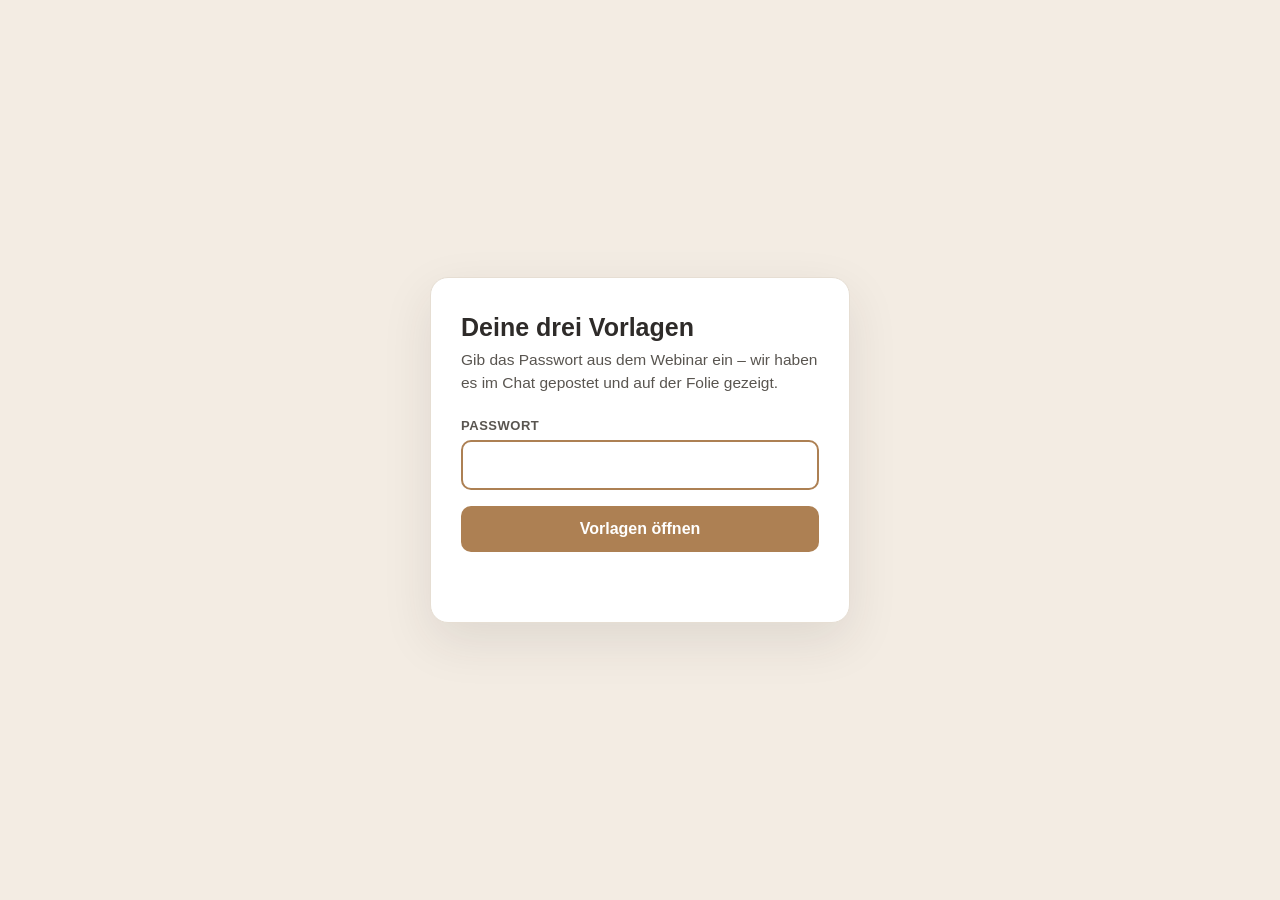
<file: vorlagen.html>
<!DOCTYPE html>
<html lang="de">
<head>
<meta charset="UTF-8"/>
<meta name="viewport" content="width=device-width, initial-scale=1.0"/>
<meta name="robots" content="noindex, nofollow"/>
<title>Deine Vorlagen · KI ist Chefsache</title>
<style>
  :root{--accent:#ad8053;--accent-deep:#8a6440;--ink:#2e2b29;--ink-soft:#595550;--line:#e6ded3;--sand:#f3ece3;
        --head:"Montserrat","Segoe UI",Helvetica,Arial,sans-serif;--body:"Source Sans 3","Segoe UI",Helvetica,Arial,sans-serif}
  *{box-sizing:border-box}
  body{margin:0;min-height:100dvh;display:grid;place-items:center;padding:24px;
       background:var(--sand);color:var(--ink);font-family:var(--body);font-size:17px}
  form{width:100%;max-width:420px;background:#fff;border:1px solid var(--line);border-radius:18px;
       padding:34px 30px;box-shadow:0 18px 50px rgba(46,43,41,.10)}
  h1{font-family:var(--head);font-weight:900;font-size:25px;line-height:1.2;margin:0 0 6px}
  p.sub{color:var(--ink-soft);margin:0 0 24px;font-size:15.5px;line-height:1.5}
  label{display:block;font-family:var(--head);font-weight:700;font-size:13px;letter-spacing:.04em;
        text-transform:uppercase;color:var(--ink-soft);margin:0 0 7px}
  input{width:100%;font-family:var(--body);font-size:17px;color:var(--ink);background:#fff;
        border:2px solid var(--line);border-radius:10px;padding:13px}
  input:focus{outline:none;border-color:var(--accent)}
  button{width:100%;margin-top:16px;font-family:var(--head);font-weight:700;font-size:16px;border:0;
         border-radius:10px;padding:14px 20px;background:var(--accent);color:#fff;cursor:pointer}
  button:hover{background:var(--accent-deep)}
  .fehler{color:#a8352a;font-size:15px;margin:14px 0 0;min-height:22px}
</style>
</head>
<body>
<form id="f" autocomplete="off">
  <h1>Deine drei Vorlagen</h1>
  <p class="sub">Gib das Passwort aus dem Webinar ein – wir haben es im Chat gepostet und auf der Folie gezeigt.</p>
  <label for="pw">Passwort</label>
  <input id="pw" type="password" required autocomplete="current-password" autofocus/>
  <button type="submit">Vorlagen öffnen</button>
  <p class="fehler" id="fehler"></p>
</form>
<script>
var PAKET = "JWMra1iO8wr5O8rZ82Quuxqgd6SD3uiI2fMaHu0oe0FV3ZEd8hD63FiYi0Q+WfO5655ooynBSRqiVSwoDBuSk5YIsMSFNHqQ8NLOzlqrJVjFh0QKh8+dx5PmXikTYUvbKL4ko7q6lEFa6OTIBnoZ7PWWZkAi50UcqVlWt3g0vXFQ6azlQqKvTL5YRnk1JL/U665nf7bvk/YNdsNd7RZm/RaoWOSQWdO0mnwAYg6vdid9upazyZm+WCd75ns7e1/AVj9LXtvalslqpQYnujt3RYH69LtxxLerldahRhPetzDav3WdLu9tScsqVx3vgdn3sEhGAF7QWhUyvj83h/aC3tzE7EgxE0IndSr20esn9up/hq17BtFOv6CpqwiJLWY/ocgfAvB/2rUoBaSnC2GTKy4ABI0a+ZTNJMOb52dFa1L3Q599jWbawOFoRxL/6lgeOERfq1e46O0VBAHrPn9BB/4DL+ANU2hy5vhqA7YQB/9wjS/0lExI5YefrMVOTt1EXQcJKX+rZ29WPuOCczcE0GUjzCJJHLoxOAT2sD5I9SV6U9ucpxsiqbmF9iHraJsbOglnp7OiHyl2mb59QPbVr9AUWKlly3wHBGy7pG7uZKmxLY+WzwpMrfTkLVGUsdityXCSMJ4FvP1FHPJMo82z/Su0s5QMjzNrsrrYs3EA58uyc6AvSOGj3ik39V/G5z/7LLP1NhYCK7Hq6B+1DiPQpbJVCrIZLXKa6UiwjAQiXUWQYuAo4u9aAkfq2/zbOGgIe+/y8gnaT1SSBRtfixdhfeoHr7tbzlmJD/PgeuGaKYFQmQkaS60yB6M39DuI/XFmCTK8rFKk99qenVXIncHPbP0RB4JOKj3PZPDBW5xjgmDMhIvlgvfwHsdwHyQVB5/B8FIKqBuopdRtLK9MhiHlL1zRVZFPMz6n06rcbxZB0HBN2iphaGG8DG/PRnzhaGrQ8RJaJgnGB/Gu9Gm/TXoJyTL/Ie1pbqVC8ICE/fSKLa56ceIjm3dG9HUQDh3ewFFhBVhT14GbtU8omKtjay5iGvtkNwyRDHtbFaZu0D/wuzHMTapTv0RaBB1qOf7ktB0BL0aH57Yn3WDmrccaRH0ZaOBJWSzmpF9X1LyfQEPoyFzqQzQZWLcukopvZpB8XBCjarIU+v3MKK1mpkBZTkn/gYQdmlni9G+tXzAFfdnRVRa658yb8mQePTI0IEOrzZAUA05qrioKd7NmlfkezUWjZrR7lEf/55X8gkoxi2LXacq01zst7RPx0u9xotdSW1SazGohKmgLl4o4LNMtm32diCgPOmCKYaWfg6BJ0dF4wtpdOwh0zneqFIA+XXB7FKeV1WdXOm8KHULR1DDyz6P56TBJm9uNhPtTrCfz9ksFTpxUWjGPm40/[base64]/aJJ9aKWh072xUjjDllFkW58sVfPbX8EIPVhFYpucrzzGUyuid+utuBmXyYRoqBneEVKtjnGgXn21z64cNs/6OrS+tZ4GvqpsWayfCwoD3yjgUWRhiRBpabhj1yWEmpTGe2LrC5u5EzAC5zTQ/HcqDmOPtKZ81cZatdvAJU8varon9ZtxyyQU9d3Hi18k4I+H60Col8RADxlFYDJ3Z3nab2psiqaTMc3UskBCoZakYHSdVPo9sJarjAtyIu1xFY8IILXydFh1nTuZIPkjZu3KMTpY3mpPMM/PnqAz82hvdWqc2jDd68cDmR1n7vRRMavtYcnMeDNiwsyXMdKCgx5nXYZV0ctLd5JyHIjVP3TDRGBoqLX0ZeJVOSlGjZWdr93o2y2rzLeYtsyKbQ3I3gf65AUzyv94hTHGJeNDQR/hhKaBzEkzFGHgMTdpIOFWbCdFsMBS4SZg+U+VVCBM2rCHd637+3Vj274GssCRCvQUMjrVcEjJBAOq7NdqiOWu9ZN05OhMeLSyQMsV7JfhKOri1Zc7BvXLg8FIztSTTZl1oRo6rBMhLe/8yuNmT6X8Xaxs/74mjTbWOYbNn7H9tTDSofn5Jp9JPe23iiNhz8EeXBAYO/kXgjYZzRz3iZlmRm8Wx1sfw7TX5M7hthGqzCMOh5Up61tBOIa4S6IsVH1WvkB+rVVE8CR+WoJyzaaZxvW8Cca5H92RSPMKh8ubyguFJ933OtGfRePhBrkci2sApkyVwwyNU0Y5IZikcPNZguekWsu8g+k+6QB9kSpKcr7rGnYbheCGStlP+AIRE0JMtpEjK/E7B1R23uFZGYKrcYarlDLLBAjKHH9PlSn3pMmiV4wY5wjW9SLz1JblI5oxEphIokZrpz3jMJTRTPD9mKPO5dIJDGd8RIr3pRDwEe/yf7U9jqSKRyJYI/Jkr9d+F14u2qdGVxiYgNn2ehKs2/73yeVll6VbAkzyH1cPal9vA+IWbwAZXGQP6FTpghzvgmyhokD1HvJcKuPQyf0SkP+5RwvVS7574Cs5dha9uMzWPvvrBENQBnE4NHMSGv52DMJIfoZVc/ZeZ/6ED+1LD2/uwWf4Y/M4dzxG5DrfgZ9CTyLLy1XunOXYBNTXHw8lL0DSr0dmTZJZX443wl91rVnkyn+AEDZO2DpY1qpPNXXWnkeY660qh0eXrAy2pcAJ0uPu34PtPROzs6MspwEeSco5cQIWUNtCmrQG4uaMUF42JAoDNVVJtCq/g9hT6xk/E5L+s+j8ep+0U7h56w0phAfueVwX8hSRwO+aRO9587bAnQGeNOIJorqC7VcAei+Huf1fGrHvIFD/trkzXtQzFMFv4K4CRJHOedW2HVl88ifKMOiXhFQ/PhwxpjArPe56jFUPs4PCjgJ7skRzdI7TFiAMH69GRoq5lKA258eh76cwMTJLXesxjWGCPriINWaU5VIdMuvG55iHro/rCaHZhTj7JDQTFbFRJD/NWCP7cHU/[base64]/A+7j97UwMYr2yEjjwXELFgZPJvjfyoYLk7zbRMIuwwzLIcbntCN+WcQYIQlkb01PrSSPYWDve8gCW8asGfSBQhvFKwMdgMZ/dKUyCln1vx8AjO+ZH0SDg9rA3gNDeOO2Z2t9cn80mg7fUfHHtRBGPL5+jiFRTeEQlRSKNFKQ+qSZhLh786ZOogaJhHMvriBGdK6H6NoUCIXX4u34pr7CxkssDDUPmkayREUrOzFoLhcI+y79HNCr162AcAKSmtsgMgsL2OQ110EOlWfqBNmy7u/Rg6yLFg5jo7e+dbR/6MeQU2uAzVAn4KY7ZzQmUEHEdgPv4CbvkBdWWgnxgqv6dQc9Jxb8DuZFqgU3/wGFNLbViRlJ8tAUdGzesCJZ6CPI2TM3GaZ63yWkAD2vFuQZlgquG8HHUIBknhEBHQTkYKmngEaxSkiTDOT+RHk9kHOdEtdhc2IA5hg/unWOEmLRqUQ4RlJqvGKH+vIjC5BiR4WCAxesSusJi8EGrC2CC3HwL+gJo23DZ4UXEA/psfUnYx7iyjnuABAVElLOrkypMh2ZeBWoqA+jsDz0ks3PviivZjpHfN6vXfaDB/SjjoALMxlGZen8qF5lR1S/mLFHCYgO6efUIPXDFbEuTLN0/JbvIgWK5a8JlgjKr2CMCPBpQFDpvDSgxpUJX6yV6TZotYOZIRkP4kMrgxp1uiUKTioLnONZrXVpm3XnfbCe1oKI7jUfz/3EOSdXAp2A0a1Kcxr9cVJUUpxRmU27/M5cm/PnFcvelA10oK69y7jiP3mPGpTbKfRBRZEDK061dQTBD1pbAo0/AY98h9E1FXYbv/2j6k9NDlqKbh+uwyyt9P8ibDaNhl108LYqKkgfnu8paLwLDMVh1jAsKngZoDDu6/69N6mpV3KbhMu1Ip04UoGWubFOD4u5WsKYkTCxf7nQL9kpd/F0GtEBDMydMPmeOjBwZGQKz7Cf30ZV6OkoqDj+g6rtk1VpdadwC1QGFO8Bz8sCqkJANCT52Q29kQgCqqHKndnfSrjfXs6/0aHURBvx4XhevODRyZ3JpNhq8tRyElyESOaKQjK4ckQnN2rX4xz5GjrElSuhNN/EPH0tglJEDmY0FGfxvEVl2rNI6bGvaHZNSHR40w8vzjMziWVPThVPEgPqj4Iddg/LEMA6BzvM4b7H/rX2ut/uKjeUUJKgERhypAyMewKnTX8AZVb/RJ7sfcYyiSg2j8EMlefT/5vQ9G55sBgH66YK0Mffn/ZplkOs5Ta12VIG9uMfniCKDBROPKAUcA8b/y/qaKKsNISBW2ydZsuAkpwIOtOi4KFfLHw9sfquJe0ryDDqCyXEsbjEupJpanTc/yq9aEmWQ6JPg+d5AJFTT/Ax1iu3yzB/bFNOJUoUlh3RZwWfFAEHk2CYcQ8MlBM6cDfl7KUEFD1dMEqoALQK3bQqGVL06n1QOr8fBvM3emPkSWneu4LxawX+mw1unhJeQREL+nBsIu8AdogmPrtR7gcqLNHZPCn7OmutLviolIpX01DjfNNb/CNGLom56bFmP3Rlp2SimLIAxAvAsrosAtm0xDW70rrJkW9ntxw5pOcvD+3pLlc3D/ZE4ZcMFXxLvJhvLob1ALWSX489fggp001mzioJcoAmtpBI2dkVHDF2Z/E06SDPSDY+WeG+ucD5lkn64cicy/O3dHkiG0i99WYwI9TqaA3fj3PVaqBqa5A9LTR5UWJvIhUBeTXE+sfqAQaw975YiuHiq2JhoyXOtzKGxTZAjg+3i2x+bhPdYtwSq5bYnZB5wEmFk6sd3oZJw1XQs0Ph7OwuiFwOEpP5gV1U9SwTETHEJPf0d6b5gPEH7q5+4BiV/cs9uNoEzqVSHNU4ZrKUGQk1BwtF7hSPLKqtC4qTvOEg+zFxyJfdWAJ9jJqKArvJBiUQLds/fSmPXvJAzIjAFMOMp6HBs9nRdSkMepKr6EC6vzvL0zfdp8PuXe9nbNQQ2lLN/HUUnF/EuK5NuzQJlNujhQRAQaGAiYqbONsrLPrfItnP78S/N884RQRHo8lbj+mty4yDjTwk+rPw7Jv0pdg3wPZsv5ps8vfPzivuvlBkBdosvFw4MiZPsKbrKltGTB1XhLeOaPOEPtKgNMfyvOJGBj7Rmvzz+S/udmrEj3JNNH6c7wDBLSVWYb2cT6274HFoFx5DNS4o6wNFbMiUBiP0doeFViEBH33fkhHZ3Lw8ZeAdJWP9IhBmlQbYRTr9d2JaWCQelEj3VYeLV9+RhQrJxOgxTfYocSfnF/lmHev5k4IjQqxp4I6/lmdZeXZd8UCfdK2h9SSQ0DXWyEZWxD9msCCu9XN3/eTeRZJHpdtenProAvqT0A0K2lOdWqMuiEcUP/IxjG4yU5LPljL0CqF2QuKCTyo2Od5RC1a9kCyoQFoHSpsDeVz517V2D5xN1bxfaQLtxyWGgsGAdys3ziKjyOtZ0z4VJKdCyk0yH5Zzl3CE/L8VXWvLq6x3UlWjKwM6LKtK/[base64]/K3Ci1RYRVzcNlJs+O11AYnJwuaAohIJelCyADJcbzSvBIB6gOYk8lg2CYLplVrE91m2bYk3a+yKTI/rmFR5ZICahXgCxzysmCvkGd6m9gYYBWh97xY7hpkOyyYcT0hUdOyc0QGnCB2519NF+OWrPMd8OxToKnvladlrscL5RQnlvgVNnmuMeQ4sLUtf/4nL5MvO1gfesnzZBFl/[base64]/[base64]/[base64]/zY7txMMrXZnjxymuzndwUfJFhHv/oVRX58EADeTFB3Yuq2TtMvTwxaBYw2n4xiZMtZA7tPudx+HJHi5TPHJH6t8Zxp25xcTpC0Ph29eFS6c/x2P4qJkC7Rlern/[base64]/iN2/SLEXVvdEMMlavXP55WVe0og5Kukcv0CAttf8iJ3p3wN0g2Hl4wSxm7WonkYVfpUn5hRyrhr5p1ixqrENJucMMRE3I/1DG0V2P/WhPsoOsM77pxna3RYyevj3EN49X2LV0SfDCvXb2tyvTumVVkJZLEia1Jb49mAH7CXy7ARTC9iQ5hassnChRefX83PWwrEVWLgzfQj6lhXDFNr/6eK/12CNi/fph1BexsTdTG3ulLMV5HNYtG9QAeUlI/7wcw4q5vTNKc9whHH4y5Ecv2FgkWR8ZlErkQF3oXwTiaACnoUufBFo9XxlrSTP+f+IqEfDdRi+AY8BkZcJW/4llIdeaaSK7sGszrtXgtDJtORR6u70w8FmA/3Q5Mdv+oBQ8xr/hQS3w1IT/jm3nLs0VioXBPJMmLCPo59/xS2fOvBBIKIQUBvqzVGmL4j3ZfeWTd04R8Vs6dEl6YEJb+Gaf8ikVvj7x9o7DFISWkLE/suXa/vHV+KqpCVg2Dma2cA9VKGs2SZrcLgj+PZaad0uvSbiXdqYNag41lj9LLJjee0M2/GKiCdYP5KRsen9ixyRn3RAmxJVdx58W2xjRpAfYox3RP3wavDQGhARMjE7fmsp+jhlePwJoVcoXg+BXLoR9GzRYtut/0c5wmRlI7tlQFT5ssGtqqmBW5PvPnjKFkluviwtVjydE5r1cJ7IRwBDSXmnNwxZ7wntq8IELBFON5nXzpHmonWctiThXUhYQnJRPBWOd2A3gTD8MSN9tX9Wz9U7ucSFucqCWjho3VIfN6/zWMtnFuX1Kf9Qlu5pdI+K8CV/6FNJEauBrPQsigQirqr/PxSilFx8h1iTc06dtUYOnSOF/CaZAUZnJsF2x4MKFjHiZuN5ZNwk1RU2AydseFdoxQL5ZKGOYP25T4oPHn0Z4FyyUcT8mYjCuUzFglQbJBq+NgdjsYicliG53RdrxumcnViR+BQfSUuNSdr9paCbdHanrK2aWP7iyE/FdjWOIVb9XCvWw0cVwF1g+4ikd+mxrza2q2wUw+XprxjAhFAZeujhMia/NlXrj5Wj9FIWgXVlCFRkCxAVrJNR02VpDHXys4uXUGzKlOTA2etNy35VSyQufilX75uqj0lOtyUW6oh9F6i1zPeu1fS/KMeg/SN+eFCnV2BC2gNv1w1s3xwItpfPkfD5rzRKlQYbCHI4lC+S7VTaF1gWuGxmMACgtuidFA98hmI5YVui6yQcvPhMTz5cbugoW9xq2Jd0mdnNe0FqBWgwAmOfDZ8Lm5+LMt/MTP/rh3Dq62pcXkbJvY+Iy8EVFcY4tz/4Wjre8K2BEmtjAB+tknwdQuLN4lZEN+MZ8czrnimPllUx/lvXANw/BP69VuTPqTotMTlqadq7o4d1lf4X4J7bP2g3qkmTrOkbrHILCpVRMWhLAuNuD4usK8qg/Qpgbszat3pUDTVZQLwNVxt3AYz+8I0WMdiLMUsvT6ZyBfWwOxk9Yp21maqR8ZHTvmj+zhmz4C3zb1dVvZtk+Ru/VwUgqRA1l7elK//oLivYIitdnamEnxeB/kAsUkxjJ5VxbKadKxsTYYpUiAk7+c21CQBfl1C28OVawt/IOcbHn7u/yr0QtTs8xBkm3sGUALsZYbFhdrCONVb1W7CD/bbEWCfd2t03XyKjFn2Rwn0faT9mDVUUsApki1atydSxvjmwP5rLGMafKNjOeJIFQKAK/Vkc/CelL9XDryFjJweD1xIpVuEWuzmrYj3s/sA40T4QvF85Ita9MMe4AQ5vVE/DM+Z6NiFc+78cTGPtFuemC/eASR2+1ircWWlPw+4RkcCrIdgD+cH38BEp1UIdYZPFUMRmu2l8Y9DIeaVBmlqd+oUyca08O1Z5ULLwTrIcLc/dsXcZMiRyvcOwNM7rL/9bJIh1jnHiZh/hibQLs+SrsvDGmeBfsNKY7Csa4ShVJsTFOQCf3I/2TqIXl4xS6qWNje5m1Cw6xY6186qGkTMD3d9CLbOycB2mbw9e1lTw3ms053kjMQd3PIcHThSTlaazWLUT1oduVLRSj9CjF47+KCPsdaiq6T4QRcZjKNrUYpFIjpQn/tQMzNH6S9CyOvNFrO6vMQAXBseOBeh202grim4uZIm9M+GHYMHfqOnLx57HRu8/eGySAjgV1T/[base64]/mWkcYWjr+QpCja3WKfiS2yYecF/s2NINWgZloAE0C/xACkpW4a5LNDrBSrow4eRXGF6Y9yAfp4qURKOV4ABk7OHjWA/HMF1u0sFzHr+2SrI3ZBXnslaNzzZgqpGEISZiE/xbzV0SWEURTIXAAdTN+fOkvoNANQRejmJ5r6lDvGd9a9MBlLjusOG8Ztnu12VfDlo7mknyZLfptfCXcZdeDBMX1U9d0aiP2jTuxiSfWbcsLH2CVFbi163f4bmMMMSv8mduyZQ/433TvM1KovdZtzOZYIrbRL0Rtn0uEcS2TNMKP6ZFz+TQBMqlTxWhfW/VAjlkZGJ7ZukY2Edda9jLx88Hw41yH33li97NVU0QcF11DuwwZaGhliVWtdpwSxod/YBTqKHuNYXNr3zq45SEYBp6cyV8xJHykw4Mf15FQI3F+Po8+LhDUOz4sizyhuPudZWVlLfU8MyqoNoijp3II9xu4IPoj2dmVeuoOVoEbaTLPd39Wms09RPj7wh44GURjbgPoO1jc3xmumF3Li41LtoZpZVgOzW4LK8xSeyFZ/wBPBYbAYF6P1TSWuog2rqfTdmW59HsZjvEH0gAJFAjRCrKisVZ+/n/gh9iGsCVpZ5vPbDYPy+TgO4xxW6pude49d1iCXy4PHZADNkvnWvFc0fu5GyjR1LMFFm52Dw5tcM7t2eWcPnJJYpFA84v5KEcUqxAdpFtNJUCiXecjQ0e0499kD+sAFn5p3gBFv581zcpXDgQZPQoc1VKmorirnXy1xbbYLJJLPIf+hCxQGJsZrt9BMLGnoZpFi4l/zJAQdPtsEb3egL/onFw3WaGkuWRTXcOPIZdgjgMpBUql3PJDU4l4FTHFX3piFtyU7OFKTnVdzugNZgH04ipPjYHzM180jNy0gtSexikxwKWFEUiEJ0PORyPR/xDls/THsGKxdVoI57VcEcOzPyDzxaRp//ofuL/x0ylOst54j7U5y8VgD2RBQS0yiCuSCiuuqwaERWPdiPvS9lK2eTD5GXQ/H6czC1D9OdiJ7Mn7pDkjWgYoMZZV0XGvgkiUaSowdzZq1BqTr/4+AuZ6micU1vMvsnGrXnZZSp/R9bovXxcVUCZX5bWTpdYcK7jD3+WFKj/Jcmuq+N+l2tk0s1kk76aENXyM4yQyolr/hTw3/75aXKJQPD81JhfquIm//fe7muIf8fzbBJSqJRj07f60Q3H37dhL62ZJdYkxgnqN2FoMxpy7LMafknViTYSHTA2z2vyKTg1HazZGUznxYnbom/y6iszyJBF9WaZN6GzbRyYg7twuWdrGn8+3EhX/fKoWbplly37K7/AIl34JhxlPcJiOPlvrcBlod59iYtl49h6/dJCe5lvbFihaQhjxfMgy8mYvuPTqlrQ0jcWZdhyWQC7cKpFRZ6nyWnRgRZLsRTrtBzynfOAg1iAiXnpkZtvKCPCozfoT0kIuQjCG0DyOQDdTfosybuJOxsqNYIsTU80GAAVwyjEGheW10rHwTIEplhbl3ve8eIYnubnwh9h0KXsoPXHhpeW72gMEAqd1OoVL+qvRi8/mP+MOV/JfrOGhpLb2b5lbEMegRQggDD9zM+eWYSw8cO4u41yfN2Lrezro3d6m7+HaazNSfbfiR76DGatalqrMwUhgrtUVpFfQx8RItPBNPgxDhVY+O6XAz59EKysDycOvRhtG8/E8yP7u+m7WBbfFnrHfDRcjhruylS0jcFPA1mZVGMuf4ACC8Ou0IBcXifUzkTUfzddUKrWfqmLNoyUdLfYnDMblBb6qkGy+XZBz7546lFzfbnd0UtXw3BTp59TEBi177GGgVleAQ7BQmcGJw7rYmy3XnWTHCDekSfbILsIm5Bew93WqEJB3pMXxxZILYK/JTa1hGFQ7YX3qEPQDmPEMErVqwUGC6kQovWf+Mu51Eb7D7Hwtt/VB5avJdotHkkKiTKd9qsR01eazpLpRDGPzXKvG39QspGgK54F4oA6L0wQe5y/LvcbAV7gWjuzfFmGNHcqKrz8wU0v71f4ydTiQixqv3Bg2in5f2pF0UecUVF+ChvG3/qNRHVIeUInrv34XVISGC2Nrmby+JbGo2IeHOQ80X61R7ifwbHd/s6Apgjw2oILIXz2zd5AEJMAXYOvssR15dY3NQk93vwT9nveM6jvwY8va9SccRiPPJP1Bn7l5uuZcNXRIYc7bi+etmloPQxqC/p9SBBRpcvFozCLt0sS59ZP3siSkx/qAFGx63KzGM45hShJEqYoKE5XPYyQ6bd/zJfW6MtgXJmyERTWVFIWJfGhkFNNm6+/M6AFLgaQQXB29ty6BNM6eEuU/eayrkGpgFKzeubSvHOLU/ep8RsSzHrA71wbhGcZKmqsFEeeg5S9w2EYHWCAUIGWYLH4p+0SmhkOuJQ+ggve45suVUQm4TkX0Vkkm3aqJ/AHbrnoVtKC90oXDlX3vVDi7ef+lJAGWDUuZQR8R+yq2fI3OGHO5zDyqJNRTyfGEu2/oP6mlqkUZTHLPERbAMlovUDjT1f89CA/CRVrPRKRTUcsP/dko6piNVweceT4dUxL9iqZLHiBYN3S4kgDnvatNzkABlkY5iONQdbNNYSeJnnLFPPb/eR58IXeqvlNl6/Z1UFRzRZyuue16yfDpavOaxJLvDtlMD+BNVbVtS4QLZtLAbOzB5cqBXm/D1NPpyg4XK5EynI6F/CtAYRU5yDLpKbN/wnU4ibKlLDTroON3d1/s5kLgmu0bsembzBift+bHOIqJ4grBFIRXKbK5Q9n9+uf6Z+rlwZR/Rz8NX/UdFFim/CRadFkq2Mh0roSFrixkIrc5oiaQ8HfHcgiqGMOLvPN+MeRJEE9yYvqL4xx4nNijDc0nIw3m96rpg7L+zN6XToKpE9u6QICUJtHfmoDmdJp5luez3chJ88Q9A/[base64]/T2wLdBEo8fRHEHUJsjxTTRdl2Kv68HBf9cgSPJ1FbiVtOOIFAXN9r1Nuikl8NGK0lphFJC1m2kNxmUImo0FbrvRwvj/JS4X/N/TmygvyywdJIDHz32uIxD01XLK60J0mNS6Z1FcYeNYNwHJAY6K3jqE2WJ/v792jfDcV1DGVTgVLJaNbwa3A7eOQeHo7LHJRF/Tb9GyMwk+F5oJRE3a9xcHvRCFhOyACCErvP7Hwv6A2ELRM3j1oxXo4SEj6K2JTH6nz6doVVgSPTDsExC6q1J+dR30yKGYJKWpk0Vos0SBykPFyi31Ma3jeiOFQiL4zbnIox7kX2V1rynE0BaGytS9KzzqY04x9/LFsaX0BcYu8XyNp/jLnOx9HawmgIiff0mk6TWRGckbNbMOhu++5R72WulOkAF2VSq5nn4zqNKuw+cwMqWXeXgpu1iMf6D8MDj1L3m1udRUyV3HvusJCIP6aYWANyhgiOUqf8NfPWxyHtnp50YxwQ0jmX7gCWIZMqPXcdSA+em8q/D9PTD2pxqIatpc3YbRZJ8mZeBf5zCJOSEz5j3U+E6b9KE0yort/i9mfQ4SOv2r2mgpQu0abBy/KstKIaFsFjSxDfnLMndGJeJ8qe6k6u73vKnc/oCzWj/gJSLR/SLP2f0I2x8uKNpZ8fAMjNBhqtvxUokRlUwqkM8K9S94ZdfR3S0pvZ0Nazj//CsN3kN+aZT9CkCykiyxMLxWC/eg10NQHv7BXrsMHmfgM5gsUFBWJ5npYIwJC87BeUdVaJ4iVtyo3BfPRL+eZlv6ZPhsPGsSoWoBVGEUXdVyisRqN7pNqaIByjwEXES8l8UKjz9McZIAZnkWQMPEl6LxJScX5sjZpqWZ75Xf2yW3Cy/uUGHbYLwNy7cMN0FBLLFDDLCUcSdhxy3newpdwpHQYA7v/hc55BhNfeRB8HgK0gK03Y9nMJqJ1zE4FWq8rRhsk75L+qUCunFxeBBo+3zjLgWo59VpsE+6eOVJprfn8emzLOiCeWi5OK4i/OUtWINHK1rqhnrr56hAlQ6qK1aCU5RQuuCdKASK0mQcp2VmZfmaj7ew+rW89he/tjLWv51zip1/[base64]/WhRJscNPJ4x5qdiHFxLylXUSzWQTpInQ9kJkjFMYiFNzKk/00UInRNcHm4c763LWkY9el/DO0GGHz77UfO78QjeDYgvYkcMD/GafuYiD9DakpR1tv3EFIIvojFJYGdXmHpqHOu9ge9tkuFvf1KrjBsRb8JRL2UNg0wTz0jpoyS0DzI6C/UTkqU92ZDPXJAMArbkPWXW1c7SYgSn5IM/Q23YMWJhFglzAW9wUCFg/wdlEW22CnsKv/SDoT7jaL2Vh00T5V070JIpFxUpaoVBQKmoEhlX5SzeQJb0aJZxYvfoUxXa2oyKGmAwPSh1KYC3IZEx8fk/AmrINfQw2+uOaJ5kCbrqAYKWw4FO94Ww42nVvFBjL86+kMEBrToqBSthY2HafnqqCFjMGr0ZAgj5tF31a1vrZNDp8CNGPPfc3muUSprTWV6uxrA885Y7BurYjb0WW7BLktLjguMfqhp+0+bTo9d/cRgl5mss/d9kbN4Xa3WIVz4qzI04XTsoCSqWBhgrVnpmjCNnNKIB+EesJb40qZMrriyGFBdYLqXy2dof1mp1ickhxu+mWCdZ8hTojns+YMGQ89RnzhGD02WvURbXQ6p+vcun7QjCk2kwIXp3p8WulbtuTGy4r8PEAkhmi8/15mJpc32XeIo+1Rg31yCehNAt5NOl5DkTY/xCbsnuTS+zmETSPkkN7mcYwGV2zyvgGGC1I/07r9+xh5Hsgq+NooKJgmhFb9iZr0TEENnenis8pq5z/yhN/nvKs3VhFV4NBSpmahW2z9SG048JS7d5XqQrNmIXg8qS1XHc+aOxhf56ztgcjsHES/vEgjgPy6OirRDXAuPQrqBRN03gbfPGQM4XmYDe862VcKUuABLpKftEb+q5HaaEHF10m22WtkIaI5yLq5CFnAraGyRVkrqnTsMhI54znTzbdvnL19bpZvucDsaA5icrerS6DtOjdLhBkyw7v+VTI89CfdkoD4wNqOp2UDLN1jsqdX8WWlFzAFLQvyTHN7IZ/oSvHyrrOvjXmSF/hcuOTkFHEouIB3n8pzZ6z4k0h56ub3wDCrwCV+iVMMiLeGKBbawAmVJig4HVncMlV8PG6KW/ki5zhCKqra2frjmYxx1k3cbIHt9KVaVdsdVVapU5SjBK7rN7Aa9UeZoHQ+uzI8yG4LutIM4wUbbmQc683VyZHkGFca41EGcAuqZzx71tbGdVjHkadqLWE21vGYtarJgwyblUKZ53dpcsH64IGQg9zLjICKF7E3CRd3jgTPRQnluvYIT48NXIlDdH7EUGz3DcNkDzR/w55YMlZoMVlq3ItOZXZC1Km8/tPj3vgNoAW+1jfCDfNZbLAiMkmY+46BWOzy9H38y+Kjt7WulRehb2u1UiCjDzKdBcFGufkgIdk55hedWEd9C8IhFlKCKxI2tzX/x7cQSn8bSj7N3nSdkkee4DsJ5wZHEh55zwaM4imiXnRUWcFYmc2m9W21DRr159ZBkj67wzTYCL9gt3/zMl7hzPiu/6VE1qEvW9nFJh8sSRFVmxFXsxeoFdDgfKGLFWMTp5dA/l8AmeoT2XnTYtoYHQ+BW0+nLxQZOLrljlNmzOADuF8yBlKddmllZLHLxHJoH1psPbcC3FxBJrBAQgPHIHqJX7etdDeWIlsbq82xaZARofRldEB0Y/APKy4qjOzbUnMc9nS46gP0OH1QcRakmPnN/uwSnQ5fCnU84dySb4cS/+xkh9vfXHWQtD8Fh1trSGLb8k9xbLzYtF+5pcekbVpwa01dJ4PSDmXbwp16Pw+u3S1E4LTwkfLsKoz8hdaUvXVcLE9pUt6g3zHVcbg+X+yGj2E6ETDGt8GA4+/7KLzFuzcT2M7vtn7DtTpttdi2hs4WT3tw3vX9ns0iggcOOxJtzkJK16Un6Bt5AIvHfQSeaXuN63gC/0QhYNUSTO2Lkxs1b6ZVckh6WcYzMIhK6uadTwK11rvpGNHh3BVGcPvkuPvlbqfKs5A6gONB/zXS4LzOPaCiXgIdLg9hBjKF7wjrGOR6fGLxiuh4bM6Mk8HnSQ0UL+1cnoaI90nuSdmcLB4sYcB5WZhlgaGvbQMqITHuKuRl5VuqgXmN0AfOxmwE7/KQ2mWqpi5pUx5m9G4789Kx+bwi74lx9lAIa8cX/QfUrtlftT3b4yFsX1awnnog7tG2lkz2gGWaHcah6lWJzMGR/IL0tBzjGWpQkFweVRgz49ISbLst+HKMz4qhAaanGgk+iR7t+j0uLcVFl3jD5Ro+3cEvEtYm7TmuJNoPdg/Fft8x8n/7SJdHnqy5wzh14LtR+OInfItT1K5Ccec+90fwOwK1jvr4W6m4oJEiDzl2vj/3T2NIEZbXuvFxjXZL4K07O1Br7jP16t4GuueowOZ89zP3s20iydzGTHwq7iFpwd/LYtLL5DpKk31s297nXqTPzTyX4fcJf8xlB/cfPksEWvaZIX8QYFTyfFuvi1K6xqdejYuy+/lfOq3KO0fXeNSZIiV2HtTeKq8yfvrFSh+y52LkUfnIXFB/c66RFMQQPK/15riKlGOQPuBWrTYjTKcFZflWK3Z/iRvsohzfWgJKRkIc3vC9RKEfKliBv+08RFT0rg/JVIGnoIjT3oU6yX6DPgNkk4+XEO6NvvSbrHftQVJELUZc7JDbIMVgZIuO+VJU0PgVqLQhydTM153c7GMKouo3pzKx41EMkReM5ixxnK9jbzX5/3d2AU78okU2PIi+yLj6zknPgAnY6JZI2NRWTMKUQ+Qr0Q7dRC0gyb9tHJR4wDVne5EGtzY6V1arp34yaI9sZCnS0uPBS/nl+TdREUWL6auNesWmK8Lrt40fmQOC9ioczLJeJqVljTQXJnZzU2c2jxilGk7cWXkGq6rBDXHmNbQkeH7x54Wms7s+OanoE/fhVSwTCQCanoFi87ZHf6yu8lGurq7D92koPAfZaPAs6X3RhUqjmjhAs6gtL3Gn8auINahlvJYLIarjaRRyCzHXE+k+jHdG6VIK3YpbznfbhcZ5W18G7v48tBVON2/wN/a2wAgACx/Hod6sr/[base64]/CsnyknBAjaH0Afj8W3uRM5lv05yxFjMXukAp5ihsiVWgyzF9F36XNQxUejCtClq4CKAOAbZhocp9d67lx6hVjwr+9TV/HopDTAK8tMtuKgfg+jJIBfMaZt7Y/dME4VtxIjkp2HeYgne0idO2AH/Ck7Zrc9z7Fsu8S4RWRtUz/tSiYsLXyUGmfzktT3dd/ayPFb3Yd02YeDrKLuzyKnLjTFWEAiOL8V6v1GvQC/+O+TzDMH31j+nxyhr8kUd9JJEM924W4mm8Z9boor/tlz+eOThbi8LSZN47mLcKSTVL9mLtM3O1sYNOdObOKmnc6/3imDELLVOH0j4r2ktA8E+VExQcADy4ws6cUN/VosFbPJaZWr4XgunHPqZPHCKKKqG4dbOOrX06wGoWJTAx7JqXIgUwdY1kzCSE25evpX+N7r3C/yo3UPhl/fUovdCHxmdLqzVIbJ2SKLRe2uT+ISJ3KXYVtWz+MPFStEBVBI64v2xIfi0qKjOmChVSIAzLUefshJu+oslIfCTWvhwwoj79KnBJ/oIB4I5clWg2XfM1+7vCnsCctYXTn89QkQmji71m9WGuiSxc3D+wD1wFnMTWgjABv0FLBhFN0SV0LpmTS/W7KT17SzUePm9GZ8QC/[base64]/1HfMOl+DeITR0ocX2C8spGROJ0/wNSWCr136WXR3AL4As+pzYNJ0BFTq5HLuRs17FU0Y6fCGlbEcbCbLV6YcpHncfARcE/tasKaURkA4RK/Zp7G1NeO9DBDDBgRKv4bk04AQAZKPh+UA9b4t0sMVgR7aoiiZAjL5IC3mxjm8NdC4i7IbsIuH/98JpyBOQDrV+Jq5S8LvWpfqDEbOBDJXzCSM4omuIJi0VV626nm08SjWVcEbuP5dLyeS19EXw6HWh0KIU71WCl3jzQoX7B/ZwPtgxqKYzNT7/MfKVsAhjbJZEsrSVuNLBo6deSm2lGNpy/OclufFwU0z3uVA+oBfgikvSjWUOXlkXG6sQzg0FLc8bgU8bHoZRpvL1l2/9x+aUzxhHs/AOFPopdA/1wp60sBvoDDvIXF6arywuiuzCchv58P5vzwKjcKTYIr0tf/DqrnKCKXpyWaeO/YVEOK6uOXtinpr5uIVldmaQ+1Z1aF0V8FLtTuK+hK1rr+bC2evgeQGyQcCMKic2a2uEHiAtVJlLddgPEP45ivdM/2Ju/R8U0C0kbnvrxD7xDCHNJD4Nt6SCRmjP+T0IwDrUdoM7TcUkxMT2NjkNjAyVk35Ghx1xokbdpGDu9syzaT9vIOg56QeLDEMcgCOkzHyhpXt7R9ayl6Z/[base64]/+FflMqSBUYXwEEngwawGPCBZoj8Oy0uIuvRFSHQIzzYwpwhE8TXQtw6o8HbxmFao+RF2NXSU87BWuzFbrBCwsq2uvMTmNx2vfu6eMeK9s79kZzPpOxIytY5a5ZSbh5CriNvKFPj7Kr5vz7LyIvLB6lFrsg0WZWe5dYEpfjsb4xWO2kCmFp4yO5MU6X7B/EHsmgwkavErH+2lN4VZTPlhXK1ghpNDV6qc5sYjR4djz6lc3zp2ujaTOUNZ4k+UNaMoWxeANmLLFlg4XwIYqDxP0U8Kaq6HkQvIFOk/5D+5ZbOoFealICdxqXNlsumSC99WMUaAcDvwd/yrw4fW3bUSdqgT+ZtQ+VFgYYNVZaH88Xz0GzRykf92c1DZDyp1I21P9+B5ciMkq0VaADbl+cn4eM18avMv02Y5+9920yJ6VsKFYmUB7y0px8rMTxxsHJ1zqqjBHp+YmYgT9Khy8VDYImwk6omU5E4Vwk4RwF6gCmxmlwvzmZxN3FmVAuGh4s8hBKfaybs+djTL7TR/h54E8YbqTinzpXkNpxqwK+xp+JAxcWUZ05hFID5CysbDiRVNXvp2wQb4SAlSIzl+xLc19NfjzTGBU/L38ZrbVnpi7OgegRCsknL5Dfk/5j559f1c7W3M9VpwuSgYcbDWPWnPCqM45i9hgHLhld5cTNeaxN76oArpFSJv4v0aK/3IRJcYaJvoDSa3p0/qAWorOeBmN7WLzcd8it3JoalcJD4NJw7ajjYVBumB9cGg2JcV6kZt3JmnGX/75LPHgUKogPXhH4mS4Fc7BjkcOgVpGNpWwUGY/2Z0iTx4fkVt0j+wVCPsAqT4edIb3gxgSj7z5Eb92iQyKqdDqeNsofYLbfVofPscb24KX25ZSXRHBkmuqSnOLMcfjCXVl+qFbr4YKc0jv7E0F4NF2xZ4URYYl1VXOSv8jdfuS+1wYu/vRlgEz3t6GlT7Hu3XcTwQDGIBBFAKtgl/2NT5Fvj8BaZPJ+kIgFNlVDoLwo6z/ra4RnrhpF3gnkua/NzJ/wQq+feuqxoMC0wHb59nr9JbhxA1JoEF7AH8EOf6SafOnaeA0skyikkz2lzPafPRoySbLTSfKLeeOWcXgjw2O7hdTGjSd5UZh4fSvyOnVr5WTTMrqBKsvGO+9U34IW5NADpKfENpbOWVML8iIphWjZevPtz2V2EJqfK0J/pokZpvw/FZE4LHQGCZFyUuy8hjrbt4j4w4vf64LCcdGxSfCV4V0/5XuAMejSiYz1fJpzA79HhVVUWzBuzGFlasLbRZEGa+g9i+SCBKrdeYNMV2JEMBHBg5SDAMfU5zeoSV8CzRsssbFJpHKIHf/[base64]/He3TkacPIoiwYjLBD2f3x0dMOQA08R5oyzl8JFjn9yp80hUW2mXq95XTHIgVbP1y81eeJ+VbhlND//0URKHUiu/DcNUEnXA8ESemKNK2P14Dk7uC6qcnQ0LaffgMkqI8LmX7fcK04W9KldTVbtCEdd/[base64]/hSK1e7VcYAuEutPmrQSRBvDlY59ZUw5ek/NV7PtHMqghl4Pymeray1cEgLxgAm84rNbqmNx7V4OZhNl3rUSZSy1T+aAxWstQ4xsoY4hv8a7fLHNbO5hVuWg6rG/FkOVbVb9K4mh8hxLNUEd1RtF4A2Uu+5a27qpv3cqsgoYQO9ymAMpPE+6Ut87wbYMgIh5YpOrEeEA65DLzkx8ptkzKKFZcyjM2Wz6AQURuEhMmYB8yBWzPxzaoCWhGVT9R5AMfBkagttGyCQg0aKAui67Zfe8lW/IpClk0WyqzDmsejT417ZuZ+IBLh/hkbbd5VLfAOpN0w0eeIFT4fVGhi4q5PYRA9Gb4/NKLQChRvDrGrhOGvmu4C/UfoVxaiU+Ujg1f9+Kin31J4L6/Za2W1Tje1yu7to+N3+d+fjqfOBU6x+aXs5ATd1nTtrPrjEK0wdWOyI6Nvxvs3V+kAGt54jFGzKUQtKY7ERDFyAu8NpexKG8z612H4/0m937mChf1Xgopjjpy8sA9VFKhMFRqWmzm6RuGNvHEbb7jmS6HacnmCTET+cEmb3F/sON5Flg8RWoESEjssmjFWAPBpQKBKn8T3u7V09E7VJSLVew4jMHV0NsjcFr7wpOCw+cvcPMFBVkVuoHrU9h4tdFQxN1KrdThTmKA/iHcrBKe/fFG+a56MS1tydlm1UmVsK54ooJjTqCRrm/6CFdec7EhXVv6H8gzFLXGHYptOpw6dI+mc8JZFEiquQwuvp2ukGjGaZtk+n1xoJxxqX+iLa9xJmEU+c5C36O+1FdKETgvAGjrQ+Tj39DRVwx7vovGCZm+gfxLBUw3lIdVSzm3zvjaCCIfp/jWSrDFyqbUZirbYZ8/NwdEBUgYj/rgSvp6JEftOG7QsnJBjIccsiZzpctkfhvLdaQcBTOgynSL80jeXtWoWa9YGjnuJRG0/4AFxAGNSn4wa23oc6UcHFnorvZc+VPOwj8wx+NJeMIy5WmucWLnjJzMuo6Yt8Phfrgc9W2frLnp5zjqmKdi3/VJ54sHMekvL47TChOoX+tCKjrwpNvQoKSVC/L7m9ZQ0nSvfzCxVD0D3TZqkqzjttKTyR4TRtJNdHZG50eceRiKGhAgufPur1Q/9ni4tnSiOjcyDfc8kSqV0gjHyhQWFoJfdpU0aozx2sBHHXsdd9YOXPh9moU9lqUM0AtHeuIpl+Z9re7j3/uXwn/[base64]/JMhTXxQsSNRMP4zukkqOf8Mb4DgqliI1/s9pQakLPC2Sudb07t6vOxvc2jDtMmiWkWoNbmgrFXkU95IwpePPx8/Kdkc6nbSWjVOKmOzPnRbHn6d7cw0llqHQGnMW1zTk4TEOblURQLgJ4h7UiGNd4ligLXlvKnfTXwUmunTT3tPu+gHftoaxgkgmhVpqpUrG+cMel1fBQsxqm/+beYUsA+y42pnRV+Gt2/cR40y0qJClQAOH7uik/UXsv/[base64]/G8zacaCVFw+D2UGMlTUOHakKouffkW0sbtp1v2ks6l08paJQHjIvxeMiKtYJBgqv8k9XUwIxYMGY4bYrAZLQqQV1Am6w27vrWNIwVzyKRMCta4AEUuqrAsja2eV5cgEbczOHVglToilsAAxD3U41pA3/Ytroi1gMyqSwpVf8GbnAQhJTD/inAu6gAq/DWd/IE7xrxn4nu2rVuIw4fM71UF4oe5mxglOBkon6TLQbps3eTklGF5yxKaZjaKHmby9qqjI9T4lWZooyQTGvYHl0g0kWsquxpudp7VCqPMwAx1nLpW56ihA+vi4yhUSfM4Kwm2I9UMBriXsrEgoJtj2bl7gliAWNFPSiHnOvveHIbg1lkbPqyNrupSwXZMhKaTEc0IG8/azfdqE8ZhAGu4SR+bc0UbhzddIQUvIZHAaAg/n9UhIP9cnnNcIb9JO8L5YwoofKiy2I43roc+wLV6Xxzh/NANOrr3ZdlRVdtZ6Ss+ORh3PoDt3PMwBMbfFaRdnWUyPikMtPiJ+v0ar83lceFMkuQ/FFD8RcsM9d2CusE5iNSCqgYiy0iBVFZxdqirfvGzn0DlI7/WJXN6AsMIS4CHrcNI/urarl7uI6WINZFp06sM2W3JhbmzTXZrgylnKxQgCAX9X0FqAucSGpX6xu18eSG/j/nrduDj4fzgN9MyMslu/IQJQ14MAQIHjRtWSTF1OCghUdXkwfnpvTLLqa0gRj/pVR/g0R/ga2mLgsd7jBEigWcAUA1ztMw3Ks8DoXD0zhrt/ad/gzyXxm7s4haCo0pwwR+Yp885Z6DSe0MlPvJOXnDG7helADg9pSvx0PNnMq4CsbTA3K4jImKhJ0JkxHY5PIe/HeGZNzkdUoTP+tffWhks1JWTB2qbOEdTDaLTVBPm2saMkmMoovnRNwa3TV96X2n55HOTFsp0DcHK2v0zBsi7c1/ixUt6bHnaZCjBRwTF13CaNnCsp70Sq1gLvsIscZuQLArYPk+ByWw==";
document.getElementById("f").addEventListener("submit", async function (e) {
  e.preventDefault();
  var fehler = document.getElementById("fehler");
  fehler.textContent = "Einen Moment …";
  try {
    var roh = Uint8Array.from(atob(PAKET), function (ch) { return ch.charCodeAt(0); });
    var salt = roh.slice(0, 16), iv = roh.slice(16, 28), daten = roh.slice(28);
    var basis = await crypto.subtle.importKey("raw", new TextEncoder().encode(document.getElementById("pw").value),
      "PBKDF2", false, ["deriveKey"]);
    var k = await crypto.subtle.deriveKey({ name: "PBKDF2", salt: salt, iterations: 250000, hash: "SHA-256" },
      basis, { name: "AES-GCM", length: 256 }, false, ["decrypt"]);
    var klar = await crypto.subtle.decrypt({ name: "AES-GCM", iv: iv }, k, daten);
    document.open(); document.write(new TextDecoder().decode(klar)); document.close();
  } catch (err) {
    fehler.textContent = "Das Passwort stimmt nicht.";
  }
});
</script>
</body>
</html>
</file>
<file: fonts/fonts.css>
/* Lokal gehostete Schriften - ersetzt die Einbindung von fonts.googleapis.com.
   Erzeugt aus der Google-Fonts-CSS, Subsets latin + latin-ext.
   Identische Schnitte teilen sich eine Datei (Google liefert variable Fonts).
   Montserrat und Source Sans 3 stehen unter der SIL Open Font License 1.1. */

@font-face {
  font-family: 'Montserrat';
  font-style: normal;
  font-weight: 500;
  font-display: swap;
  src: url('Montserrat-latin-ext.woff2') format('woff2');
  unicode-range: U+0100-02BA, U+02BD-02C5, U+02C7-02CC, U+02CE-02D7, U+02DD-02FF, U+0304, U+0308, U+0329, U+1D00-1DBF, U+1E00-1E9F, U+1EF2-1EFF, U+2020, U+20A0-20AB, U+20AD-20C0, U+2113, U+2C60-2C7F, U+A720-A7FF;
}

@font-face {
  font-family: 'Montserrat';
  font-style: normal;
  font-weight: 500;
  font-display: swap;
  src: url('Montserrat-latin.woff2') format('woff2');
  unicode-range: U+0000-00FF, U+0131, U+0152-0153, U+02BB-02BC, U+02C6, U+02DA, U+02DC, U+0304, U+0308, U+0329, U+2000-206F, U+20AC, U+2122, U+2191, U+2193, U+2212, U+2215, U+FEFF, U+FFFD;
}

@font-face {
  font-family: 'Montserrat';
  font-style: normal;
  font-weight: 600;
  font-display: swap;
  src: url('Montserrat-latin-ext.woff2') format('woff2');
  unicode-range: U+0100-02BA, U+02BD-02C5, U+02C7-02CC, U+02CE-02D7, U+02DD-02FF, U+0304, U+0308, U+0329, U+1D00-1DBF, U+1E00-1E9F, U+1EF2-1EFF, U+2020, U+20A0-20AB, U+20AD-20C0, U+2113, U+2C60-2C7F, U+A720-A7FF;
}

@font-face {
  font-family: 'Montserrat';
  font-style: normal;
  font-weight: 600;
  font-display: swap;
  src: url('Montserrat-latin.woff2') format('woff2');
  unicode-range: U+0000-00FF, U+0131, U+0152-0153, U+02BB-02BC, U+02C6, U+02DA, U+02DC, U+0304, U+0308, U+0329, U+2000-206F, U+20AC, U+2122, U+2191, U+2193, U+2212, U+2215, U+FEFF, U+FFFD;
}

@font-face {
  font-family: 'Montserrat';
  font-style: normal;
  font-weight: 700;
  font-display: swap;
  src: url('Montserrat-latin-ext.woff2') format('woff2');
  unicode-range: U+0100-02BA, U+02BD-02C5, U+02C7-02CC, U+02CE-02D7, U+02DD-02FF, U+0304, U+0308, U+0329, U+1D00-1DBF, U+1E00-1E9F, U+1EF2-1EFF, U+2020, U+20A0-20AB, U+20AD-20C0, U+2113, U+2C60-2C7F, U+A720-A7FF;
}

@font-face {
  font-family: 'Montserrat';
  font-style: normal;
  font-weight: 700;
  font-display: swap;
  src: url('Montserrat-latin.woff2') format('woff2');
  unicode-range: U+0000-00FF, U+0131, U+0152-0153, U+02BB-02BC, U+02C6, U+02DA, U+02DC, U+0304, U+0308, U+0329, U+2000-206F, U+20AC, U+2122, U+2191, U+2193, U+2212, U+2215, U+FEFF, U+FFFD;
}

@font-face {
  font-family: 'Montserrat';
  font-style: normal;
  font-weight: 800;
  font-display: swap;
  src: url('Montserrat-latin-ext.woff2') format('woff2');
  unicode-range: U+0100-02BA, U+02BD-02C5, U+02C7-02CC, U+02CE-02D7, U+02DD-02FF, U+0304, U+0308, U+0329, U+1D00-1DBF, U+1E00-1E9F, U+1EF2-1EFF, U+2020, U+20A0-20AB, U+20AD-20C0, U+2113, U+2C60-2C7F, U+A720-A7FF;
}

@font-face {
  font-family: 'Montserrat';
  font-style: normal;
  font-weight: 800;
  font-display: swap;
  src: url('Montserrat-latin.woff2') format('woff2');
  unicode-range: U+0000-00FF, U+0131, U+0152-0153, U+02BB-02BC, U+02C6, U+02DA, U+02DC, U+0304, U+0308, U+0329, U+2000-206F, U+20AC, U+2122, U+2191, U+2193, U+2212, U+2215, U+FEFF, U+FFFD;
}

@font-face {
  font-family: 'Montserrat';
  font-style: normal;
  font-weight: 900;
  font-display: swap;
  src: url('Montserrat-latin-ext.woff2') format('woff2');
  unicode-range: U+0100-02BA, U+02BD-02C5, U+02C7-02CC, U+02CE-02D7, U+02DD-02FF, U+0304, U+0308, U+0329, U+1D00-1DBF, U+1E00-1E9F, U+1EF2-1EFF, U+2020, U+20A0-20AB, U+20AD-20C0, U+2113, U+2C60-2C7F, U+A720-A7FF;
}

@font-face {
  font-family: 'Montserrat';
  font-style: normal;
  font-weight: 900;
  font-display: swap;
  src: url('Montserrat-latin.woff2') format('woff2');
  unicode-range: U+0000-00FF, U+0131, U+0152-0153, U+02BB-02BC, U+02C6, U+02DA, U+02DC, U+0304, U+0308, U+0329, U+2000-206F, U+20AC, U+2122, U+2191, U+2193, U+2212, U+2215, U+FEFF, U+FFFD;
}

@font-face {
  font-family: 'Source Sans 3';
  font-style: italic;
  font-weight: 400;
  font-display: swap;
  src: url('SourceSans3-italic-latin-ext.woff2') format('woff2');
  unicode-range: U+0100-02BA, U+02BD-02C5, U+02C7-02CC, U+02CE-02D7, U+02DD-02FF, U+0304, U+0308, U+0329, U+1D00-1DBF, U+1E00-1E9F, U+1EF2-1EFF, U+2020, U+20A0-20AB, U+20AD-20C0, U+2113, U+2C60-2C7F, U+A720-A7FF;
}

@font-face {
  font-family: 'Source Sans 3';
  font-style: italic;
  font-weight: 400;
  font-display: swap;
  src: url('SourceSans3-italic-latin.woff2') format('woff2');
  unicode-range: U+0000-00FF, U+0131, U+0152-0153, U+02BB-02BC, U+02C6, U+02DA, U+02DC, U+0304, U+0308, U+0329, U+2000-206F, U+20AC, U+2122, U+2191, U+2193, U+2212, U+2215, U+FEFF, U+FFFD;
}

@font-face {
  font-family: 'Source Sans 3';
  font-style: normal;
  font-weight: 400;
  font-display: swap;
  src: url('SourceSans3-latin-ext.woff2') format('woff2');
  unicode-range: U+0100-02BA, U+02BD-02C5, U+02C7-02CC, U+02CE-02D7, U+02DD-02FF, U+0304, U+0308, U+0329, U+1D00-1DBF, U+1E00-1E9F, U+1EF2-1EFF, U+2020, U+20A0-20AB, U+20AD-20C0, U+2113, U+2C60-2C7F, U+A720-A7FF;
}

@font-face {
  font-family: 'Source Sans 3';
  font-style: normal;
  font-weight: 400;
  font-display: swap;
  src: url('SourceSans3-latin.woff2') format('woff2');
  unicode-range: U+0000-00FF, U+0131, U+0152-0153, U+02BB-02BC, U+02C6, U+02DA, U+02DC, U+0304, U+0308, U+0329, U+2000-206F, U+20AC, U+2122, U+2191, U+2193, U+2212, U+2215, U+FEFF, U+FFFD;
}

@font-face {
  font-family: 'Source Sans 3';
  font-style: normal;
  font-weight: 600;
  font-display: swap;
  src: url('SourceSans3-latin-ext.woff2') format('woff2');
  unicode-range: U+0100-02BA, U+02BD-02C5, U+02C7-02CC, U+02CE-02D7, U+02DD-02FF, U+0304, U+0308, U+0329, U+1D00-1DBF, U+1E00-1E9F, U+1EF2-1EFF, U+2020, U+20A0-20AB, U+20AD-20C0, U+2113, U+2C60-2C7F, U+A720-A7FF;
}

@font-face {
  font-family: 'Source Sans 3';
  font-style: normal;
  font-weight: 600;
  font-display: swap;
  src: url('SourceSans3-latin.woff2') format('woff2');
  unicode-range: U+0000-00FF, U+0131, U+0152-0153, U+02BB-02BC, U+02C6, U+02DA, U+02DC, U+0304, U+0308, U+0329, U+2000-206F, U+20AC, U+2122, U+2191, U+2193, U+2212, U+2215, U+FEFF, U+FFFD;
}

@font-face {
  font-family: 'Source Sans 3';
  font-style: normal;
  font-weight: 700;
  font-display: swap;
  src: url('SourceSans3-latin-ext.woff2') format('woff2');
  unicode-range: U+0100-02BA, U+02BD-02C5, U+02C7-02CC, U+02CE-02D7, U+02DD-02FF, U+0304, U+0308, U+0329, U+1D00-1DBF, U+1E00-1E9F, U+1EF2-1EFF, U+2020, U+20A0-20AB, U+20AD-20C0, U+2113, U+2C60-2C7F, U+A720-A7FF;
}

@font-face {
  font-family: 'Source Sans 3';
  font-style: normal;
  font-weight: 700;
  font-display: swap;
  src: url('SourceSans3-latin.woff2') format('woff2');
  unicode-range: U+0000-00FF, U+0131, U+0152-0153, U+02BB-02BC, U+02C6, U+02DA, U+02DC, U+0304, U+0308, U+0329, U+2000-206F, U+20AC, U+2122, U+2191, U+2193, U+2212, U+2215, U+FEFF, U+FFFD;
}
</file>
<file: funnel.css>
/* =====================================================================
   LEADMAGNET FUNNEL — Design System (shared across all funnel pages)
   Brunson-Style Reconstruction · Black / White / Light-Gray + Maroon accent
   --------------------------------------------------------------------
   Brand-Variablen (--accent, --brand-*) werden pro Seite im <style>-Block
   gesetzt und sind als {{TOKEN}} ersetzbar. Diese Datei bleibt statisch.
   ===================================================================== */

:root{
  /* fallbacks — werden vom Seiten-<style> per Token überschrieben */
  --accent: #a3242b;
  --accent-deep: #7e1b21;
  --ink: #161616;
  --ink-soft: #4a4a4a;
  --line: #e4e4e4;
  --bg: #ffffff;
  --bg-gray: #f3f3f3;
  --bg-black: #0c0c0c;
  --good: #3aa757;
  --font-head: 'Montserrat', system-ui, sans-serif;
  --font-body: 'Source Sans 3', system-ui, sans-serif;
  --maxw: 1080px;
  --radius: 14px;
}

*{ box-sizing:border-box; }
html{ scroll-behavior:smooth; }
body{
  margin:0; background:var(--bg); color:var(--ink);
  font-family:var(--font-body); font-size:18px; line-height:1.6;
  -webkit-font-smoothing:antialiased;
}
img{ max-width:100%; display:block; }
a{ color:inherit; text-decoration:none; }
strong{ font-weight:700; }

/* ---------- layout helpers ---------- */
.wrap{ width:100%; max-width:var(--maxw); margin:0 auto; padding:0 28px; }
.section{ padding:72px 0; }
.section--gray{ background:var(--bg-gray); }
.section--black{ background:var(--bg-black); color:#fff; }
.center{ text-align:center; }
.stack-sm > * + *{ margin-top:14px; }

/* ---------- typography ---------- */
.eyebrow{
  font-family:var(--font-head); font-weight:700; letter-spacing:.14em;
  text-transform:uppercase; font-size:13px; color:var(--ink-soft);
}
.h1{
  font-family:var(--font-head); font-weight:800; line-height:1.08;
  font-size:clamp(30px,4.4vw,52px); letter-spacing:-.01em; margin:.2em 0;
  text-wrap:balance;
}
.h2{
  font-family:var(--font-head); font-weight:800; line-height:1.12;
  font-size:clamp(26px,3.4vw,40px); letter-spacing:-.01em; margin:0;
  text-wrap:balance;
}
.h3{
  font-family:var(--font-head); font-weight:800; font-size:23px;
  line-height:1.2; margin:0;
}
.lead{ font-size:19px; color:var(--ink-soft); }
.muted{ color:var(--ink-soft); }
.hl{ color:var(--accent); }
.u-accent{ text-decoration:underline; text-decoration-color:var(--accent);
  text-decoration-thickness:3px; text-underline-offset:5px; }

/* short accent rule under headings */
.rule{ width:120px; height:4px; background:var(--accent); border:0; border-radius:3px;
  margin:18px auto 0; }
.rule--left{ margin-left:0; }

/* ---------- header / brand wordmark ---------- */
.site-header{ padding:26px 0 4px; }
.brand{ display:inline-flex; align-items:center; font-family:var(--font-head);
  font-weight:800; font-size:24px; letter-spacing:.02em; line-height:1; }
.brand .b1{ color:var(--ink); }
.brand .b2{ background:var(--ink); color:#fff; padding:6px 9px; margin-left:2px; }
.section--black .brand .b1{ color:#fff; }
.section--black .brand .b2{ background:#fff; color:var(--ink); }

/* announcement bar */
.topbar{ background:var(--bg-black); color:#fff; text-align:center;
  font-size:14px; padding:10px 18px; font-family:var(--font-head); font-weight:500; }
.topbar strong{ font-weight:800; }

/* ---------- buttons ---------- */
.btn{
  display:inline-flex; flex-direction:column; align-items:center; gap:2px;
  background:var(--accent); color:#fff; font-family:var(--font-head);
  font-weight:800; font-size:21px; line-height:1.15; text-align:center;
  padding:20px 44px; border-radius:999px; border:0; cursor:pointer;
  box-shadow:0 12px 26px -10px rgba(163,36,43,.6); transition:transform .12s ease, box-shadow .12s ease;
}
.btn small{ font-weight:600; font-size:12.5px; opacity:.85;
  font-family:var(--font-body); }
.btn:hover{ transform:translateY(-2px); box-shadow:0 16px 30px -10px rgba(163,36,43,.7); }
.btn-note{ display:block; text-align:center; font-size:14px; color:var(--ink-soft);
  margin-top:12px; text-decoration:underline; }
.section--black .btn-note{ color:#bdbdbd; }
.cta-block{ text-align:center; }

/* ---------- checklist (red check bullets) ---------- */
.checks{ list-style:none; margin:0; padding:0; display:flex; flex-direction:column; gap:16px; }
.checks li{ position:relative; padding-left:40px; }
.checks li::before{
  content:""; position:absolute; left:0; top:3px; width:24px; height:24px;
  border-radius:50%; background-color:var(--accent);
  background-image:url("data:image/svg+xml,%3Csvg xmlns='http://www.w3.org/2000/svg' viewBox='0 0 24 24'%3E%3Cpath fill='%23ffffff' d='M9.6 16.6 5 12l-1.5 1.5 6.1 6.1L20.5 8.7 19 7.2z'/%3E%3C/svg%3E");
  background-repeat:no-repeat; background-position:center; background-size:15px 15px;
}
.checks.fab li{ font-size:16px; line-height:1.5; }
.checks.fab b{ font-weight:800; }

/* ---------- grids ---------- */
.two-col{ display:grid; grid-template-columns:1fr 1fr; gap:48px; align-items:center; }
.three-col{ display:grid; grid-template-columns:repeat(3,1fr); gap:36px; }
.media-text{ display:grid; grid-template-columns:1.05fr .95fr; gap:46px; align-items:center; }
.media-text.flip{ grid-template-columns:.95fr 1.05fr; }

/* ---------- media frames ---------- */
.media-frame{ border-radius:var(--radius); overflow:hidden; }
.media-frame img{ width:100%; height:100%; object-fit:cover; display:block; }
.media-shadow{ box-shadow:0 30px 60px -28px rgba(0,0,0,.45); }

/* ---------- benefit icon (black section) ---------- */
.benefit{ text-align:center; }
.benefit .ico{ height:150px; display:flex; align-items:flex-end; justify-content:center; }
.benefit .ico img{ width:auto; max-height:140px; }
.benefit h3{ margin:22px 0 14px; }
.benefit p{ font-size:15px; line-height:1.6; color:#c9c9c9; }

/* ---------- content cards ---------- */
.card{ background:#fff; border:1px solid var(--line); border-radius:var(--radius);
  padding:34px 38px; box-shadow:0 10px 30px -18px rgba(0,0,0,.18); }
.card + .card{ margin-top:24px; }
.card-row{ display:grid; grid-template-columns:1fr 280px; gap:36px; align-items:center; }
.card-row.no-img{ grid-template-columns:1fr; }
.card .tag-new{ display:inline-block; font-family:var(--font-head); font-weight:700;
  font-size:12px; letter-spacing:.05em; color:var(--accent); margin:6px 0 4px; }
.card h3{ font-size:22px; }
.card p{ font-size:15.5px; line-height:1.6; color:var(--ink-soft); margin:12px 0 0; }
.card-foot{ display:flex; align-items:center; gap:14px; margin-top:20px; }
.access{ display:inline-flex; align-items:center; gap:9px; font-size:14px; font-weight:600; color:var(--ink); }
.access svg{ width:20px; height:20px; fill:var(--ink); }
.badge-free{ background:#e7f6ec; color:var(--good); font-family:var(--font-head);
  font-weight:700; font-size:13px; padding:5px 14px; border-radius:999px; }
.card-img{ border-radius:10px; overflow:hidden; }

/* warn / note line */
.note-warn{ font-size:15px; color:var(--ink-soft); }
.note-warn b{ color:var(--ink); }

/* ---------- trust logos ---------- */
.trust{ display:flex; flex-wrap:wrap; align-items:center; justify-content:center;
  gap:30px 38px; opacity:.7; }
.trust img{ height:30px; width:auto; filter:grayscale(1); }

/* ---------- founder block ---------- */
.founder-name{ font-family:var(--font-head); font-weight:800; font-size:26px; margin:0 0 18px; }
.founder-block + .founder-block{ margin-top:24px; }
.founder-block h4{ font-family:var(--font-head); font-weight:800; font-size:17px; margin:0 0 6px; }
.founder-block p{ margin:0; font-size:15.5px; color:var(--ink-soft); }

/* ---------- footer ---------- */
.site-footer{ background:var(--bg-black); color:#cfcfcf; text-align:center; padding:46px 0 40px; }
.site-footer .brand{ margin-bottom:16px; }
.site-footer .brand .b1{ color:#fff; }
.site-footer .brand .b2{ background:#fff; color:var(--ink); }
.footer-links{ font-family:var(--font-head); font-weight:600; font-size:14px; margin-bottom:18px; }
.footer-fine{ font-size:12px; line-height:1.7; color:#8a8a8a; max-width:620px; margin:0 auto; }

/* ---------- hero ---------- */
.hero{ position:relative; background:#f4f4f4 center/cover; padding:34px 0 70px; }
.hero-inner{ position:relative; z-index:1; }
.hero-head{ text-align:center; max-width:880px; margin:0 auto 40px; }
.hero-bonus{ display:inline-block; font-size:15px; color:var(--ink-soft);
  margin-top:14px; max-width:720px; }
.hero-bonus b{ color:var(--ink); }
.hero-grid{ display:grid; grid-template-columns:1.02fr .98fr; gap:48px; align-items:center; }
.hero-right{ display:flex; flex-direction:column; gap:26px; }

/* ---------- progress steps bar (Seite 2) ---------- */
.progress{ display:grid; grid-template-columns:repeat(3,1fr); gap:0;
  border:2px solid var(--line); border-radius:999px; overflow:hidden; max-width:760px;
  margin:8px auto 0; background:#fff; }
.progress .step{ text-align:center; font-family:var(--font-head); font-weight:700;
  font-size:13px; letter-spacing:.04em; text-transform:uppercase; color:var(--ink-soft);
  padding:14px 12px; }
.progress .step.is-active{ background:var(--accent); color:#fff; }

/* ---------- next steps columns (Seite 2) ---------- */
.steps-grid{ display:grid; grid-template-columns:repeat(3,1fr); gap:40px; }
.step-col{ text-align:center; }
.step-col .num{ font-family:var(--font-head); font-weight:800; font-size:14px;
  letter-spacing:.06em; text-transform:uppercase; color:var(--accent); }
.step-col h3{ font-family:var(--font-head); font-weight:800; font-size:20px; margin:6px 0 14px; }
.step-col p{ font-size:15px; color:var(--ink-soft); margin:0; }

/* ---------- confirmation badge (Seite 3) ---------- */
.confirm-badge{ width:64px; height:64px; border-radius:50%; background:var(--accent);
  display:flex; align-items:center; justify-content:center; margin:0 auto 22px; }
.confirm-badge svg{ width:32px; height:32px; fill:#fff; }

/* ---------- personal message (Seite 3) ---------- */
.message-grid{ display:grid; grid-template-columns:.85fr 1.15fr; gap:44px; align-items:center; }
.message-grid .media-frame img{ width:100%; }
.message-body p{ margin:0 0 16px; }
.message-body .sig{ font-family:var(--font-head); font-weight:800; }

/* ---------- youtube video grid (Seite 3) ---------- */
.video-grid{ display:grid; grid-template-columns:repeat(3,1fr); gap:28px; }
.video-card .label{ font-family:var(--font-head); font-weight:800; font-size:15px;
  line-height:1.35; text-align:center; margin:0 0 12px; min-height:42px; }
.video-card .media-frame{ box-shadow:0 14px 30px -18px rgba(0,0,0,.4); }

/* ---------- testimonials (Seite 2 + 3) ---------- */
.testi-grid{ display:grid; grid-template-columns:repeat(3,1fr); gap:26px; }
.testi-card{ background:#fff; border:1px solid var(--line); border-radius:var(--radius);
  overflow:hidden; box-shadow:0 10px 30px -20px rgba(0,0,0,.22); }
.testi-card .media-frame{ aspect-ratio:4/3; }
.testi-card .testi-body{ padding:20px 22px; }
.testi-card .stars{ color:#f5a623; font-size:17px; letter-spacing:2px; }
.testi-card .testi-name{ font-family:var(--font-head); font-weight:800; font-size:16px; margin:8px 0 6px; }
.testi-card .testi-text{ font-size:14.5px; color:var(--ink-soft); margin:0; }

/* ---------- section intro helper ---------- */
.sec-intro{ max-width:780px; margin:0 auto 48px; text-align:center; }
.sec-intro .lead{ margin-top:14px; }

/* =====================================================================
   MODAL + FORMS (Optin / Booking) — funnel.js
   ===================================================================== */
.fnl-overlay{ position:fixed; inset:0; z-index:1000; display:flex; align-items:center;
  justify-content:center; padding:24px; background:rgba(8,8,8,.62); backdrop-filter:blur(3px);
  opacity:0; pointer-events:none; transition:opacity .2s ease; }
.fnl-overlay.is-open{ opacity:1; pointer-events:auto; }
.fnl-modal{ width:100%; max-width:460px; background:#fff; border-radius:18px; overflow:hidden;
  box-shadow:0 40px 90px -30px rgba(0,0,0,.6); transform:translateY(14px) scale(.98);
  transition:transform .22s cubic-bezier(.2,.8,.2,1); max-height:92vh; overflow-y:auto; }
.fnl-overlay.is-open .fnl-modal{ transform:none; }
.fnl-modal.wide{ max-width:560px; }
.fnl-head{ background:var(--accent); color:#fff; padding:26px 30px; position:relative; }
.fnl-head h3{ font-family:var(--font-head); font-weight:800; font-size:22px; margin:0 0 6px; line-height:1.18; }
.fnl-head p{ margin:0; font-size:14.5px; opacity:.92; }
.fnl-close{ position:absolute; top:14px; right:14px; width:34px; height:34px; border:0;
  border-radius:50%; background:rgba(255,255,255,.18); color:#fff; font-size:20px; line-height:1;
  cursor:pointer; transition:background .12s; }
.fnl-close:hover{ background:rgba(255,255,255,.32); }
.fnl-body{ padding:28px 30px 30px; }
.fnl-field{ margin-bottom:16px; }
.fnl-field label{ display:block; font-family:var(--font-head); font-weight:700; font-size:13px;
  color:var(--ink); margin-bottom:7px; }
.fnl-field input{ width:100%; padding:14px 16px; font-size:16px; font-family:var(--font-body);
  border:1.5px solid var(--line); border-radius:10px; outline:none; transition:border-color .12s; background:#fff; }
.fnl-field input:focus{ border-color:var(--accent); }
.fnl-field.has-error input{ border-color:#d23; }
.fnl-error{ display:none; color:#d23; font-size:13px; margin-top:6px; }
.fnl-field.has-error .fnl-error{ display:block; }
.fnl-submit{ width:100%; border:0; cursor:pointer; background:var(--accent); color:#fff;
  font-family:var(--font-head); font-weight:800; font-size:18px; padding:17px; border-radius:999px;
  margin-top:6px; box-shadow:0 12px 26px -12px rgba(163,36,43,.6); transition:transform .12s; }
.fnl-submit:hover{ transform:translateY(-2px); }
.fnl-note{ text-align:center; font-size:12.5px; color:var(--ink-soft); margin:14px 0 0; }

/* booking scheduler */
.fnl-sched-label{ font-family:var(--font-head); font-weight:800; font-size:14px; margin:0 0 12px; color:var(--ink); }
.fnl-days{ display:grid; grid-template-columns:repeat(auto-fit,minmax(86px,1fr)); gap:10px; margin-bottom:22px; }
.fnl-day{ border:1.5px solid var(--line); background:#fff; border-radius:12px; padding:12px 6px;
  cursor:pointer; text-align:center; font-family:var(--font-body); transition:border-color .12s, background .12s; }
.fnl-day:hover{ border-color:var(--accent); }
.fnl-day.is-sel{ border-color:var(--accent); background:var(--accent); color:#fff; }
.fnl-day .dow{ display:block; font-family:var(--font-head); font-weight:700; font-size:12px; letter-spacing:.04em; text-transform:uppercase; }
.fnl-day .dnum{ display:block; font-family:var(--font-head); font-weight:800; font-size:22px; line-height:1.1; }
.fnl-day .dmon{ display:block; font-size:11px; opacity:.7; }
.fnl-slots{ display:grid; grid-template-columns:repeat(3,1fr); gap:10px; }
.fnl-slot{ border:1.5px solid var(--line); background:#fff; border-radius:10px; padding:12px 6px;
  cursor:pointer; text-align:center; font-family:var(--font-head); font-weight:700; font-size:15px; transition:border-color .12s, background .12s, color .12s; }
.fnl-slot:hover{ border-color:var(--accent); }
.fnl-slot.is-sel{ border-color:var(--accent); background:var(--accent); color:#fff; }
.fnl-sched-foot{ margin-top:22px; }
.fnl-confirm{ text-align:center; padding:14px 0 6px; }
.fnl-confirm .confirm-badge{ margin-bottom:18px; }
.fnl-confirm h3{ font-family:var(--font-head); font-weight:800; font-size:22px; margin:0 0 8px; }
.fnl-confirm p{ color:var(--ink-soft); margin:0; }
.fnl-calendly{ min-height:560px; }

/* ---------- responsive ---------- */
@media (max-width:860px){
  body{ font-size:17px; }
  .two-col,.media-text,.media-text.flip,.hero-grid,.card-row,.message-grid{ grid-template-columns:1fr; gap:30px; }
  .card-row .card-img{ order:-1; max-width:240px; }
  .three-col,.steps-grid,.video-grid,.testi-grid{ grid-template-columns:1fr; gap:32px; }
  .section{ padding:54px 0; }
  .media-text.flip .media-frame{ order:-1; }
  .progress .step{ font-size:11px; padding:11px 6px; }
}
</file>
